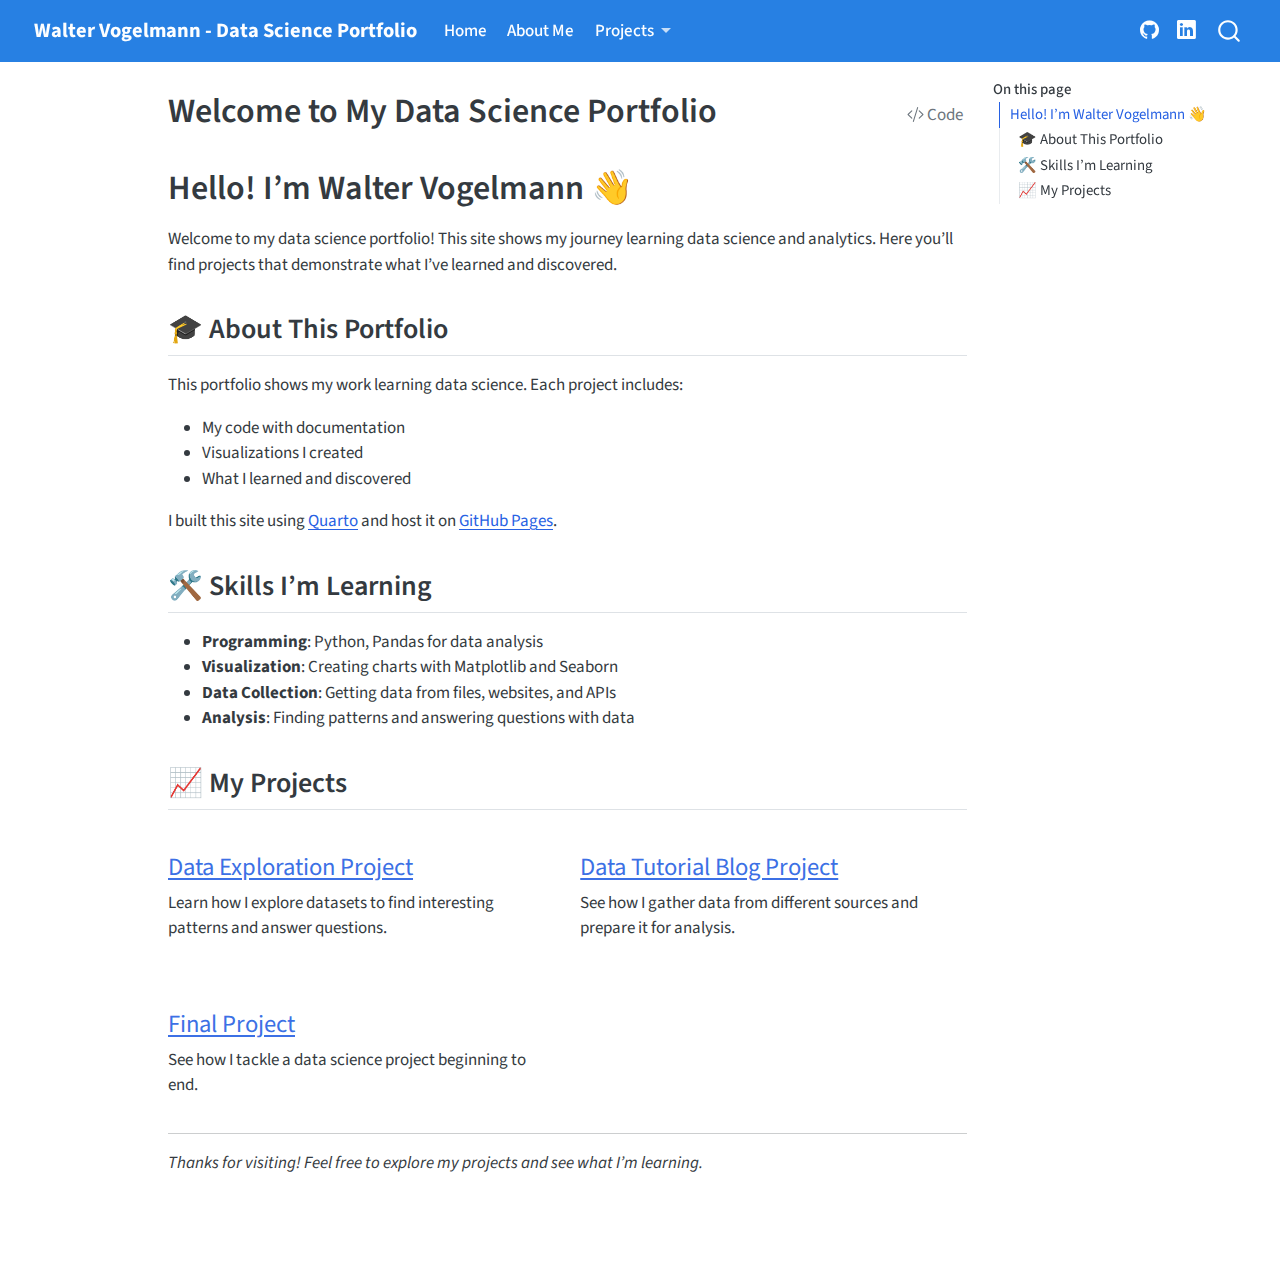
<file: index.html>
<!DOCTYPE html>
<html xmlns="http://www.w3.org/1999/xhtml" lang="en" xml:lang="en"><head>

<meta charset="utf-8">
<meta name="generator" content="quarto-1.8.24">

<meta name="viewport" content="width=device-width, initial-scale=1.0, user-scalable=yes">


<title>Welcome to My Data Science Portfolio – Walter Vogelmann - Data Science Portfolio</title>
<style>
code{white-space: pre-wrap;}
span.smallcaps{font-variant: small-caps;}
div.columns{display: flex; gap: min(4vw, 1.5em);}
div.column{flex: auto; overflow-x: auto;}
div.hanging-indent{margin-left: 1.5em; text-indent: -1.5em;}
ul.task-list{list-style: none;}
ul.task-list li input[type="checkbox"] {
  width: 0.8em;
  margin: 0 0.8em 0.2em -1em; /* quarto-specific, see https://github.com/quarto-dev/quarto-cli/issues/4556 */ 
  vertical-align: middle;
}
/* CSS for syntax highlighting */
html { -webkit-text-size-adjust: 100%; }
pre > code.sourceCode { white-space: pre; position: relative; }
pre > code.sourceCode > span { display: inline-block; line-height: 1.25; }
pre > code.sourceCode > span:empty { height: 1.2em; }
.sourceCode { overflow: visible; }
code.sourceCode > span { color: inherit; text-decoration: inherit; }
div.sourceCode { margin: 1em 0; }
pre.sourceCode { margin: 0; }
@media screen {
div.sourceCode { overflow: auto; }
}
@media print {
pre > code.sourceCode { white-space: pre-wrap; }
pre > code.sourceCode > span { text-indent: -5em; padding-left: 5em; }
}
pre.numberSource code
  { counter-reset: source-line 0; }
pre.numberSource code > span
  { position: relative; left: -4em; counter-increment: source-line; }
pre.numberSource code > span > a:first-child::before
  { content: counter(source-line);
    position: relative; left: -1em; text-align: right; vertical-align: baseline;
    border: none; display: inline-block;
    -webkit-touch-callout: none; -webkit-user-select: none;
    -khtml-user-select: none; -moz-user-select: none;
    -ms-user-select: none; user-select: none;
    padding: 0 4px; width: 4em;
  }
pre.numberSource { margin-left: 3em;  padding-left: 4px; }
div.sourceCode
  {   }
@media screen {
pre > code.sourceCode > span > a:first-child::before { text-decoration: underline; }
}
</style>


<script src="site_libs/quarto-nav/quarto-nav.js"></script>
<script src="site_libs/quarto-nav/headroom.min.js"></script>
<script src="site_libs/clipboard/clipboard.min.js"></script>
<script src="site_libs/quarto-search/autocomplete.umd.js"></script>
<script src="site_libs/quarto-search/fuse.min.js"></script>
<script src="site_libs/quarto-search/quarto-search.js"></script>
<meta name="quarto:offset" content="./">
<script src="site_libs/quarto-html/quarto.js" type="module"></script>
<script src="site_libs/quarto-html/tabsets/tabsets.js" type="module"></script>
<script src="site_libs/quarto-html/axe/axe-check.js" type="module"></script>
<script src="site_libs/quarto-html/popper.min.js"></script>
<script src="site_libs/quarto-html/tippy.umd.min.js"></script>
<script src="site_libs/quarto-html/anchor.min.js"></script>
<link href="site_libs/quarto-html/tippy.css" rel="stylesheet">
<link href="site_libs/quarto-html/quarto-syntax-highlighting-dc55a5b9e770e841cd82e46aadbfb9b0.css" rel="stylesheet" id="quarto-text-highlighting-styles">
<script src="site_libs/bootstrap/bootstrap.min.js"></script>
<link href="site_libs/bootstrap/bootstrap-icons.css" rel="stylesheet">
<link href="site_libs/bootstrap/bootstrap-f245066ca199b7326ac6b360085ddf3a.min.css" rel="stylesheet" append-hash="true" id="quarto-bootstrap" data-mode="light">
<script id="quarto-search-options" type="application/json">{
  "location": "navbar",
  "copy-button": false,
  "collapse-after": 3,
  "panel-placement": "end",
  "type": "overlay",
  "limit": 50,
  "keyboard-shortcut": [
    "f",
    "/",
    "s"
  ],
  "show-item-context": false,
  "language": {
    "search-no-results-text": "No results",
    "search-matching-documents-text": "matching documents",
    "search-copy-link-title": "Copy link to search",
    "search-hide-matches-text": "Hide additional matches",
    "search-more-match-text": "more match in this document",
    "search-more-matches-text": "more matches in this document",
    "search-clear-button-title": "Clear",
    "search-text-placeholder": "",
    "search-detached-cancel-button-title": "Cancel",
    "search-submit-button-title": "Submit",
    "search-label": "Search"
  }
}</script>


<link rel="stylesheet" href="styles.css">
</head>

<body class="nav-fixed quarto-light">

<div id="quarto-search-results"></div>
  <header id="quarto-header" class="headroom fixed-top">
    <nav class="navbar navbar-expand-lg " data-bs-theme="dark">
      <div class="navbar-container container-fluid">
      <div class="navbar-brand-container mx-auto">
    <a href="./index.html" class="navbar-brand navbar-brand-logo">
    </a>
    <a class="navbar-brand" href="./index.html">
    <span class="navbar-title">Walter Vogelmann - Data Science Portfolio</span>
    </a>
  </div>
            <div id="quarto-search" class="" title="Search"></div>
          <button class="navbar-toggler" type="button" data-bs-toggle="collapse" data-bs-target="#navbarCollapse" aria-controls="navbarCollapse" role="menu" aria-expanded="false" aria-label="Toggle navigation" onclick="if (window.quartoToggleHeadroom) { window.quartoToggleHeadroom(); }">
  <span class="navbar-toggler-icon"></span>
</button>
          <div class="collapse navbar-collapse" id="navbarCollapse">
            <ul class="navbar-nav navbar-nav-scroll me-auto">
  <li class="nav-item">
    <a class="nav-link active" href="./index.html" aria-current="page"> 
<span class="menu-text">Home</span></a>
  </li>  
  <li class="nav-item">
    <a class="nav-link" href="./about.html"> 
<span class="menu-text">About Me</span></a>
  </li>  
  <li class="nav-item dropdown ">
    <a class="nav-link dropdown-toggle" href="#" id="nav-menu-projects" role="link" data-bs-toggle="dropdown" aria-expanded="false">
 <span class="menu-text">Projects</span>
    </a>
    <ul class="dropdown-menu" aria-labelledby="nav-menu-projects">    
        <li>
    <a class="dropdown-item" href="./projects/index.html">
 <span class="dropdown-text">All Projects</span></a>
  </li>  
        <li><hr class="dropdown-divider"></li>
        <li>
    <a class="dropdown-item" href="./projects/eda.html">
 <span class="dropdown-text">Exploratory Data Analysis</span></a>
  </li>  
        <li>
    <a class="dropdown-item" href="./projects/data-tutorial-blog.html">
 <span class="dropdown-text">Data Tutorial Blog</span></a>
  </li>  
        <li>
    <a class="dropdown-item" href="./projects/final-project.html">
 <span class="dropdown-text">Final Project</span></a>
  </li>  
    </ul>
  </li>
</ul>
            <ul class="navbar-nav navbar-nav-scroll ms-auto">
  <li class="nav-item compact">
    <a class="nav-link" href="https://github.com/waltervogelmann"> <i class="bi bi-github" role="img">
</i> 
<span class="menu-text"></span></a>
  </li>  
  <li class="nav-item compact">
    <a class="nav-link" href="https://linkedin.com/in/wvogelmann"> <i class="bi bi-linkedin" role="img">
</i> 
<span class="menu-text"></span></a>
  </li>  
</ul>
          </div> <!-- /navcollapse -->
            <div class="quarto-navbar-tools">
</div>
      </div> <!-- /container-fluid -->
    </nav>
</header>
<!-- content -->
<div id="quarto-content" class="quarto-container page-columns page-rows-contents page-layout-article page-navbar">
<!-- sidebar -->
<!-- margin-sidebar -->
    <div id="quarto-margin-sidebar" class="sidebar margin-sidebar">
        <nav id="TOC" role="doc-toc" class="toc-active">
    <h2 id="toc-title">On this page</h2>
   
  <ul>
  <li><a href="#hello-im-walter-vogelmann" id="toc-hello-im-walter-vogelmann" class="nav-link active" data-scroll-target="#hello-im-walter-vogelmann">Hello! I’m Walter Vogelmann 👋</a>
  <ul class="collapse">
  <li><a href="#about-this-portfolio" id="toc-about-this-portfolio" class="nav-link" data-scroll-target="#about-this-portfolio">🎓 About This Portfolio</a></li>
  <li><a href="#skills-im-learning" id="toc-skills-im-learning" class="nav-link" data-scroll-target="#skills-im-learning">🛠️ Skills I’m Learning</a></li>
  <li><a href="#my-projects" id="toc-my-projects" class="nav-link" data-scroll-target="#my-projects">📈 My Projects</a></li>
  </ul></li>
  </ul>
</nav>
    </div>
<!-- main -->
<main class="content" id="quarto-document-content">

<header id="title-block-header" class="quarto-title-block default">
<div class="quarto-title">
<div class="quarto-title-block"><div><h1 class="title">Welcome to My Data Science Portfolio</h1><button type="button" class="btn code-tools-button" id="quarto-code-tools-source"><i class="bi"></i> Code</button></div></div>
</div>



<div class="quarto-title-meta">

    
  
    
  </div>
  


</header>


<section id="hello-im-walter-vogelmann" class="level1">
<h1>Hello! I’m Walter Vogelmann 👋</h1>
<p>Welcome to my data science portfolio! This site shows my journey learning data science and analytics. Here you’ll find projects that demonstrate what I’ve learned and discovered.</p>
<section id="about-this-portfolio" class="level2">
<h2 class="anchored" data-anchor-id="about-this-portfolio">🎓 About This Portfolio</h2>
<p>This portfolio shows my work learning data science. Each project includes:</p>
<ul>
<li>My code with documentation</li>
<li>Visualizations I created</li>
<li>What I learned and discovered</li>
</ul>
<p>I built this site using <a href="https://quarto.org/">Quarto</a> and host it on <a href="https://pages.github.com/">GitHub Pages</a>.</p>
</section>
<section id="skills-im-learning" class="level2">
<h2 class="anchored" data-anchor-id="skills-im-learning">🛠️ Skills I’m Learning</h2>
<ul>
<li><strong>Programming</strong>: Python, Pandas for data analysis</li>
<li><strong>Visualization</strong>: Creating charts with Matplotlib and Seaborn</li>
<li><strong>Data Collection</strong>: Getting data from files, websites, and APIs</li>
<li><strong>Analysis</strong>: Finding patterns and answering questions with data</li>
</ul>
</section>
<section id="my-projects" class="level2">
<h2 class="anchored" data-anchor-id="my-projects">📈 My Projects</h2>
<div class="grid">
<section id="data-exploration-project" class="level3 g-col-6">
<h3 class="anchored" data-anchor-id="data-exploration-project"><a href="./projects/eda.html">Data Exploration Project</a></h3>
<p>Learn how I explore datasets to find interesting patterns and answer questions.</p>
</section>
<section id="data-tutorial-blog-project" class="level3 g-col-6">
<h3 class="anchored" data-anchor-id="data-tutorial-blog-project"><a href="./projects/data-tutorial-blog.html">Data Tutorial Blog Project</a></h3>
<p>See how I gather data from different sources and prepare it for analysis.</p>
</section>
<section id="final-project" class="level3 g-col-6">
<h3 class="anchored" data-anchor-id="final-project"><a href="./projects/final-project.html">Final Project</a></h3>
<p>See how I tackle a data science project beginning to end.</p>
</section>
</div>
<hr>
<p><em>Thanks for visiting! Feel free to explore my projects and see what I’m learning.</em></p>


<!-- -->

</section>
</section>

</main> <!-- /main -->
<script id="quarto-html-after-body" type="application/javascript">
  window.document.addEventListener("DOMContentLoaded", function (event) {
    const icon = "";
    const anchorJS = new window.AnchorJS();
    anchorJS.options = {
      placement: 'right',
      icon: icon
    };
    anchorJS.add('.anchored');
    const isCodeAnnotation = (el) => {
      for (const clz of el.classList) {
        if (clz.startsWith('code-annotation-')) {                     
          return true;
        }
      }
      return false;
    }
    const onCopySuccess = function(e) {
      // button target
      const button = e.trigger;
      // don't keep focus
      button.blur();
      // flash "checked"
      button.classList.add('code-copy-button-checked');
      var currentTitle = button.getAttribute("title");
      button.setAttribute("title", "Copied!");
      let tooltip;
      if (window.bootstrap) {
        button.setAttribute("data-bs-toggle", "tooltip");
        button.setAttribute("data-bs-placement", "left");
        button.setAttribute("data-bs-title", "Copied!");
        tooltip = new bootstrap.Tooltip(button, 
          { trigger: "manual", 
            customClass: "code-copy-button-tooltip",
            offset: [0, -8]});
        tooltip.show();    
      }
      setTimeout(function() {
        if (tooltip) {
          tooltip.hide();
          button.removeAttribute("data-bs-title");
          button.removeAttribute("data-bs-toggle");
          button.removeAttribute("data-bs-placement");
        }
        button.setAttribute("title", currentTitle);
        button.classList.remove('code-copy-button-checked');
      }, 1000);
      // clear code selection
      e.clearSelection();
    }
    const getTextToCopy = function(trigger) {
      const outerScaffold = trigger.parentElement.cloneNode(true);
      const codeEl = outerScaffold.querySelector('code');
      for (const childEl of codeEl.children) {
        if (isCodeAnnotation(childEl)) {
          childEl.remove();
        }
      }
      return codeEl.innerText;
    }
    const clipboard = new window.ClipboardJS('.code-copy-button:not([data-in-quarto-modal])', {
      text: getTextToCopy
    });
    clipboard.on('success', onCopySuccess);
    if (window.document.getElementById('quarto-embedded-source-code-modal')) {
      const clipboardModal = new window.ClipboardJS('.code-copy-button[data-in-quarto-modal]', {
        text: getTextToCopy,
        container: window.document.getElementById('quarto-embedded-source-code-modal')
      });
      clipboardModal.on('success', onCopySuccess);
    }
    const viewSource = window.document.getElementById('quarto-view-source') ||
                       window.document.getElementById('quarto-code-tools-source');
    if (viewSource) {
      const sourceUrl = viewSource.getAttribute("data-quarto-source-url");
      viewSource.addEventListener("click", function(e) {
        if (sourceUrl) {
          // rstudio viewer pane
          if (/\bcapabilities=\b/.test(window.location)) {
            window.open(sourceUrl);
          } else {
            window.location.href = sourceUrl;
          }
        } else {
          const modal = new bootstrap.Modal(document.getElementById('quarto-embedded-source-code-modal'));
          modal.show();
        }
        return false;
      });
    }
    function toggleCodeHandler(show) {
      return function(e) {
        const detailsSrc = window.document.querySelectorAll(".cell > details > .sourceCode");
        for (let i=0; i<detailsSrc.length; i++) {
          const details = detailsSrc[i].parentElement;
          if (show) {
            details.open = true;
          } else {
            details.removeAttribute("open");
          }
        }
        const cellCodeDivs = window.document.querySelectorAll(".cell > .sourceCode");
        const fromCls = show ? "hidden" : "unhidden";
        const toCls = show ? "unhidden" : "hidden";
        for (let i=0; i<cellCodeDivs.length; i++) {
          const codeDiv = cellCodeDivs[i];
          if (codeDiv.classList.contains(fromCls)) {
            codeDiv.classList.remove(fromCls);
            codeDiv.classList.add(toCls);
          } 
        }
        return false;
      }
    }
    const hideAllCode = window.document.getElementById("quarto-hide-all-code");
    if (hideAllCode) {
      hideAllCode.addEventListener("click", toggleCodeHandler(false));
    }
    const showAllCode = window.document.getElementById("quarto-show-all-code");
    if (showAllCode) {
      showAllCode.addEventListener("click", toggleCodeHandler(true));
    }
      var localhostRegex = new RegExp(/^(?:http|https):\/\/localhost\:?[0-9]*\//);
      var mailtoRegex = new RegExp(/^mailto:/);
        var filterRegex = new RegExp('/' + window.location.host + '/');
      var isInternal = (href) => {
          return filterRegex.test(href) || localhostRegex.test(href) || mailtoRegex.test(href);
      }
      // Inspect non-navigation links and adorn them if external
     var links = window.document.querySelectorAll('a[href]:not(.nav-link):not(.navbar-brand):not(.toc-action):not(.sidebar-link):not(.sidebar-item-toggle):not(.pagination-link):not(.no-external):not([aria-hidden]):not(.dropdown-item):not(.quarto-navigation-tool):not(.about-link)');
      for (var i=0; i<links.length; i++) {
        const link = links[i];
        if (!isInternal(link.href)) {
          // undo the damage that might have been done by quarto-nav.js in the case of
          // links that we want to consider external
          if (link.dataset.originalHref !== undefined) {
            link.href = link.dataset.originalHref;
          }
        }
      }
    function tippyHover(el, contentFn, onTriggerFn, onUntriggerFn) {
      const config = {
        allowHTML: true,
        maxWidth: 500,
        delay: 100,
        arrow: false,
        appendTo: function(el) {
            return el.parentElement;
        },
        interactive: true,
        interactiveBorder: 10,
        theme: 'quarto',
        placement: 'bottom-start',
      };
      if (contentFn) {
        config.content = contentFn;
      }
      if (onTriggerFn) {
        config.onTrigger = onTriggerFn;
      }
      if (onUntriggerFn) {
        config.onUntrigger = onUntriggerFn;
      }
      window.tippy(el, config); 
    }
    const noterefs = window.document.querySelectorAll('a[role="doc-noteref"]');
    for (var i=0; i<noterefs.length; i++) {
      const ref = noterefs[i];
      tippyHover(ref, function() {
        // use id or data attribute instead here
        let href = ref.getAttribute('data-footnote-href') || ref.getAttribute('href');
        try { href = new URL(href).hash; } catch {}
        const id = href.replace(/^#\/?/, "");
        const note = window.document.getElementById(id);
        if (note) {
          return note.innerHTML;
        } else {
          return "";
        }
      });
    }
    const xrefs = window.document.querySelectorAll('a.quarto-xref');
    const processXRef = (id, note) => {
      // Strip column container classes
      const stripColumnClz = (el) => {
        el.classList.remove("page-full", "page-columns");
        if (el.children) {
          for (const child of el.children) {
            stripColumnClz(child);
          }
        }
      }
      stripColumnClz(note)
      if (id === null || id.startsWith('sec-')) {
        // Special case sections, only their first couple elements
        const container = document.createElement("div");
        if (note.children && note.children.length > 2) {
          container.appendChild(note.children[0].cloneNode(true));
          for (let i = 1; i < note.children.length; i++) {
            const child = note.children[i];
            if (child.tagName === "P" && child.innerText === "") {
              continue;
            } else {
              container.appendChild(child.cloneNode(true));
              break;
            }
          }
          if (window.Quarto?.typesetMath) {
            window.Quarto.typesetMath(container);
          }
          return container.innerHTML
        } else {
          if (window.Quarto?.typesetMath) {
            window.Quarto.typesetMath(note);
          }
          return note.innerHTML;
        }
      } else {
        // Remove any anchor links if they are present
        const anchorLink = note.querySelector('a.anchorjs-link');
        if (anchorLink) {
          anchorLink.remove();
        }
        if (window.Quarto?.typesetMath) {
          window.Quarto.typesetMath(note);
        }
        if (note.classList.contains("callout")) {
          return note.outerHTML;
        } else {
          return note.innerHTML;
        }
      }
    }
    for (var i=0; i<xrefs.length; i++) {
      const xref = xrefs[i];
      tippyHover(xref, undefined, function(instance) {
        instance.disable();
        let url = xref.getAttribute('href');
        let hash = undefined; 
        if (url.startsWith('#')) {
          hash = url;
        } else {
          try { hash = new URL(url).hash; } catch {}
        }
        if (hash) {
          const id = hash.replace(/^#\/?/, "");
          const note = window.document.getElementById(id);
          if (note !== null) {
            try {
              const html = processXRef(id, note.cloneNode(true));
              instance.setContent(html);
            } finally {
              instance.enable();
              instance.show();
            }
          } else {
            // See if we can fetch this
            fetch(url.split('#')[0])
            .then(res => res.text())
            .then(html => {
              const parser = new DOMParser();
              const htmlDoc = parser.parseFromString(html, "text/html");
              const note = htmlDoc.getElementById(id);
              if (note !== null) {
                const html = processXRef(id, note);
                instance.setContent(html);
              } 
            }).finally(() => {
              instance.enable();
              instance.show();
            });
          }
        } else {
          // See if we can fetch a full url (with no hash to target)
          // This is a special case and we should probably do some content thinning / targeting
          fetch(url)
          .then(res => res.text())
          .then(html => {
            const parser = new DOMParser();
            const htmlDoc = parser.parseFromString(html, "text/html");
            const note = htmlDoc.querySelector('main.content');
            if (note !== null) {
              // This should only happen for chapter cross references
              // (since there is no id in the URL)
              // remove the first header
              if (note.children.length > 0 && note.children[0].tagName === "HEADER") {
                note.children[0].remove();
              }
              const html = processXRef(null, note);
              instance.setContent(html);
            } 
          }).finally(() => {
            instance.enable();
            instance.show();
          });
        }
      }, function(instance) {
      });
    }
        let selectedAnnoteEl;
        const selectorForAnnotation = ( cell, annotation) => {
          let cellAttr = 'data-code-cell="' + cell + '"';
          let lineAttr = 'data-code-annotation="' +  annotation + '"';
          const selector = 'span[' + cellAttr + '][' + lineAttr + ']';
          return selector;
        }
        const selectCodeLines = (annoteEl) => {
          const doc = window.document;
          const targetCell = annoteEl.getAttribute("data-target-cell");
          const targetAnnotation = annoteEl.getAttribute("data-target-annotation");
          const annoteSpan = window.document.querySelector(selectorForAnnotation(targetCell, targetAnnotation));
          const lines = annoteSpan.getAttribute("data-code-lines").split(",");
          const lineIds = lines.map((line) => {
            return targetCell + "-" + line;
          })
          let top = null;
          let height = null;
          let parent = null;
          if (lineIds.length > 0) {
              //compute the position of the single el (top and bottom and make a div)
              const el = window.document.getElementById(lineIds[0]);
              top = el.offsetTop;
              height = el.offsetHeight;
              parent = el.parentElement.parentElement;
            if (lineIds.length > 1) {
              const lastEl = window.document.getElementById(lineIds[lineIds.length - 1]);
              const bottom = lastEl.offsetTop + lastEl.offsetHeight;
              height = bottom - top;
            }
            if (top !== null && height !== null && parent !== null) {
              // cook up a div (if necessary) and position it 
              let div = window.document.getElementById("code-annotation-line-highlight");
              if (div === null) {
                div = window.document.createElement("div");
                div.setAttribute("id", "code-annotation-line-highlight");
                div.style.position = 'absolute';
                parent.appendChild(div);
              }
              div.style.top = top - 2 + "px";
              div.style.height = height + 4 + "px";
              div.style.left = 0;
              let gutterDiv = window.document.getElementById("code-annotation-line-highlight-gutter");
              if (gutterDiv === null) {
                gutterDiv = window.document.createElement("div");
                gutterDiv.setAttribute("id", "code-annotation-line-highlight-gutter");
                gutterDiv.style.position = 'absolute';
                const codeCell = window.document.getElementById(targetCell);
                const gutter = codeCell.querySelector('.code-annotation-gutter');
                gutter.appendChild(gutterDiv);
              }
              gutterDiv.style.top = top - 2 + "px";
              gutterDiv.style.height = height + 4 + "px";
            }
            selectedAnnoteEl = annoteEl;
          }
        };
        const unselectCodeLines = () => {
          const elementsIds = ["code-annotation-line-highlight", "code-annotation-line-highlight-gutter"];
          elementsIds.forEach((elId) => {
            const div = window.document.getElementById(elId);
            if (div) {
              div.remove();
            }
          });
          selectedAnnoteEl = undefined;
        };
          // Handle positioning of the toggle
      window.addEventListener(
        "resize",
        throttle(() => {
          elRect = undefined;
          if (selectedAnnoteEl) {
            selectCodeLines(selectedAnnoteEl);
          }
        }, 10)
      );
      function throttle(fn, ms) {
      let throttle = false;
      let timer;
        return (...args) => {
          if(!throttle) { // first call gets through
              fn.apply(this, args);
              throttle = true;
          } else { // all the others get throttled
              if(timer) clearTimeout(timer); // cancel #2
              timer = setTimeout(() => {
                fn.apply(this, args);
                timer = throttle = false;
              }, ms);
          }
        };
      }
        // Attach click handler to the DT
        const annoteDls = window.document.querySelectorAll('dt[data-target-cell]');
        for (const annoteDlNode of annoteDls) {
          annoteDlNode.addEventListener('click', (event) => {
            const clickedEl = event.target;
            if (clickedEl !== selectedAnnoteEl) {
              unselectCodeLines();
              const activeEl = window.document.querySelector('dt[data-target-cell].code-annotation-active');
              if (activeEl) {
                activeEl.classList.remove('code-annotation-active');
              }
              selectCodeLines(clickedEl);
              clickedEl.classList.add('code-annotation-active');
            } else {
              // Unselect the line
              unselectCodeLines();
              clickedEl.classList.remove('code-annotation-active');
            }
          });
        }
    const findCites = (el) => {
      const parentEl = el.parentElement;
      if (parentEl) {
        const cites = parentEl.dataset.cites;
        if (cites) {
          return {
            el,
            cites: cites.split(' ')
          };
        } else {
          return findCites(el.parentElement)
        }
      } else {
        return undefined;
      }
    };
    var bibliorefs = window.document.querySelectorAll('a[role="doc-biblioref"]');
    for (var i=0; i<bibliorefs.length; i++) {
      const ref = bibliorefs[i];
      const citeInfo = findCites(ref);
      if (citeInfo) {
        tippyHover(citeInfo.el, function() {
          var popup = window.document.createElement('div');
          citeInfo.cites.forEach(function(cite) {
            var citeDiv = window.document.createElement('div');
            citeDiv.classList.add('hanging-indent');
            citeDiv.classList.add('csl-entry');
            var biblioDiv = window.document.getElementById('ref-' + cite);
            if (biblioDiv) {
              citeDiv.innerHTML = biblioDiv.innerHTML;
            }
            popup.appendChild(citeDiv);
          });
          return popup.innerHTML;
        });
      }
    }
  });
  </script><div class="modal fade" id="quarto-embedded-source-code-modal" tabindex="-1" aria-labelledby="quarto-embedded-source-code-modal-label" aria-hidden="true"><div class="modal-dialog modal-dialog-scrollable"><div class="modal-content"><div class="modal-header"><h5 class="modal-title" id="quarto-embedded-source-code-modal-label">Source Code</h5><button class="btn-close" data-bs-dismiss="modal"></button></div><div class="modal-body"><div class="">
<div class="code-copy-outer-scaffold"><div class="sourceCode" id="cb1" data-shortcodes="false"><pre class="sourceCode markdown code-with-copy"><code class="sourceCode markdown"><span id="cb1-1"><a href="#cb1-1" aria-hidden="true" tabindex="-1"></a><span class="co">---</span></span>
<span id="cb1-2"><a href="#cb1-2" aria-hidden="true" tabindex="-1"></a><span class="an">title:</span><span class="co"> "Welcome to My Data Science Portfolio"</span></span>
<span id="cb1-3"><a href="#cb1-3" aria-hidden="true" tabindex="-1"></a><span class="co">---</span></span>
<span id="cb1-4"><a href="#cb1-4" aria-hidden="true" tabindex="-1"></a></span>
<span id="cb1-5"><a href="#cb1-5" aria-hidden="true" tabindex="-1"></a><span class="fu"># Hello! I'm Walter Vogelmann 👋</span></span>
<span id="cb1-6"><a href="#cb1-6" aria-hidden="true" tabindex="-1"></a></span>
<span id="cb1-7"><a href="#cb1-7" aria-hidden="true" tabindex="-1"></a>Welcome to my data science portfolio! This site shows my journey learning data science and analytics. Here you'll find projects that demonstrate what I've learned and discovered.</span>
<span id="cb1-8"><a href="#cb1-8" aria-hidden="true" tabindex="-1"></a></span>
<span id="cb1-9"><a href="#cb1-9" aria-hidden="true" tabindex="-1"></a><span class="fu">## 🎓 About This Portfolio</span></span>
<span id="cb1-10"><a href="#cb1-10" aria-hidden="true" tabindex="-1"></a></span>
<span id="cb1-11"><a href="#cb1-11" aria-hidden="true" tabindex="-1"></a>This portfolio shows my work learning data science. Each project includes:</span>
<span id="cb1-12"><a href="#cb1-12" aria-hidden="true" tabindex="-1"></a></span>
<span id="cb1-13"><a href="#cb1-13" aria-hidden="true" tabindex="-1"></a><span class="ss">- </span>My code with documentation</span>
<span id="cb1-14"><a href="#cb1-14" aria-hidden="true" tabindex="-1"></a><span class="ss">- </span>Visualizations I created</span>
<span id="cb1-15"><a href="#cb1-15" aria-hidden="true" tabindex="-1"></a><span class="ss">- </span>What I learned and discovered</span>
<span id="cb1-16"><a href="#cb1-16" aria-hidden="true" tabindex="-1"></a></span>
<span id="cb1-17"><a href="#cb1-17" aria-hidden="true" tabindex="-1"></a>I built this site using <span class="co">[</span><span class="ot">Quarto</span><span class="co">](https://quarto.org/)</span> and host it on <span class="co">[</span><span class="ot">GitHub Pages</span><span class="co">](https://pages.github.com/)</span>.</span>
<span id="cb1-18"><a href="#cb1-18" aria-hidden="true" tabindex="-1"></a></span>
<span id="cb1-19"><a href="#cb1-19" aria-hidden="true" tabindex="-1"></a><span class="fu">## 🛠️ Skills I'm Learning</span></span>
<span id="cb1-20"><a href="#cb1-20" aria-hidden="true" tabindex="-1"></a></span>
<span id="cb1-21"><a href="#cb1-21" aria-hidden="true" tabindex="-1"></a><span class="ss">- </span>**Programming**: Python, Pandas for data analysis</span>
<span id="cb1-22"><a href="#cb1-22" aria-hidden="true" tabindex="-1"></a><span class="ss">- </span>**Visualization**: Creating charts with Matplotlib and Seaborn</span>
<span id="cb1-23"><a href="#cb1-23" aria-hidden="true" tabindex="-1"></a><span class="ss">- </span>**Data Collection**: Getting data from files, websites, and APIs</span>
<span id="cb1-24"><a href="#cb1-24" aria-hidden="true" tabindex="-1"></a><span class="ss">- </span>**Analysis**: Finding patterns and answering questions with data</span>
<span id="cb1-25"><a href="#cb1-25" aria-hidden="true" tabindex="-1"></a></span>
<span id="cb1-26"><a href="#cb1-26" aria-hidden="true" tabindex="-1"></a><span class="fu">## 📈 My Projects</span></span>
<span id="cb1-27"><a href="#cb1-27" aria-hidden="true" tabindex="-1"></a></span>
<span id="cb1-28"><a href="#cb1-28" aria-hidden="true" tabindex="-1"></a>::: {.grid}</span>
<span id="cb1-29"><a href="#cb1-29" aria-hidden="true" tabindex="-1"></a></span>
<span id="cb1-30"><a href="#cb1-30" aria-hidden="true" tabindex="-1"></a>::: {.g-col-6}</span>
<span id="cb1-31"><a href="#cb1-31" aria-hidden="true" tabindex="-1"></a><span class="fu">### [Data Exploration Project](projects/eda.qmd)</span></span>
<span id="cb1-32"><a href="#cb1-32" aria-hidden="true" tabindex="-1"></a>Learn how I explore datasets to find interesting patterns and answer questions.</span>
<span id="cb1-33"><a href="#cb1-33" aria-hidden="true" tabindex="-1"></a>:::</span>
<span id="cb1-34"><a href="#cb1-34" aria-hidden="true" tabindex="-1"></a></span>
<span id="cb1-35"><a href="#cb1-35" aria-hidden="true" tabindex="-1"></a>::: {.g-col-6}</span>
<span id="cb1-36"><a href="#cb1-36" aria-hidden="true" tabindex="-1"></a><span class="fu">### [Data Tutorial Blog Project](projects/data-tutorial-blog.qmd)</span></span>
<span id="cb1-37"><a href="#cb1-37" aria-hidden="true" tabindex="-1"></a>See how I gather data from different sources and prepare it for analysis.</span>
<span id="cb1-38"><a href="#cb1-38" aria-hidden="true" tabindex="-1"></a>:::</span>
<span id="cb1-39"><a href="#cb1-39" aria-hidden="true" tabindex="-1"></a></span>
<span id="cb1-40"><a href="#cb1-40" aria-hidden="true" tabindex="-1"></a>::: {.g-col-6}</span>
<span id="cb1-41"><a href="#cb1-41" aria-hidden="true" tabindex="-1"></a><span class="fu">### [Final Project](projects/final-project.qmd)</span></span>
<span id="cb1-42"><a href="#cb1-42" aria-hidden="true" tabindex="-1"></a>See how I tackle a data science project beginning to end.</span>
<span id="cb1-43"><a href="#cb1-43" aria-hidden="true" tabindex="-1"></a>:::</span>
<span id="cb1-44"><a href="#cb1-44" aria-hidden="true" tabindex="-1"></a></span>
<span id="cb1-45"><a href="#cb1-45" aria-hidden="true" tabindex="-1"></a>:::</span>
<span id="cb1-46"><a href="#cb1-46" aria-hidden="true" tabindex="-1"></a></span>
<span id="cb1-47"><a href="#cb1-47" aria-hidden="true" tabindex="-1"></a>---</span>
<span id="cb1-48"><a href="#cb1-48" aria-hidden="true" tabindex="-1"></a></span>
<span id="cb1-49"><a href="#cb1-49" aria-hidden="true" tabindex="-1"></a>*Thanks for visiting! Feel free to explore my projects and see what I'm learning.*</span></code></pre></div><button title="Copy to Clipboard" class="code-copy-button" data-in-quarto-modal=""><i class="bi"></i></button></div>
</div></div></div></div></div>
</div> <!-- /content -->




</body></html>
</file>
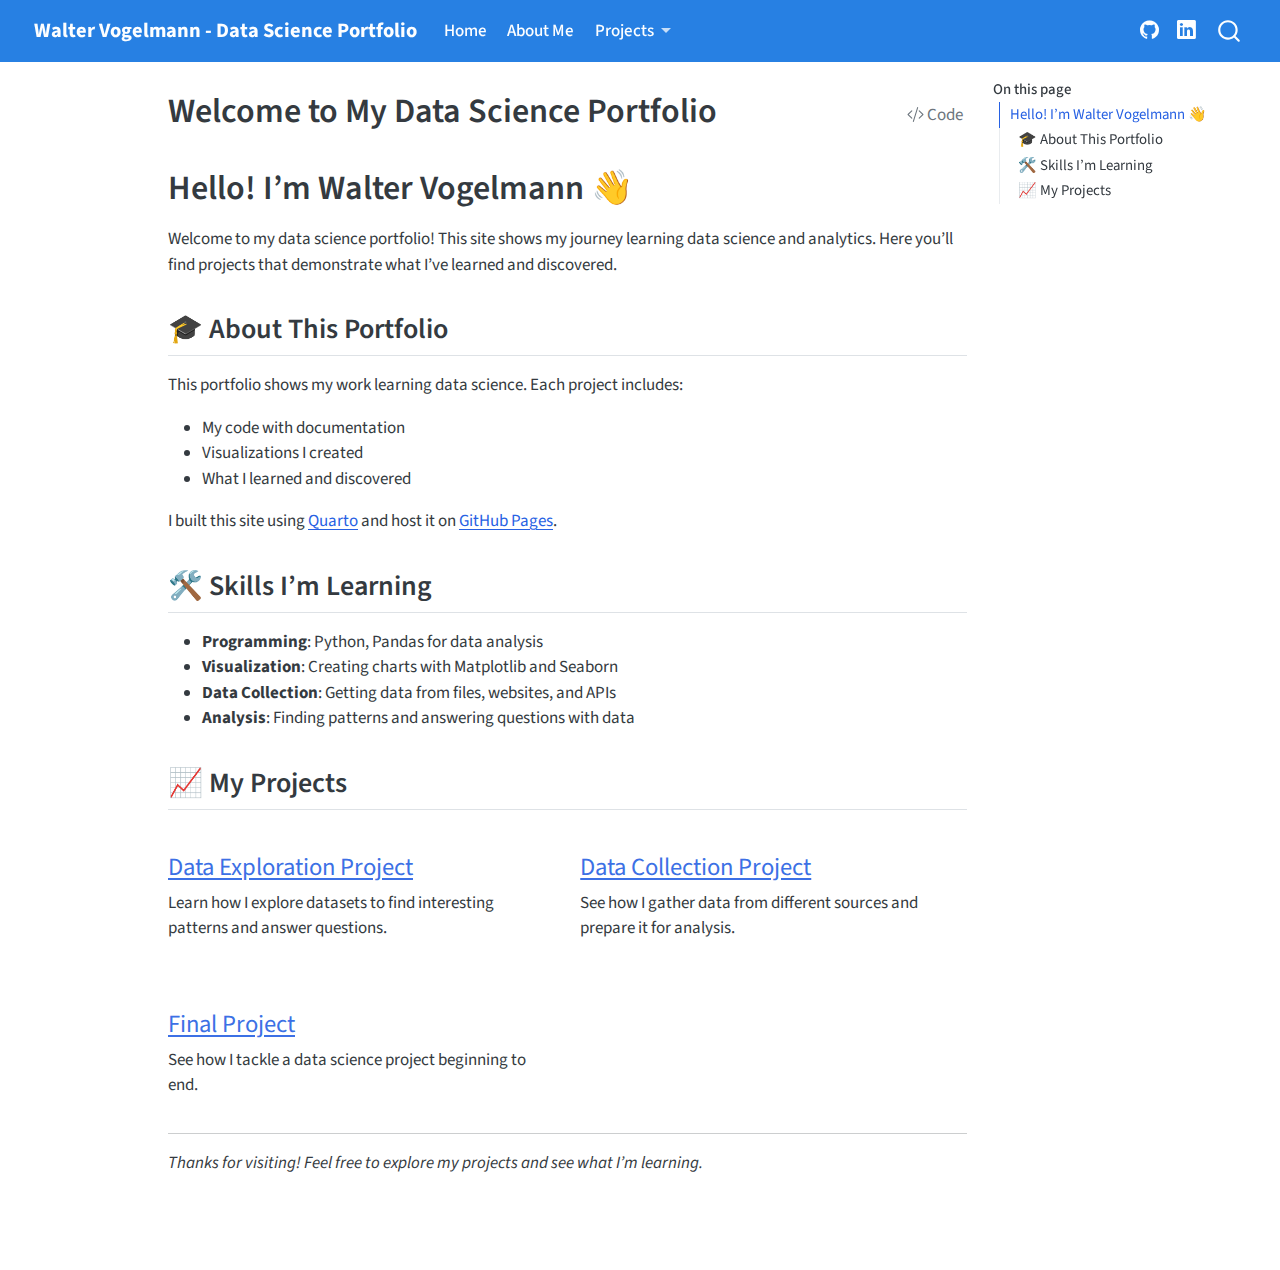
<file: docs/index.html>
<!DOCTYPE html>
<html xmlns="http://www.w3.org/1999/xhtml" lang="en" xml:lang="en"><head>

<meta charset="utf-8">
<meta name="generator" content="quarto-1.8.24">

<meta name="viewport" content="width=device-width, initial-scale=1.0, user-scalable=yes">


<title>Welcome to My Data Science Portfolio – Walter Vogelmann - Data Science Portfolio</title>
<style>
code{white-space: pre-wrap;}
span.smallcaps{font-variant: small-caps;}
div.columns{display: flex; gap: min(4vw, 1.5em);}
div.column{flex: auto; overflow-x: auto;}
div.hanging-indent{margin-left: 1.5em; text-indent: -1.5em;}
ul.task-list{list-style: none;}
ul.task-list li input[type="checkbox"] {
  width: 0.8em;
  margin: 0 0.8em 0.2em -1em; /* quarto-specific, see https://github.com/quarto-dev/quarto-cli/issues/4556 */ 
  vertical-align: middle;
}
/* CSS for syntax highlighting */
html { -webkit-text-size-adjust: 100%; }
pre > code.sourceCode { white-space: pre; position: relative; }
pre > code.sourceCode > span { display: inline-block; line-height: 1.25; }
pre > code.sourceCode > span:empty { height: 1.2em; }
.sourceCode { overflow: visible; }
code.sourceCode > span { color: inherit; text-decoration: inherit; }
div.sourceCode { margin: 1em 0; }
pre.sourceCode { margin: 0; }
@media screen {
div.sourceCode { overflow: auto; }
}
@media print {
pre > code.sourceCode { white-space: pre-wrap; }
pre > code.sourceCode > span { text-indent: -5em; padding-left: 5em; }
}
pre.numberSource code
  { counter-reset: source-line 0; }
pre.numberSource code > span
  { position: relative; left: -4em; counter-increment: source-line; }
pre.numberSource code > span > a:first-child::before
  { content: counter(source-line);
    position: relative; left: -1em; text-align: right; vertical-align: baseline;
    border: none; display: inline-block;
    -webkit-touch-callout: none; -webkit-user-select: none;
    -khtml-user-select: none; -moz-user-select: none;
    -ms-user-select: none; user-select: none;
    padding: 0 4px; width: 4em;
  }
pre.numberSource { margin-left: 3em;  padding-left: 4px; }
div.sourceCode
  {   }
@media screen {
pre > code.sourceCode > span > a:first-child::before { text-decoration: underline; }
}
</style>


<script src="site_libs/quarto-nav/quarto-nav.js"></script>
<script src="site_libs/quarto-nav/headroom.min.js"></script>
<script src="site_libs/clipboard/clipboard.min.js"></script>
<script src="site_libs/quarto-search/autocomplete.umd.js"></script>
<script src="site_libs/quarto-search/fuse.min.js"></script>
<script src="site_libs/quarto-search/quarto-search.js"></script>
<meta name="quarto:offset" content="./">
<script src="site_libs/quarto-html/quarto.js" type="module"></script>
<script src="site_libs/quarto-html/tabsets/tabsets.js" type="module"></script>
<script src="site_libs/quarto-html/axe/axe-check.js" type="module"></script>
<script src="site_libs/quarto-html/popper.min.js"></script>
<script src="site_libs/quarto-html/tippy.umd.min.js"></script>
<script src="site_libs/quarto-html/anchor.min.js"></script>
<link href="site_libs/quarto-html/tippy.css" rel="stylesheet">
<link href="site_libs/quarto-html/quarto-syntax-highlighting-dc55a5b9e770e841cd82e46aadbfb9b0.css" rel="stylesheet" id="quarto-text-highlighting-styles">
<script src="site_libs/bootstrap/bootstrap.min.js"></script>
<link href="site_libs/bootstrap/bootstrap-icons.css" rel="stylesheet">
<link href="site_libs/bootstrap/bootstrap-f245066ca199b7326ac6b360085ddf3a.min.css" rel="stylesheet" append-hash="true" id="quarto-bootstrap" data-mode="light">
<script id="quarto-search-options" type="application/json">{
  "location": "navbar",
  "copy-button": false,
  "collapse-after": 3,
  "panel-placement": "end",
  "type": "overlay",
  "limit": 50,
  "keyboard-shortcut": [
    "f",
    "/",
    "s"
  ],
  "show-item-context": false,
  "language": {
    "search-no-results-text": "No results",
    "search-matching-documents-text": "matching documents",
    "search-copy-link-title": "Copy link to search",
    "search-hide-matches-text": "Hide additional matches",
    "search-more-match-text": "more match in this document",
    "search-more-matches-text": "more matches in this document",
    "search-clear-button-title": "Clear",
    "search-text-placeholder": "",
    "search-detached-cancel-button-title": "Cancel",
    "search-submit-button-title": "Submit",
    "search-label": "Search"
  }
}</script>


<link rel="stylesheet" href="styles.css">
</head>

<body class="nav-fixed quarto-light">

<div id="quarto-search-results"></div>
  <header id="quarto-header" class="headroom fixed-top">
    <nav class="navbar navbar-expand-lg " data-bs-theme="dark">
      <div class="navbar-container container-fluid">
      <div class="navbar-brand-container mx-auto">
    <a href="./index.html" class="navbar-brand navbar-brand-logo">
    </a>
    <a class="navbar-brand" href="./index.html">
    <span class="navbar-title">Walter Vogelmann - Data Science Portfolio</span>
    </a>
  </div>
            <div id="quarto-search" class="" title="Search"></div>
          <button class="navbar-toggler" type="button" data-bs-toggle="collapse" data-bs-target="#navbarCollapse" aria-controls="navbarCollapse" role="menu" aria-expanded="false" aria-label="Toggle navigation" onclick="if (window.quartoToggleHeadroom) { window.quartoToggleHeadroom(); }">
  <span class="navbar-toggler-icon"></span>
</button>
          <div class="collapse navbar-collapse" id="navbarCollapse">
            <ul class="navbar-nav navbar-nav-scroll me-auto">
  <li class="nav-item">
    <a class="nav-link active" href="./index.html" aria-current="page"> 
<span class="menu-text">Home</span></a>
  </li>  
  <li class="nav-item">
    <a class="nav-link" href="./about.html"> 
<span class="menu-text">About Me</span></a>
  </li>  
  <li class="nav-item dropdown ">
    <a class="nav-link dropdown-toggle" href="#" id="nav-menu-projects" role="link" data-bs-toggle="dropdown" aria-expanded="false">
 <span class="menu-text">Projects</span>
    </a>
    <ul class="dropdown-menu" aria-labelledby="nav-menu-projects">    
        <li>
    <a class="dropdown-item" href="./projects/index.html">
 <span class="dropdown-text">All Projects</span></a>
  </li>  
        <li><hr class="dropdown-divider"></li>
        <li>
    <a class="dropdown-item" href="./projects/eda.html">
 <span class="dropdown-text">Exploratory Data Analysis</span></a>
  </li>  
        <li>
    <a class="dropdown-item" href="./projects/data-acquisition.html">
 <span class="dropdown-text">Data Acquisition</span></a>
  </li>  
        <li>
    <a class="dropdown-item" href="./projects/final-project.html">
 <span class="dropdown-text">Final Project</span></a>
  </li>  
    </ul>
  </li>
</ul>
            <ul class="navbar-nav navbar-nav-scroll ms-auto">
  <li class="nav-item compact">
    <a class="nav-link" href="https://github.com/waltervogelmann"> <i class="bi bi-github" role="img">
</i> 
<span class="menu-text"></span></a>
  </li>  
  <li class="nav-item compact">
    <a class="nav-link" href="https://linkedin.com/in/wvogelmann"> <i class="bi bi-linkedin" role="img">
</i> 
<span class="menu-text"></span></a>
  </li>  
</ul>
          </div> <!-- /navcollapse -->
            <div class="quarto-navbar-tools">
</div>
      </div> <!-- /container-fluid -->
    </nav>
</header>
<!-- content -->
<div id="quarto-content" class="quarto-container page-columns page-rows-contents page-layout-article page-navbar">
<!-- sidebar -->
<!-- margin-sidebar -->
    <div id="quarto-margin-sidebar" class="sidebar margin-sidebar">
        <nav id="TOC" role="doc-toc" class="toc-active">
    <h2 id="toc-title">On this page</h2>
   
  <ul>
  <li><a href="#hello-im-walter-vogelmann" id="toc-hello-im-walter-vogelmann" class="nav-link active" data-scroll-target="#hello-im-walter-vogelmann">Hello! I’m Walter Vogelmann 👋</a>
  <ul class="collapse">
  <li><a href="#about-this-portfolio" id="toc-about-this-portfolio" class="nav-link" data-scroll-target="#about-this-portfolio">🎓 About This Portfolio</a></li>
  <li><a href="#skills-im-learning" id="toc-skills-im-learning" class="nav-link" data-scroll-target="#skills-im-learning">🛠️ Skills I’m Learning</a></li>
  <li><a href="#my-projects" id="toc-my-projects" class="nav-link" data-scroll-target="#my-projects">📈 My Projects</a></li>
  </ul></li>
  </ul>
</nav>
    </div>
<!-- main -->
<main class="content" id="quarto-document-content">

<header id="title-block-header" class="quarto-title-block default">
<div class="quarto-title">
<div class="quarto-title-block"><div><h1 class="title">Welcome to My Data Science Portfolio</h1><button type="button" class="btn code-tools-button" id="quarto-code-tools-source"><i class="bi"></i> Code</button></div></div>
</div>



<div class="quarto-title-meta">

    
  
    
  </div>
  


</header>


<section id="hello-im-walter-vogelmann" class="level1">
<h1>Hello! I’m Walter Vogelmann 👋</h1>
<p>Welcome to my data science portfolio! This site shows my journey learning data science and analytics. Here you’ll find projects that demonstrate what I’ve learned and discovered.</p>
<section id="about-this-portfolio" class="level2">
<h2 class="anchored" data-anchor-id="about-this-portfolio">🎓 About This Portfolio</h2>
<p>This portfolio shows my work learning data science. Each project includes:</p>
<ul>
<li>My code with documentation</li>
<li>Visualizations I created</li>
<li>What I learned and discovered</li>
</ul>
<p>I built this site using <a href="https://quarto.org/">Quarto</a> and host it on <a href="https://pages.github.com/">GitHub Pages</a>.</p>
</section>
<section id="skills-im-learning" class="level2">
<h2 class="anchored" data-anchor-id="skills-im-learning">🛠️ Skills I’m Learning</h2>
<ul>
<li><strong>Programming</strong>: Python, Pandas for data analysis</li>
<li><strong>Visualization</strong>: Creating charts with Matplotlib and Seaborn</li>
<li><strong>Data Collection</strong>: Getting data from files, websites, and APIs</li>
<li><strong>Analysis</strong>: Finding patterns and answering questions with data</li>
</ul>
</section>
<section id="my-projects" class="level2">
<h2 class="anchored" data-anchor-id="my-projects">📈 My Projects</h2>
<div class="grid">
<section id="data-exploration-project" class="level3 g-col-6">
<h3 class="anchored" data-anchor-id="data-exploration-project"><a href="./projects/eda.html">Data Exploration Project</a></h3>
<p>Learn how I explore datasets to find interesting patterns and answer questions.</p>
</section>
<section id="data-collection-project" class="level3 g-col-6">
<h3 class="anchored" data-anchor-id="data-collection-project"><a href="./projects/data-acquisition.html">Data Collection Project</a></h3>
<p>See how I gather data from different sources and prepare it for analysis.</p>
</section>
<section id="final-project" class="level3 g-col-6">
<h3 class="anchored" data-anchor-id="final-project"><a href="./projects/final-project.html">Final Project</a></h3>
<p>See how I tackle a data science project beginning to end.</p>
</section>
</div>
<hr>
<p><em>Thanks for visiting! Feel free to explore my projects and see what I’m learning.</em></p>


<!-- -->

</section>
</section>

</main> <!-- /main -->
<script id="quarto-html-after-body" type="application/javascript">
  window.document.addEventListener("DOMContentLoaded", function (event) {
    const icon = "";
    const anchorJS = new window.AnchorJS();
    anchorJS.options = {
      placement: 'right',
      icon: icon
    };
    anchorJS.add('.anchored');
    const isCodeAnnotation = (el) => {
      for (const clz of el.classList) {
        if (clz.startsWith('code-annotation-')) {                     
          return true;
        }
      }
      return false;
    }
    const onCopySuccess = function(e) {
      // button target
      const button = e.trigger;
      // don't keep focus
      button.blur();
      // flash "checked"
      button.classList.add('code-copy-button-checked');
      var currentTitle = button.getAttribute("title");
      button.setAttribute("title", "Copied!");
      let tooltip;
      if (window.bootstrap) {
        button.setAttribute("data-bs-toggle", "tooltip");
        button.setAttribute("data-bs-placement", "left");
        button.setAttribute("data-bs-title", "Copied!");
        tooltip = new bootstrap.Tooltip(button, 
          { trigger: "manual", 
            customClass: "code-copy-button-tooltip",
            offset: [0, -8]});
        tooltip.show();    
      }
      setTimeout(function() {
        if (tooltip) {
          tooltip.hide();
          button.removeAttribute("data-bs-title");
          button.removeAttribute("data-bs-toggle");
          button.removeAttribute("data-bs-placement");
        }
        button.setAttribute("title", currentTitle);
        button.classList.remove('code-copy-button-checked');
      }, 1000);
      // clear code selection
      e.clearSelection();
    }
    const getTextToCopy = function(trigger) {
      const outerScaffold = trigger.parentElement.cloneNode(true);
      const codeEl = outerScaffold.querySelector('code');
      for (const childEl of codeEl.children) {
        if (isCodeAnnotation(childEl)) {
          childEl.remove();
        }
      }
      return codeEl.innerText;
    }
    const clipboard = new window.ClipboardJS('.code-copy-button:not([data-in-quarto-modal])', {
      text: getTextToCopy
    });
    clipboard.on('success', onCopySuccess);
    if (window.document.getElementById('quarto-embedded-source-code-modal')) {
      const clipboardModal = new window.ClipboardJS('.code-copy-button[data-in-quarto-modal]', {
        text: getTextToCopy,
        container: window.document.getElementById('quarto-embedded-source-code-modal')
      });
      clipboardModal.on('success', onCopySuccess);
    }
    const viewSource = window.document.getElementById('quarto-view-source') ||
                       window.document.getElementById('quarto-code-tools-source');
    if (viewSource) {
      const sourceUrl = viewSource.getAttribute("data-quarto-source-url");
      viewSource.addEventListener("click", function(e) {
        if (sourceUrl) {
          // rstudio viewer pane
          if (/\bcapabilities=\b/.test(window.location)) {
            window.open(sourceUrl);
          } else {
            window.location.href = sourceUrl;
          }
        } else {
          const modal = new bootstrap.Modal(document.getElementById('quarto-embedded-source-code-modal'));
          modal.show();
        }
        return false;
      });
    }
    function toggleCodeHandler(show) {
      return function(e) {
        const detailsSrc = window.document.querySelectorAll(".cell > details > .sourceCode");
        for (let i=0; i<detailsSrc.length; i++) {
          const details = detailsSrc[i].parentElement;
          if (show) {
            details.open = true;
          } else {
            details.removeAttribute("open");
          }
        }
        const cellCodeDivs = window.document.querySelectorAll(".cell > .sourceCode");
        const fromCls = show ? "hidden" : "unhidden";
        const toCls = show ? "unhidden" : "hidden";
        for (let i=0; i<cellCodeDivs.length; i++) {
          const codeDiv = cellCodeDivs[i];
          if (codeDiv.classList.contains(fromCls)) {
            codeDiv.classList.remove(fromCls);
            codeDiv.classList.add(toCls);
          } 
        }
        return false;
      }
    }
    const hideAllCode = window.document.getElementById("quarto-hide-all-code");
    if (hideAllCode) {
      hideAllCode.addEventListener("click", toggleCodeHandler(false));
    }
    const showAllCode = window.document.getElementById("quarto-show-all-code");
    if (showAllCode) {
      showAllCode.addEventListener("click", toggleCodeHandler(true));
    }
      var localhostRegex = new RegExp(/^(?:http|https):\/\/localhost\:?[0-9]*\//);
      var mailtoRegex = new RegExp(/^mailto:/);
        var filterRegex = new RegExp('/' + window.location.host + '/');
      var isInternal = (href) => {
          return filterRegex.test(href) || localhostRegex.test(href) || mailtoRegex.test(href);
      }
      // Inspect non-navigation links and adorn them if external
     var links = window.document.querySelectorAll('a[href]:not(.nav-link):not(.navbar-brand):not(.toc-action):not(.sidebar-link):not(.sidebar-item-toggle):not(.pagination-link):not(.no-external):not([aria-hidden]):not(.dropdown-item):not(.quarto-navigation-tool):not(.about-link)');
      for (var i=0; i<links.length; i++) {
        const link = links[i];
        if (!isInternal(link.href)) {
          // undo the damage that might have been done by quarto-nav.js in the case of
          // links that we want to consider external
          if (link.dataset.originalHref !== undefined) {
            link.href = link.dataset.originalHref;
          }
        }
      }
    function tippyHover(el, contentFn, onTriggerFn, onUntriggerFn) {
      const config = {
        allowHTML: true,
        maxWidth: 500,
        delay: 100,
        arrow: false,
        appendTo: function(el) {
            return el.parentElement;
        },
        interactive: true,
        interactiveBorder: 10,
        theme: 'quarto',
        placement: 'bottom-start',
      };
      if (contentFn) {
        config.content = contentFn;
      }
      if (onTriggerFn) {
        config.onTrigger = onTriggerFn;
      }
      if (onUntriggerFn) {
        config.onUntrigger = onUntriggerFn;
      }
      window.tippy(el, config); 
    }
    const noterefs = window.document.querySelectorAll('a[role="doc-noteref"]');
    for (var i=0; i<noterefs.length; i++) {
      const ref = noterefs[i];
      tippyHover(ref, function() {
        // use id or data attribute instead here
        let href = ref.getAttribute('data-footnote-href') || ref.getAttribute('href');
        try { href = new URL(href).hash; } catch {}
        const id = href.replace(/^#\/?/, "");
        const note = window.document.getElementById(id);
        if (note) {
          return note.innerHTML;
        } else {
          return "";
        }
      });
    }
    const xrefs = window.document.querySelectorAll('a.quarto-xref');
    const processXRef = (id, note) => {
      // Strip column container classes
      const stripColumnClz = (el) => {
        el.classList.remove("page-full", "page-columns");
        if (el.children) {
          for (const child of el.children) {
            stripColumnClz(child);
          }
        }
      }
      stripColumnClz(note)
      if (id === null || id.startsWith('sec-')) {
        // Special case sections, only their first couple elements
        const container = document.createElement("div");
        if (note.children && note.children.length > 2) {
          container.appendChild(note.children[0].cloneNode(true));
          for (let i = 1; i < note.children.length; i++) {
            const child = note.children[i];
            if (child.tagName === "P" && child.innerText === "") {
              continue;
            } else {
              container.appendChild(child.cloneNode(true));
              break;
            }
          }
          if (window.Quarto?.typesetMath) {
            window.Quarto.typesetMath(container);
          }
          return container.innerHTML
        } else {
          if (window.Quarto?.typesetMath) {
            window.Quarto.typesetMath(note);
          }
          return note.innerHTML;
        }
      } else {
        // Remove any anchor links if they are present
        const anchorLink = note.querySelector('a.anchorjs-link');
        if (anchorLink) {
          anchorLink.remove();
        }
        if (window.Quarto?.typesetMath) {
          window.Quarto.typesetMath(note);
        }
        if (note.classList.contains("callout")) {
          return note.outerHTML;
        } else {
          return note.innerHTML;
        }
      }
    }
    for (var i=0; i<xrefs.length; i++) {
      const xref = xrefs[i];
      tippyHover(xref, undefined, function(instance) {
        instance.disable();
        let url = xref.getAttribute('href');
        let hash = undefined; 
        if (url.startsWith('#')) {
          hash = url;
        } else {
          try { hash = new URL(url).hash; } catch {}
        }
        if (hash) {
          const id = hash.replace(/^#\/?/, "");
          const note = window.document.getElementById(id);
          if (note !== null) {
            try {
              const html = processXRef(id, note.cloneNode(true));
              instance.setContent(html);
            } finally {
              instance.enable();
              instance.show();
            }
          } else {
            // See if we can fetch this
            fetch(url.split('#')[0])
            .then(res => res.text())
            .then(html => {
              const parser = new DOMParser();
              const htmlDoc = parser.parseFromString(html, "text/html");
              const note = htmlDoc.getElementById(id);
              if (note !== null) {
                const html = processXRef(id, note);
                instance.setContent(html);
              } 
            }).finally(() => {
              instance.enable();
              instance.show();
            });
          }
        } else {
          // See if we can fetch a full url (with no hash to target)
          // This is a special case and we should probably do some content thinning / targeting
          fetch(url)
          .then(res => res.text())
          .then(html => {
            const parser = new DOMParser();
            const htmlDoc = parser.parseFromString(html, "text/html");
            const note = htmlDoc.querySelector('main.content');
            if (note !== null) {
              // This should only happen for chapter cross references
              // (since there is no id in the URL)
              // remove the first header
              if (note.children.length > 0 && note.children[0].tagName === "HEADER") {
                note.children[0].remove();
              }
              const html = processXRef(null, note);
              instance.setContent(html);
            } 
          }).finally(() => {
            instance.enable();
            instance.show();
          });
        }
      }, function(instance) {
      });
    }
        let selectedAnnoteEl;
        const selectorForAnnotation = ( cell, annotation) => {
          let cellAttr = 'data-code-cell="' + cell + '"';
          let lineAttr = 'data-code-annotation="' +  annotation + '"';
          const selector = 'span[' + cellAttr + '][' + lineAttr + ']';
          return selector;
        }
        const selectCodeLines = (annoteEl) => {
          const doc = window.document;
          const targetCell = annoteEl.getAttribute("data-target-cell");
          const targetAnnotation = annoteEl.getAttribute("data-target-annotation");
          const annoteSpan = window.document.querySelector(selectorForAnnotation(targetCell, targetAnnotation));
          const lines = annoteSpan.getAttribute("data-code-lines").split(",");
          const lineIds = lines.map((line) => {
            return targetCell + "-" + line;
          })
          let top = null;
          let height = null;
          let parent = null;
          if (lineIds.length > 0) {
              //compute the position of the single el (top and bottom and make a div)
              const el = window.document.getElementById(lineIds[0]);
              top = el.offsetTop;
              height = el.offsetHeight;
              parent = el.parentElement.parentElement;
            if (lineIds.length > 1) {
              const lastEl = window.document.getElementById(lineIds[lineIds.length - 1]);
              const bottom = lastEl.offsetTop + lastEl.offsetHeight;
              height = bottom - top;
            }
            if (top !== null && height !== null && parent !== null) {
              // cook up a div (if necessary) and position it 
              let div = window.document.getElementById("code-annotation-line-highlight");
              if (div === null) {
                div = window.document.createElement("div");
                div.setAttribute("id", "code-annotation-line-highlight");
                div.style.position = 'absolute';
                parent.appendChild(div);
              }
              div.style.top = top - 2 + "px";
              div.style.height = height + 4 + "px";
              div.style.left = 0;
              let gutterDiv = window.document.getElementById("code-annotation-line-highlight-gutter");
              if (gutterDiv === null) {
                gutterDiv = window.document.createElement("div");
                gutterDiv.setAttribute("id", "code-annotation-line-highlight-gutter");
                gutterDiv.style.position = 'absolute';
                const codeCell = window.document.getElementById(targetCell);
                const gutter = codeCell.querySelector('.code-annotation-gutter');
                gutter.appendChild(gutterDiv);
              }
              gutterDiv.style.top = top - 2 + "px";
              gutterDiv.style.height = height + 4 + "px";
            }
            selectedAnnoteEl = annoteEl;
          }
        };
        const unselectCodeLines = () => {
          const elementsIds = ["code-annotation-line-highlight", "code-annotation-line-highlight-gutter"];
          elementsIds.forEach((elId) => {
            const div = window.document.getElementById(elId);
            if (div) {
              div.remove();
            }
          });
          selectedAnnoteEl = undefined;
        };
          // Handle positioning of the toggle
      window.addEventListener(
        "resize",
        throttle(() => {
          elRect = undefined;
          if (selectedAnnoteEl) {
            selectCodeLines(selectedAnnoteEl);
          }
        }, 10)
      );
      function throttle(fn, ms) {
      let throttle = false;
      let timer;
        return (...args) => {
          if(!throttle) { // first call gets through
              fn.apply(this, args);
              throttle = true;
          } else { // all the others get throttled
              if(timer) clearTimeout(timer); // cancel #2
              timer = setTimeout(() => {
                fn.apply(this, args);
                timer = throttle = false;
              }, ms);
          }
        };
      }
        // Attach click handler to the DT
        const annoteDls = window.document.querySelectorAll('dt[data-target-cell]');
        for (const annoteDlNode of annoteDls) {
          annoteDlNode.addEventListener('click', (event) => {
            const clickedEl = event.target;
            if (clickedEl !== selectedAnnoteEl) {
              unselectCodeLines();
              const activeEl = window.document.querySelector('dt[data-target-cell].code-annotation-active');
              if (activeEl) {
                activeEl.classList.remove('code-annotation-active');
              }
              selectCodeLines(clickedEl);
              clickedEl.classList.add('code-annotation-active');
            } else {
              // Unselect the line
              unselectCodeLines();
              clickedEl.classList.remove('code-annotation-active');
            }
          });
        }
    const findCites = (el) => {
      const parentEl = el.parentElement;
      if (parentEl) {
        const cites = parentEl.dataset.cites;
        if (cites) {
          return {
            el,
            cites: cites.split(' ')
          };
        } else {
          return findCites(el.parentElement)
        }
      } else {
        return undefined;
      }
    };
    var bibliorefs = window.document.querySelectorAll('a[role="doc-biblioref"]');
    for (var i=0; i<bibliorefs.length; i++) {
      const ref = bibliorefs[i];
      const citeInfo = findCites(ref);
      if (citeInfo) {
        tippyHover(citeInfo.el, function() {
          var popup = window.document.createElement('div');
          citeInfo.cites.forEach(function(cite) {
            var citeDiv = window.document.createElement('div');
            citeDiv.classList.add('hanging-indent');
            citeDiv.classList.add('csl-entry');
            var biblioDiv = window.document.getElementById('ref-' + cite);
            if (biblioDiv) {
              citeDiv.innerHTML = biblioDiv.innerHTML;
            }
            popup.appendChild(citeDiv);
          });
          return popup.innerHTML;
        });
      }
    }
  });
  </script><div class="modal fade" id="quarto-embedded-source-code-modal" tabindex="-1" aria-labelledby="quarto-embedded-source-code-modal-label" aria-hidden="true"><div class="modal-dialog modal-dialog-scrollable"><div class="modal-content"><div class="modal-header"><h5 class="modal-title" id="quarto-embedded-source-code-modal-label">Source Code</h5><button class="btn-close" data-bs-dismiss="modal"></button></div><div class="modal-body"><div class="">
<div class="code-copy-outer-scaffold"><div class="sourceCode" id="cb1" data-shortcodes="false"><pre class="sourceCode markdown code-with-copy"><code class="sourceCode markdown"><span id="cb1-1"><a href="#cb1-1" aria-hidden="true" tabindex="-1"></a><span class="co">---</span></span>
<span id="cb1-2"><a href="#cb1-2" aria-hidden="true" tabindex="-1"></a><span class="an">title:</span><span class="co"> "Welcome to My Data Science Portfolio"</span></span>
<span id="cb1-3"><a href="#cb1-3" aria-hidden="true" tabindex="-1"></a><span class="co">---</span></span>
<span id="cb1-4"><a href="#cb1-4" aria-hidden="true" tabindex="-1"></a></span>
<span id="cb1-5"><a href="#cb1-5" aria-hidden="true" tabindex="-1"></a><span class="fu"># Hello! I'm Walter Vogelmann 👋</span></span>
<span id="cb1-6"><a href="#cb1-6" aria-hidden="true" tabindex="-1"></a></span>
<span id="cb1-7"><a href="#cb1-7" aria-hidden="true" tabindex="-1"></a>Welcome to my data science portfolio! This site shows my journey learning data science and analytics. Here you'll find projects that demonstrate what I've learned and discovered.</span>
<span id="cb1-8"><a href="#cb1-8" aria-hidden="true" tabindex="-1"></a></span>
<span id="cb1-9"><a href="#cb1-9" aria-hidden="true" tabindex="-1"></a><span class="fu">## 🎓 About This Portfolio</span></span>
<span id="cb1-10"><a href="#cb1-10" aria-hidden="true" tabindex="-1"></a></span>
<span id="cb1-11"><a href="#cb1-11" aria-hidden="true" tabindex="-1"></a>This portfolio shows my work learning data science. Each project includes:</span>
<span id="cb1-12"><a href="#cb1-12" aria-hidden="true" tabindex="-1"></a></span>
<span id="cb1-13"><a href="#cb1-13" aria-hidden="true" tabindex="-1"></a><span class="ss">- </span>My code with documentation</span>
<span id="cb1-14"><a href="#cb1-14" aria-hidden="true" tabindex="-1"></a><span class="ss">- </span>Visualizations I created</span>
<span id="cb1-15"><a href="#cb1-15" aria-hidden="true" tabindex="-1"></a><span class="ss">- </span>What I learned and discovered</span>
<span id="cb1-16"><a href="#cb1-16" aria-hidden="true" tabindex="-1"></a></span>
<span id="cb1-17"><a href="#cb1-17" aria-hidden="true" tabindex="-1"></a>I built this site using <span class="co">[</span><span class="ot">Quarto</span><span class="co">](https://quarto.org/)</span> and host it on <span class="co">[</span><span class="ot">GitHub Pages</span><span class="co">](https://pages.github.com/)</span>.</span>
<span id="cb1-18"><a href="#cb1-18" aria-hidden="true" tabindex="-1"></a></span>
<span id="cb1-19"><a href="#cb1-19" aria-hidden="true" tabindex="-1"></a><span class="fu">## 🛠️ Skills I'm Learning</span></span>
<span id="cb1-20"><a href="#cb1-20" aria-hidden="true" tabindex="-1"></a></span>
<span id="cb1-21"><a href="#cb1-21" aria-hidden="true" tabindex="-1"></a><span class="ss">- </span>**Programming**: Python, Pandas for data analysis</span>
<span id="cb1-22"><a href="#cb1-22" aria-hidden="true" tabindex="-1"></a><span class="ss">- </span>**Visualization**: Creating charts with Matplotlib and Seaborn</span>
<span id="cb1-23"><a href="#cb1-23" aria-hidden="true" tabindex="-1"></a><span class="ss">- </span>**Data Collection**: Getting data from files, websites, and APIs</span>
<span id="cb1-24"><a href="#cb1-24" aria-hidden="true" tabindex="-1"></a><span class="ss">- </span>**Analysis**: Finding patterns and answering questions with data</span>
<span id="cb1-25"><a href="#cb1-25" aria-hidden="true" tabindex="-1"></a></span>
<span id="cb1-26"><a href="#cb1-26" aria-hidden="true" tabindex="-1"></a><span class="fu">## 📈 My Projects</span></span>
<span id="cb1-27"><a href="#cb1-27" aria-hidden="true" tabindex="-1"></a></span>
<span id="cb1-28"><a href="#cb1-28" aria-hidden="true" tabindex="-1"></a>::: {.grid}</span>
<span id="cb1-29"><a href="#cb1-29" aria-hidden="true" tabindex="-1"></a></span>
<span id="cb1-30"><a href="#cb1-30" aria-hidden="true" tabindex="-1"></a>::: {.g-col-6}</span>
<span id="cb1-31"><a href="#cb1-31" aria-hidden="true" tabindex="-1"></a><span class="fu">### [Data Exploration Project](projects/eda.qmd)</span></span>
<span id="cb1-32"><a href="#cb1-32" aria-hidden="true" tabindex="-1"></a>Learn how I explore datasets to find interesting patterns and answer questions.</span>
<span id="cb1-33"><a href="#cb1-33" aria-hidden="true" tabindex="-1"></a>:::</span>
<span id="cb1-34"><a href="#cb1-34" aria-hidden="true" tabindex="-1"></a></span>
<span id="cb1-35"><a href="#cb1-35" aria-hidden="true" tabindex="-1"></a>::: {.g-col-6}</span>
<span id="cb1-36"><a href="#cb1-36" aria-hidden="true" tabindex="-1"></a><span class="fu">### [Data Collection Project](projects/data-acquisition.qmd)</span></span>
<span id="cb1-37"><a href="#cb1-37" aria-hidden="true" tabindex="-1"></a>See how I gather data from different sources and prepare it for analysis.</span>
<span id="cb1-38"><a href="#cb1-38" aria-hidden="true" tabindex="-1"></a>:::</span>
<span id="cb1-39"><a href="#cb1-39" aria-hidden="true" tabindex="-1"></a></span>
<span id="cb1-40"><a href="#cb1-40" aria-hidden="true" tabindex="-1"></a>::: {.g-col-6}</span>
<span id="cb1-41"><a href="#cb1-41" aria-hidden="true" tabindex="-1"></a><span class="fu">### [Final Project](projects/final-project.qmd)</span></span>
<span id="cb1-42"><a href="#cb1-42" aria-hidden="true" tabindex="-1"></a>See how I tackle a data science project beginning to end.</span>
<span id="cb1-43"><a href="#cb1-43" aria-hidden="true" tabindex="-1"></a>:::</span>
<span id="cb1-44"><a href="#cb1-44" aria-hidden="true" tabindex="-1"></a></span>
<span id="cb1-45"><a href="#cb1-45" aria-hidden="true" tabindex="-1"></a>:::</span>
<span id="cb1-46"><a href="#cb1-46" aria-hidden="true" tabindex="-1"></a></span>
<span id="cb1-47"><a href="#cb1-47" aria-hidden="true" tabindex="-1"></a>---</span>
<span id="cb1-48"><a href="#cb1-48" aria-hidden="true" tabindex="-1"></a></span>
<span id="cb1-49"><a href="#cb1-49" aria-hidden="true" tabindex="-1"></a>*Thanks for visiting! Feel free to explore my projects and see what I'm learning.*</span></code></pre></div><button title="Copy to Clipboard" class="code-copy-button" data-in-quarto-modal=""><i class="bi"></i></button></div>
</div></div></div></div></div>
</div> <!-- /content -->




</body></html>
</file>
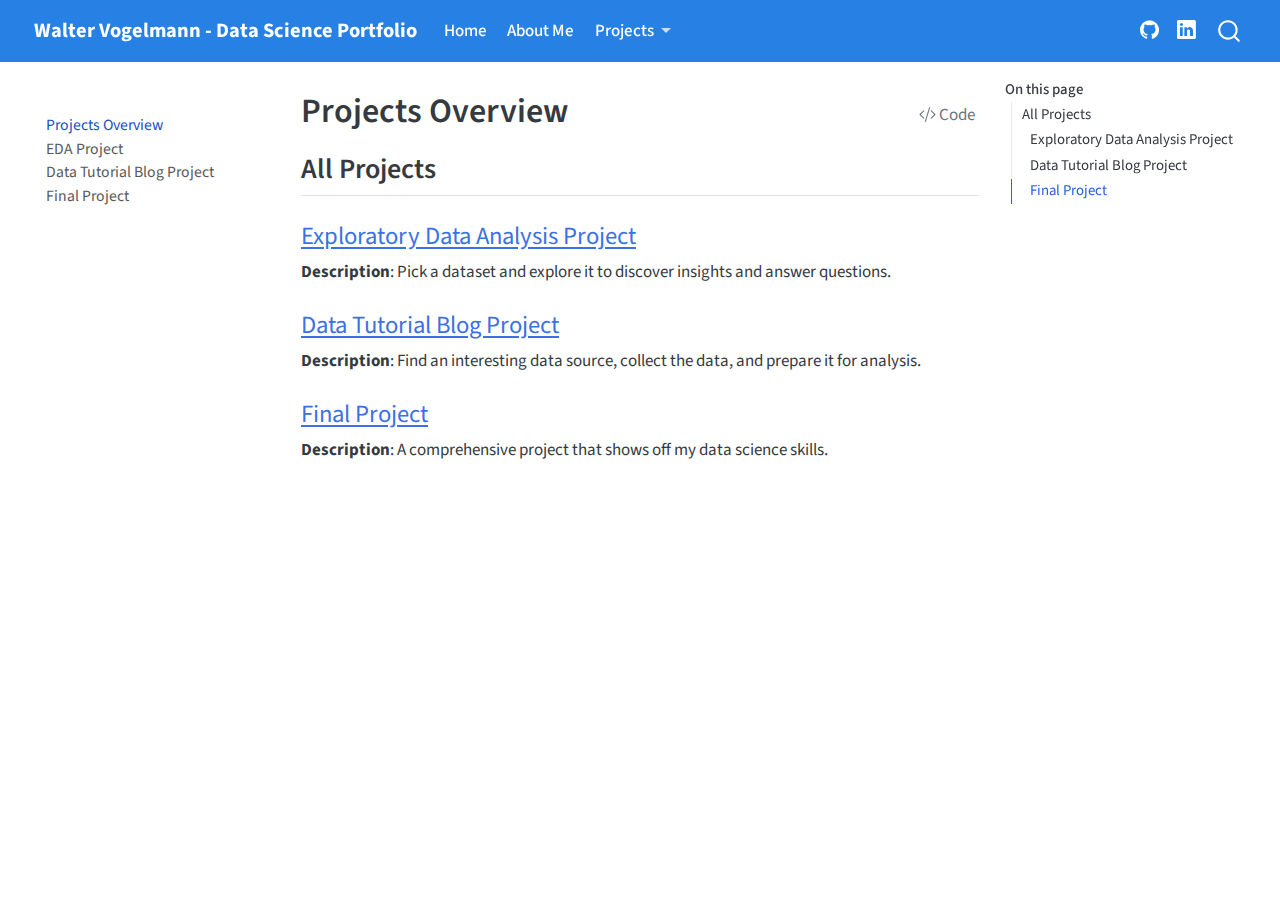
<file: projects/index.html>
<!DOCTYPE html>
<html xmlns="http://www.w3.org/1999/xhtml" lang="en" xml:lang="en"><head>

<meta charset="utf-8">
<meta name="generator" content="quarto-1.8.24">

<meta name="viewport" content="width=device-width, initial-scale=1.0, user-scalable=yes">


<title>Projects Overview – Walter Vogelmann - Data Science Portfolio</title>
<style>
code{white-space: pre-wrap;}
span.smallcaps{font-variant: small-caps;}
div.columns{display: flex; gap: min(4vw, 1.5em);}
div.column{flex: auto; overflow-x: auto;}
div.hanging-indent{margin-left: 1.5em; text-indent: -1.5em;}
ul.task-list{list-style: none;}
ul.task-list li input[type="checkbox"] {
  width: 0.8em;
  margin: 0 0.8em 0.2em -1em; /* quarto-specific, see https://github.com/quarto-dev/quarto-cli/issues/4556 */ 
  vertical-align: middle;
}
/* CSS for syntax highlighting */
html { -webkit-text-size-adjust: 100%; }
pre > code.sourceCode { white-space: pre; position: relative; }
pre > code.sourceCode > span { display: inline-block; line-height: 1.25; }
pre > code.sourceCode > span:empty { height: 1.2em; }
.sourceCode { overflow: visible; }
code.sourceCode > span { color: inherit; text-decoration: inherit; }
div.sourceCode { margin: 1em 0; }
pre.sourceCode { margin: 0; }
@media screen {
div.sourceCode { overflow: auto; }
}
@media print {
pre > code.sourceCode { white-space: pre-wrap; }
pre > code.sourceCode > span { text-indent: -5em; padding-left: 5em; }
}
pre.numberSource code
  { counter-reset: source-line 0; }
pre.numberSource code > span
  { position: relative; left: -4em; counter-increment: source-line; }
pre.numberSource code > span > a:first-child::before
  { content: counter(source-line);
    position: relative; left: -1em; text-align: right; vertical-align: baseline;
    border: none; display: inline-block;
    -webkit-touch-callout: none; -webkit-user-select: none;
    -khtml-user-select: none; -moz-user-select: none;
    -ms-user-select: none; user-select: none;
    padding: 0 4px; width: 4em;
  }
pre.numberSource { margin-left: 3em;  padding-left: 4px; }
div.sourceCode
  {   }
@media screen {
pre > code.sourceCode > span > a:first-child::before { text-decoration: underline; }
}
</style>


<script src="../site_libs/quarto-nav/quarto-nav.js"></script>
<script src="../site_libs/quarto-nav/headroom.min.js"></script>
<script src="../site_libs/clipboard/clipboard.min.js"></script>
<script src="../site_libs/quarto-search/autocomplete.umd.js"></script>
<script src="../site_libs/quarto-search/fuse.min.js"></script>
<script src="../site_libs/quarto-search/quarto-search.js"></script>
<meta name="quarto:offset" content="../">
<script src="../site_libs/quarto-html/quarto.js" type="module"></script>
<script src="../site_libs/quarto-html/tabsets/tabsets.js" type="module"></script>
<script src="../site_libs/quarto-html/axe/axe-check.js" type="module"></script>
<script src="../site_libs/quarto-html/popper.min.js"></script>
<script src="../site_libs/quarto-html/tippy.umd.min.js"></script>
<script src="../site_libs/quarto-html/anchor.min.js"></script>
<link href="../site_libs/quarto-html/tippy.css" rel="stylesheet">
<link href="../site_libs/quarto-html/quarto-syntax-highlighting-dc55a5b9e770e841cd82e46aadbfb9b0.css" rel="stylesheet" id="quarto-text-highlighting-styles">
<script src="../site_libs/bootstrap/bootstrap.min.js"></script>
<link href="../site_libs/bootstrap/bootstrap-icons.css" rel="stylesheet">
<link href="../site_libs/bootstrap/bootstrap-f245066ca199b7326ac6b360085ddf3a.min.css" rel="stylesheet" append-hash="true" id="quarto-bootstrap" data-mode="light">
<script id="quarto-search-options" type="application/json">{
  "location": "navbar",
  "copy-button": false,
  "collapse-after": 3,
  "panel-placement": "end",
  "type": "overlay",
  "limit": 50,
  "keyboard-shortcut": [
    "f",
    "/",
    "s"
  ],
  "show-item-context": false,
  "language": {
    "search-no-results-text": "No results",
    "search-matching-documents-text": "matching documents",
    "search-copy-link-title": "Copy link to search",
    "search-hide-matches-text": "Hide additional matches",
    "search-more-match-text": "more match in this document",
    "search-more-matches-text": "more matches in this document",
    "search-clear-button-title": "Clear",
    "search-text-placeholder": "",
    "search-detached-cancel-button-title": "Cancel",
    "search-submit-button-title": "Submit",
    "search-label": "Search"
  }
}</script>


<link rel="stylesheet" href="../styles.css">
</head>

<body class="nav-sidebar floating nav-fixed quarto-light">

<div id="quarto-search-results"></div>
  <header id="quarto-header" class="headroom fixed-top">
    <nav class="navbar navbar-expand-lg " data-bs-theme="dark">
      <div class="navbar-container container-fluid">
      <div class="navbar-brand-container mx-auto">
    <a href="../index.html" class="navbar-brand navbar-brand-logo">
    </a>
    <a class="navbar-brand" href="../index.html">
    <span class="navbar-title">Walter Vogelmann - Data Science Portfolio</span>
    </a>
  </div>
            <div id="quarto-search" class="" title="Search"></div>
          <button class="navbar-toggler" type="button" data-bs-toggle="collapse" data-bs-target="#navbarCollapse" aria-controls="navbarCollapse" role="menu" aria-expanded="false" aria-label="Toggle navigation" onclick="if (window.quartoToggleHeadroom) { window.quartoToggleHeadroom(); }">
  <span class="navbar-toggler-icon"></span>
</button>
          <div class="collapse navbar-collapse" id="navbarCollapse">
            <ul class="navbar-nav navbar-nav-scroll me-auto">
  <li class="nav-item">
    <a class="nav-link active" href="../index.html" aria-current="page"> 
<span class="menu-text">Home</span></a>
  </li>  
  <li class="nav-item">
    <a class="nav-link" href="../about.html"> 
<span class="menu-text">About Me</span></a>
  </li>  
  <li class="nav-item dropdown ">
    <a class="nav-link dropdown-toggle" href="#" id="nav-menu-projects" role="link" data-bs-toggle="dropdown" aria-expanded="false">
 <span class="menu-text">Projects</span>
    </a>
    <ul class="dropdown-menu" aria-labelledby="nav-menu-projects">    
        <li>
    <a class="dropdown-item" href="../projects/index.html">
 <span class="dropdown-text">All Projects</span></a>
  </li>  
        <li><hr class="dropdown-divider"></li>
        <li>
    <a class="dropdown-item" href="../projects/eda.html">
 <span class="dropdown-text">Exploratory Data Analysis</span></a>
  </li>  
        <li>
    <a class="dropdown-item" href="../projects/data-tutorial-blog.html">
 <span class="dropdown-text">Data Tutorial Blog</span></a>
  </li>  
        <li>
    <a class="dropdown-item" href="../projects/final-project.html">
 <span class="dropdown-text">Final Project</span></a>
  </li>  
    </ul>
  </li>
</ul>
            <ul class="navbar-nav navbar-nav-scroll ms-auto">
  <li class="nav-item compact">
    <a class="nav-link" href="https://github.com/waltervogelmann"> <i class="bi bi-github" role="img">
</i> 
<span class="menu-text"></span></a>
  </li>  
  <li class="nav-item compact">
    <a class="nav-link" href="https://linkedin.com/in/wvogelmann"> <i class="bi bi-linkedin" role="img">
</i> 
<span class="menu-text"></span></a>
  </li>  
</ul>
          </div> <!-- /navcollapse -->
            <div class="quarto-navbar-tools">
</div>
      </div> <!-- /container-fluid -->
    </nav>
  <nav class="quarto-secondary-nav">
    <div class="container-fluid d-flex">
      <button type="button" class="quarto-btn-toggle btn" data-bs-toggle="collapse" role="button" data-bs-target=".quarto-sidebar-collapse-item" aria-controls="quarto-sidebar" aria-expanded="false" aria-label="Toggle sidebar navigation" onclick="if (window.quartoToggleHeadroom) { window.quartoToggleHeadroom(); }">
        <i class="bi bi-layout-text-sidebar-reverse"></i>
      </button>
        <nav class="quarto-page-breadcrumbs" aria-label="breadcrumb"><ol class="breadcrumb"><li class="breadcrumb-item"><a href="../projects/index.html">Projects Overview</a></li></ol></nav>
        <a class="flex-grow-1" role="navigation" data-bs-toggle="collapse" data-bs-target=".quarto-sidebar-collapse-item" aria-controls="quarto-sidebar" aria-expanded="false" aria-label="Toggle sidebar navigation" onclick="if (window.quartoToggleHeadroom) { window.quartoToggleHeadroom(); }">      
        </a>
    </div>
  </nav>
</header>
<!-- content -->
<div id="quarto-content" class="quarto-container page-columns page-rows-contents page-layout-article page-navbar">
<!-- sidebar -->
  <nav id="quarto-sidebar" class="sidebar collapse collapse-horizontal quarto-sidebar-collapse-item sidebar-navigation floating overflow-auto">
    <div class="pt-lg-2 mt-2 text-left sidebar-header sidebar-header-stacked">
      <a href="../index.html" class="sidebar-logo-link">
      </a>
      </div>
    <div class="sidebar-menu-container"> 
    <ul class="list-unstyled mt-1">
        <li class="sidebar-item">
  <div class="sidebar-item-container"> 
  <a href="../projects/index.html" class="sidebar-item-text sidebar-link active">
 <span class="menu-text">Projects Overview</span></a>
  </div>
</li>
        <li class="sidebar-item">
  <div class="sidebar-item-container"> 
  <a href="../projects/eda.html" class="sidebar-item-text sidebar-link">
 <span class="menu-text">EDA Project</span></a>
  </div>
</li>
        <li class="sidebar-item">
  <div class="sidebar-item-container"> 
  <a href="../projects/data-tutorial-blog.html" class="sidebar-item-text sidebar-link">
 <span class="menu-text">Data Tutorial Blog Project</span></a>
  </div>
</li>
        <li class="sidebar-item">
  <div class="sidebar-item-container"> 
  <a href="../projects/final-project.html" class="sidebar-item-text sidebar-link">
 <span class="menu-text">Final Project</span></a>
  </div>
</li>
    </ul>
    </div>
</nav>
<div id="quarto-sidebar-glass" class="quarto-sidebar-collapse-item" data-bs-toggle="collapse" data-bs-target=".quarto-sidebar-collapse-item"></div>
<!-- margin-sidebar -->
    <div id="quarto-margin-sidebar" class="sidebar margin-sidebar">
        <nav id="TOC" role="doc-toc" class="toc-active">
    <h2 id="toc-title">On this page</h2>
   
  <ul>
  <li><a href="#all-projects" id="toc-all-projects" class="nav-link active" data-scroll-target="#all-projects">All Projects</a>
  <ul class="collapse">
  <li><a href="#exploratory-data-analysis-project" id="toc-exploratory-data-analysis-project" class="nav-link" data-scroll-target="#exploratory-data-analysis-project">Exploratory Data Analysis Project</a></li>
  <li><a href="#data-tutorial-blog-project" id="toc-data-tutorial-blog-project" class="nav-link" data-scroll-target="#data-tutorial-blog-project">Data Tutorial Blog Project</a></li>
  <li><a href="#final-project" id="toc-final-project" class="nav-link" data-scroll-target="#final-project">Final Project</a></li>
  </ul></li>
  </ul>
</nav>
    </div>
<!-- main -->
<main class="content" id="quarto-document-content">

<header id="title-block-header" class="quarto-title-block default">
<div class="quarto-title">
<div class="quarto-title-block"><div><h1 class="title">Projects Overview</h1><button type="button" class="btn code-tools-button" id="quarto-code-tools-source"><i class="bi"></i> Code</button></div></div>
</div>



<div class="quarto-title-meta">

    
  
    
  </div>
  


</header>


<section id="all-projects" class="level2">
<h2 class="anchored" data-anchor-id="all-projects">All Projects</h2>
<section id="exploratory-data-analysis-project" class="level3">
<h3 class="anchored" data-anchor-id="exploratory-data-analysis-project"><a href="../projects/eda.html">Exploratory Data Analysis Project</a></h3>
<p><strong>Description</strong>: Pick a dataset and explore it to discover insights and answer questions.</p>
</section>
<section id="data-tutorial-blog-project" class="level3">
<h3 class="anchored" data-anchor-id="data-tutorial-blog-project"><a href="../projects/data-tutorial-blog.html">Data Tutorial Blog Project</a></h3>
<p><strong>Description</strong>: Find an interesting data source, collect the data, and prepare it for analysis.</p>
</section>
<section id="final-project" class="level3">
<h3 class="anchored" data-anchor-id="final-project"><a href="../projects/final-project.html">Final Project</a></h3>
<p><strong>Description</strong>: A comprehensive project that shows off my data science skills.</p>


<!-- -->

</section>
</section>

</main> <!-- /main -->
<script id="quarto-html-after-body" type="application/javascript">
  window.document.addEventListener("DOMContentLoaded", function (event) {
    const icon = "";
    const anchorJS = new window.AnchorJS();
    anchorJS.options = {
      placement: 'right',
      icon: icon
    };
    anchorJS.add('.anchored');
    const isCodeAnnotation = (el) => {
      for (const clz of el.classList) {
        if (clz.startsWith('code-annotation-')) {                     
          return true;
        }
      }
      return false;
    }
    const onCopySuccess = function(e) {
      // button target
      const button = e.trigger;
      // don't keep focus
      button.blur();
      // flash "checked"
      button.classList.add('code-copy-button-checked');
      var currentTitle = button.getAttribute("title");
      button.setAttribute("title", "Copied!");
      let tooltip;
      if (window.bootstrap) {
        button.setAttribute("data-bs-toggle", "tooltip");
        button.setAttribute("data-bs-placement", "left");
        button.setAttribute("data-bs-title", "Copied!");
        tooltip = new bootstrap.Tooltip(button, 
          { trigger: "manual", 
            customClass: "code-copy-button-tooltip",
            offset: [0, -8]});
        tooltip.show();    
      }
      setTimeout(function() {
        if (tooltip) {
          tooltip.hide();
          button.removeAttribute("data-bs-title");
          button.removeAttribute("data-bs-toggle");
          button.removeAttribute("data-bs-placement");
        }
        button.setAttribute("title", currentTitle);
        button.classList.remove('code-copy-button-checked');
      }, 1000);
      // clear code selection
      e.clearSelection();
    }
    const getTextToCopy = function(trigger) {
      const outerScaffold = trigger.parentElement.cloneNode(true);
      const codeEl = outerScaffold.querySelector('code');
      for (const childEl of codeEl.children) {
        if (isCodeAnnotation(childEl)) {
          childEl.remove();
        }
      }
      return codeEl.innerText;
    }
    const clipboard = new window.ClipboardJS('.code-copy-button:not([data-in-quarto-modal])', {
      text: getTextToCopy
    });
    clipboard.on('success', onCopySuccess);
    if (window.document.getElementById('quarto-embedded-source-code-modal')) {
      const clipboardModal = new window.ClipboardJS('.code-copy-button[data-in-quarto-modal]', {
        text: getTextToCopy,
        container: window.document.getElementById('quarto-embedded-source-code-modal')
      });
      clipboardModal.on('success', onCopySuccess);
    }
    const viewSource = window.document.getElementById('quarto-view-source') ||
                       window.document.getElementById('quarto-code-tools-source');
    if (viewSource) {
      const sourceUrl = viewSource.getAttribute("data-quarto-source-url");
      viewSource.addEventListener("click", function(e) {
        if (sourceUrl) {
          // rstudio viewer pane
          if (/\bcapabilities=\b/.test(window.location)) {
            window.open(sourceUrl);
          } else {
            window.location.href = sourceUrl;
          }
        } else {
          const modal = new bootstrap.Modal(document.getElementById('quarto-embedded-source-code-modal'));
          modal.show();
        }
        return false;
      });
    }
    function toggleCodeHandler(show) {
      return function(e) {
        const detailsSrc = window.document.querySelectorAll(".cell > details > .sourceCode");
        for (let i=0; i<detailsSrc.length; i++) {
          const details = detailsSrc[i].parentElement;
          if (show) {
            details.open = true;
          } else {
            details.removeAttribute("open");
          }
        }
        const cellCodeDivs = window.document.querySelectorAll(".cell > .sourceCode");
        const fromCls = show ? "hidden" : "unhidden";
        const toCls = show ? "unhidden" : "hidden";
        for (let i=0; i<cellCodeDivs.length; i++) {
          const codeDiv = cellCodeDivs[i];
          if (codeDiv.classList.contains(fromCls)) {
            codeDiv.classList.remove(fromCls);
            codeDiv.classList.add(toCls);
          } 
        }
        return false;
      }
    }
    const hideAllCode = window.document.getElementById("quarto-hide-all-code");
    if (hideAllCode) {
      hideAllCode.addEventListener("click", toggleCodeHandler(false));
    }
    const showAllCode = window.document.getElementById("quarto-show-all-code");
    if (showAllCode) {
      showAllCode.addEventListener("click", toggleCodeHandler(true));
    }
      var localhostRegex = new RegExp(/^(?:http|https):\/\/localhost\:?[0-9]*\//);
      var mailtoRegex = new RegExp(/^mailto:/);
        var filterRegex = new RegExp('/' + window.location.host + '/');
      var isInternal = (href) => {
          return filterRegex.test(href) || localhostRegex.test(href) || mailtoRegex.test(href);
      }
      // Inspect non-navigation links and adorn them if external
     var links = window.document.querySelectorAll('a[href]:not(.nav-link):not(.navbar-brand):not(.toc-action):not(.sidebar-link):not(.sidebar-item-toggle):not(.pagination-link):not(.no-external):not([aria-hidden]):not(.dropdown-item):not(.quarto-navigation-tool):not(.about-link)');
      for (var i=0; i<links.length; i++) {
        const link = links[i];
        if (!isInternal(link.href)) {
          // undo the damage that might have been done by quarto-nav.js in the case of
          // links that we want to consider external
          if (link.dataset.originalHref !== undefined) {
            link.href = link.dataset.originalHref;
          }
        }
      }
    function tippyHover(el, contentFn, onTriggerFn, onUntriggerFn) {
      const config = {
        allowHTML: true,
        maxWidth: 500,
        delay: 100,
        arrow: false,
        appendTo: function(el) {
            return el.parentElement;
        },
        interactive: true,
        interactiveBorder: 10,
        theme: 'quarto',
        placement: 'bottom-start',
      };
      if (contentFn) {
        config.content = contentFn;
      }
      if (onTriggerFn) {
        config.onTrigger = onTriggerFn;
      }
      if (onUntriggerFn) {
        config.onUntrigger = onUntriggerFn;
      }
      window.tippy(el, config); 
    }
    const noterefs = window.document.querySelectorAll('a[role="doc-noteref"]');
    for (var i=0; i<noterefs.length; i++) {
      const ref = noterefs[i];
      tippyHover(ref, function() {
        // use id or data attribute instead here
        let href = ref.getAttribute('data-footnote-href') || ref.getAttribute('href');
        try { href = new URL(href).hash; } catch {}
        const id = href.replace(/^#\/?/, "");
        const note = window.document.getElementById(id);
        if (note) {
          return note.innerHTML;
        } else {
          return "";
        }
      });
    }
    const xrefs = window.document.querySelectorAll('a.quarto-xref');
    const processXRef = (id, note) => {
      // Strip column container classes
      const stripColumnClz = (el) => {
        el.classList.remove("page-full", "page-columns");
        if (el.children) {
          for (const child of el.children) {
            stripColumnClz(child);
          }
        }
      }
      stripColumnClz(note)
      if (id === null || id.startsWith('sec-')) {
        // Special case sections, only their first couple elements
        const container = document.createElement("div");
        if (note.children && note.children.length > 2) {
          container.appendChild(note.children[0].cloneNode(true));
          for (let i = 1; i < note.children.length; i++) {
            const child = note.children[i];
            if (child.tagName === "P" && child.innerText === "") {
              continue;
            } else {
              container.appendChild(child.cloneNode(true));
              break;
            }
          }
          if (window.Quarto?.typesetMath) {
            window.Quarto.typesetMath(container);
          }
          return container.innerHTML
        } else {
          if (window.Quarto?.typesetMath) {
            window.Quarto.typesetMath(note);
          }
          return note.innerHTML;
        }
      } else {
        // Remove any anchor links if they are present
        const anchorLink = note.querySelector('a.anchorjs-link');
        if (anchorLink) {
          anchorLink.remove();
        }
        if (window.Quarto?.typesetMath) {
          window.Quarto.typesetMath(note);
        }
        if (note.classList.contains("callout")) {
          return note.outerHTML;
        } else {
          return note.innerHTML;
        }
      }
    }
    for (var i=0; i<xrefs.length; i++) {
      const xref = xrefs[i];
      tippyHover(xref, undefined, function(instance) {
        instance.disable();
        let url = xref.getAttribute('href');
        let hash = undefined; 
        if (url.startsWith('#')) {
          hash = url;
        } else {
          try { hash = new URL(url).hash; } catch {}
        }
        if (hash) {
          const id = hash.replace(/^#\/?/, "");
          const note = window.document.getElementById(id);
          if (note !== null) {
            try {
              const html = processXRef(id, note.cloneNode(true));
              instance.setContent(html);
            } finally {
              instance.enable();
              instance.show();
            }
          } else {
            // See if we can fetch this
            fetch(url.split('#')[0])
            .then(res => res.text())
            .then(html => {
              const parser = new DOMParser();
              const htmlDoc = parser.parseFromString(html, "text/html");
              const note = htmlDoc.getElementById(id);
              if (note !== null) {
                const html = processXRef(id, note);
                instance.setContent(html);
              } 
            }).finally(() => {
              instance.enable();
              instance.show();
            });
          }
        } else {
          // See if we can fetch a full url (with no hash to target)
          // This is a special case and we should probably do some content thinning / targeting
          fetch(url)
          .then(res => res.text())
          .then(html => {
            const parser = new DOMParser();
            const htmlDoc = parser.parseFromString(html, "text/html");
            const note = htmlDoc.querySelector('main.content');
            if (note !== null) {
              // This should only happen for chapter cross references
              // (since there is no id in the URL)
              // remove the first header
              if (note.children.length > 0 && note.children[0].tagName === "HEADER") {
                note.children[0].remove();
              }
              const html = processXRef(null, note);
              instance.setContent(html);
            } 
          }).finally(() => {
            instance.enable();
            instance.show();
          });
        }
      }, function(instance) {
      });
    }
        let selectedAnnoteEl;
        const selectorForAnnotation = ( cell, annotation) => {
          let cellAttr = 'data-code-cell="' + cell + '"';
          let lineAttr = 'data-code-annotation="' +  annotation + '"';
          const selector = 'span[' + cellAttr + '][' + lineAttr + ']';
          return selector;
        }
        const selectCodeLines = (annoteEl) => {
          const doc = window.document;
          const targetCell = annoteEl.getAttribute("data-target-cell");
          const targetAnnotation = annoteEl.getAttribute("data-target-annotation");
          const annoteSpan = window.document.querySelector(selectorForAnnotation(targetCell, targetAnnotation));
          const lines = annoteSpan.getAttribute("data-code-lines").split(",");
          const lineIds = lines.map((line) => {
            return targetCell + "-" + line;
          })
          let top = null;
          let height = null;
          let parent = null;
          if (lineIds.length > 0) {
              //compute the position of the single el (top and bottom and make a div)
              const el = window.document.getElementById(lineIds[0]);
              top = el.offsetTop;
              height = el.offsetHeight;
              parent = el.parentElement.parentElement;
            if (lineIds.length > 1) {
              const lastEl = window.document.getElementById(lineIds[lineIds.length - 1]);
              const bottom = lastEl.offsetTop + lastEl.offsetHeight;
              height = bottom - top;
            }
            if (top !== null && height !== null && parent !== null) {
              // cook up a div (if necessary) and position it 
              let div = window.document.getElementById("code-annotation-line-highlight");
              if (div === null) {
                div = window.document.createElement("div");
                div.setAttribute("id", "code-annotation-line-highlight");
                div.style.position = 'absolute';
                parent.appendChild(div);
              }
              div.style.top = top - 2 + "px";
              div.style.height = height + 4 + "px";
              div.style.left = 0;
              let gutterDiv = window.document.getElementById("code-annotation-line-highlight-gutter");
              if (gutterDiv === null) {
                gutterDiv = window.document.createElement("div");
                gutterDiv.setAttribute("id", "code-annotation-line-highlight-gutter");
                gutterDiv.style.position = 'absolute';
                const codeCell = window.document.getElementById(targetCell);
                const gutter = codeCell.querySelector('.code-annotation-gutter');
                gutter.appendChild(gutterDiv);
              }
              gutterDiv.style.top = top - 2 + "px";
              gutterDiv.style.height = height + 4 + "px";
            }
            selectedAnnoteEl = annoteEl;
          }
        };
        const unselectCodeLines = () => {
          const elementsIds = ["code-annotation-line-highlight", "code-annotation-line-highlight-gutter"];
          elementsIds.forEach((elId) => {
            const div = window.document.getElementById(elId);
            if (div) {
              div.remove();
            }
          });
          selectedAnnoteEl = undefined;
        };
          // Handle positioning of the toggle
      window.addEventListener(
        "resize",
        throttle(() => {
          elRect = undefined;
          if (selectedAnnoteEl) {
            selectCodeLines(selectedAnnoteEl);
          }
        }, 10)
      );
      function throttle(fn, ms) {
      let throttle = false;
      let timer;
        return (...args) => {
          if(!throttle) { // first call gets through
              fn.apply(this, args);
              throttle = true;
          } else { // all the others get throttled
              if(timer) clearTimeout(timer); // cancel #2
              timer = setTimeout(() => {
                fn.apply(this, args);
                timer = throttle = false;
              }, ms);
          }
        };
      }
        // Attach click handler to the DT
        const annoteDls = window.document.querySelectorAll('dt[data-target-cell]');
        for (const annoteDlNode of annoteDls) {
          annoteDlNode.addEventListener('click', (event) => {
            const clickedEl = event.target;
            if (clickedEl !== selectedAnnoteEl) {
              unselectCodeLines();
              const activeEl = window.document.querySelector('dt[data-target-cell].code-annotation-active');
              if (activeEl) {
                activeEl.classList.remove('code-annotation-active');
              }
              selectCodeLines(clickedEl);
              clickedEl.classList.add('code-annotation-active');
            } else {
              // Unselect the line
              unselectCodeLines();
              clickedEl.classList.remove('code-annotation-active');
            }
          });
        }
    const findCites = (el) => {
      const parentEl = el.parentElement;
      if (parentEl) {
        const cites = parentEl.dataset.cites;
        if (cites) {
          return {
            el,
            cites: cites.split(' ')
          };
        } else {
          return findCites(el.parentElement)
        }
      } else {
        return undefined;
      }
    };
    var bibliorefs = window.document.querySelectorAll('a[role="doc-biblioref"]');
    for (var i=0; i<bibliorefs.length; i++) {
      const ref = bibliorefs[i];
      const citeInfo = findCites(ref);
      if (citeInfo) {
        tippyHover(citeInfo.el, function() {
          var popup = window.document.createElement('div');
          citeInfo.cites.forEach(function(cite) {
            var citeDiv = window.document.createElement('div');
            citeDiv.classList.add('hanging-indent');
            citeDiv.classList.add('csl-entry');
            var biblioDiv = window.document.getElementById('ref-' + cite);
            if (biblioDiv) {
              citeDiv.innerHTML = biblioDiv.innerHTML;
            }
            popup.appendChild(citeDiv);
          });
          return popup.innerHTML;
        });
      }
    }
  });
  </script><div class="modal fade" id="quarto-embedded-source-code-modal" tabindex="-1" aria-labelledby="quarto-embedded-source-code-modal-label" aria-hidden="true"><div class="modal-dialog modal-dialog-scrollable"><div class="modal-content"><div class="modal-header"><h5 class="modal-title" id="quarto-embedded-source-code-modal-label">Source Code</h5><button class="btn-close" data-bs-dismiss="modal"></button></div><div class="modal-body"><div class="">
<div class="code-copy-outer-scaffold"><div class="sourceCode" id="cb1" data-shortcodes="false"><pre class="sourceCode markdown code-with-copy"><code class="sourceCode markdown"><span id="cb1-1"><a href="#cb1-1" aria-hidden="true" tabindex="-1"></a><span class="co">---</span></span>
<span id="cb1-2"><a href="#cb1-2" aria-hidden="true" tabindex="-1"></a><span class="an">title:</span><span class="co"> "Projects Overview"</span></span>
<span id="cb1-3"><a href="#cb1-3" aria-hidden="true" tabindex="-1"></a><span class="co">---</span></span>
<span id="cb1-4"><a href="#cb1-4" aria-hidden="true" tabindex="-1"></a></span>
<span id="cb1-5"><a href="#cb1-5" aria-hidden="true" tabindex="-1"></a><span class="fu">## All Projects</span></span>
<span id="cb1-6"><a href="#cb1-6" aria-hidden="true" tabindex="-1"></a></span>
<span id="cb1-7"><a href="#cb1-7" aria-hidden="true" tabindex="-1"></a><span class="fu">### [Exploratory Data Analysis Project](eda.qmd)</span></span>
<span id="cb1-8"><a href="#cb1-8" aria-hidden="true" tabindex="-1"></a>**Description**: Pick a dataset and explore it to discover insights and answer questions.</span>
<span id="cb1-9"><a href="#cb1-9" aria-hidden="true" tabindex="-1"></a></span>
<span id="cb1-10"><a href="#cb1-10" aria-hidden="true" tabindex="-1"></a><span class="fu">### [Data Tutorial Blog Project](data-tutorial-blog.qmd)</span></span>
<span id="cb1-11"><a href="#cb1-11" aria-hidden="true" tabindex="-1"></a>**Description**: Find an interesting data source, collect the data, and prepare it for analysis.</span>
<span id="cb1-12"><a href="#cb1-12" aria-hidden="true" tabindex="-1"></a></span>
<span id="cb1-13"><a href="#cb1-13" aria-hidden="true" tabindex="-1"></a><span class="fu">### [Final Project](final-project.qmd)</span></span>
<span id="cb1-14"><a href="#cb1-14" aria-hidden="true" tabindex="-1"></a>**Description**: A comprehensive project that shows off my data science skills.</span></code></pre></div><button title="Copy to Clipboard" class="code-copy-button" data-in-quarto-modal=""><i class="bi"></i></button></div>
</div></div></div></div></div>
</div> <!-- /content -->




</body></html>
</file>
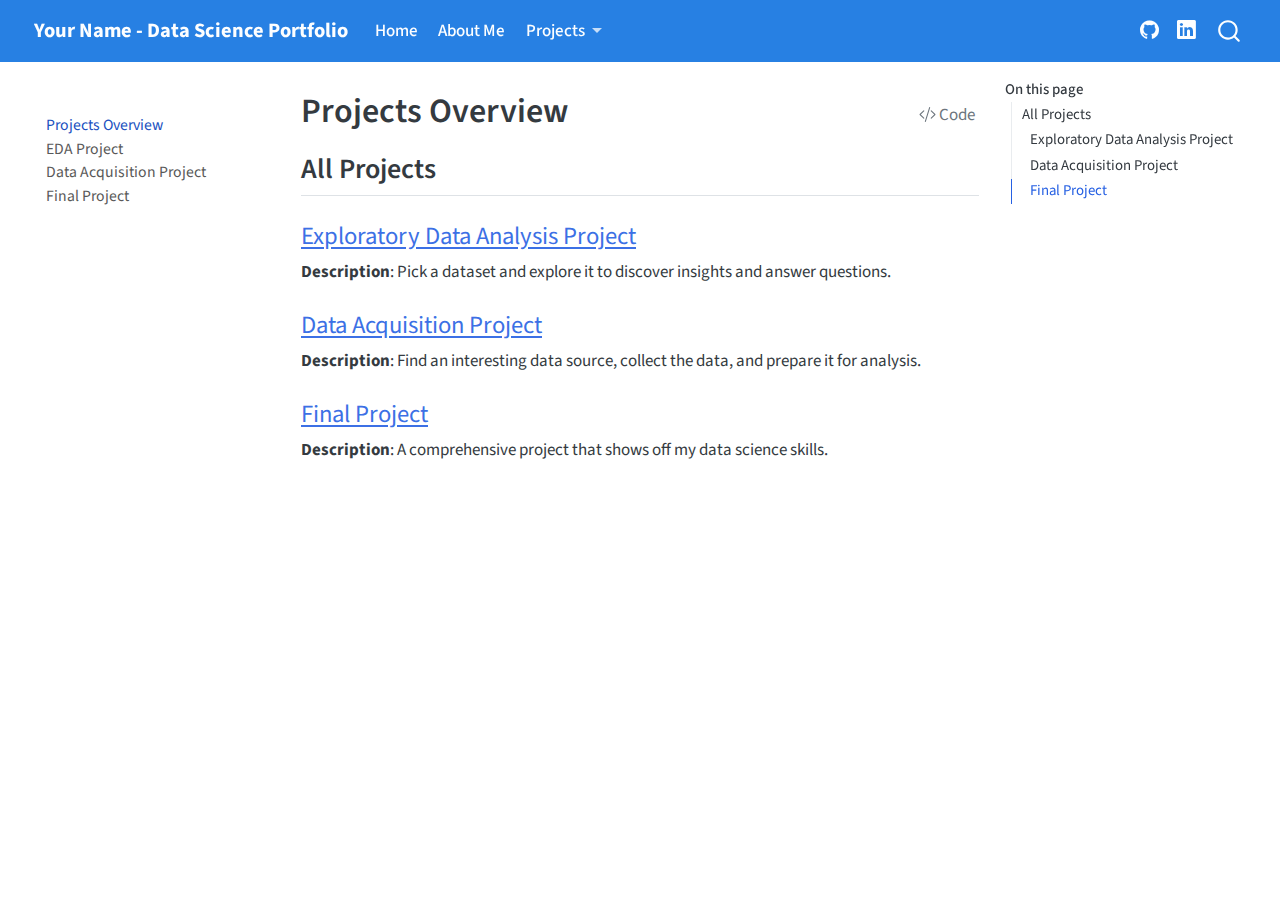
<file: docs/projects/index.html>
<!DOCTYPE html>
<html xmlns="http://www.w3.org/1999/xhtml" lang="en" xml:lang="en"><head>

<meta charset="utf-8">
<meta name="generator" content="quarto-1.8.24">

<meta name="viewport" content="width=device-width, initial-scale=1.0, user-scalable=yes">


<title>Projects Overview – Your Name - Data Science Portfolio</title>
<style>
code{white-space: pre-wrap;}
span.smallcaps{font-variant: small-caps;}
div.columns{display: flex; gap: min(4vw, 1.5em);}
div.column{flex: auto; overflow-x: auto;}
div.hanging-indent{margin-left: 1.5em; text-indent: -1.5em;}
ul.task-list{list-style: none;}
ul.task-list li input[type="checkbox"] {
  width: 0.8em;
  margin: 0 0.8em 0.2em -1em; /* quarto-specific, see https://github.com/quarto-dev/quarto-cli/issues/4556 */ 
  vertical-align: middle;
}
/* CSS for syntax highlighting */
html { -webkit-text-size-adjust: 100%; }
pre > code.sourceCode { white-space: pre; position: relative; }
pre > code.sourceCode > span { display: inline-block; line-height: 1.25; }
pre > code.sourceCode > span:empty { height: 1.2em; }
.sourceCode { overflow: visible; }
code.sourceCode > span { color: inherit; text-decoration: inherit; }
div.sourceCode { margin: 1em 0; }
pre.sourceCode { margin: 0; }
@media screen {
div.sourceCode { overflow: auto; }
}
@media print {
pre > code.sourceCode { white-space: pre-wrap; }
pre > code.sourceCode > span { text-indent: -5em; padding-left: 5em; }
}
pre.numberSource code
  { counter-reset: source-line 0; }
pre.numberSource code > span
  { position: relative; left: -4em; counter-increment: source-line; }
pre.numberSource code > span > a:first-child::before
  { content: counter(source-line);
    position: relative; left: -1em; text-align: right; vertical-align: baseline;
    border: none; display: inline-block;
    -webkit-touch-callout: none; -webkit-user-select: none;
    -khtml-user-select: none; -moz-user-select: none;
    -ms-user-select: none; user-select: none;
    padding: 0 4px; width: 4em;
  }
pre.numberSource { margin-left: 3em;  padding-left: 4px; }
div.sourceCode
  {   }
@media screen {
pre > code.sourceCode > span > a:first-child::before { text-decoration: underline; }
}
</style>


<script src="../site_libs/quarto-nav/quarto-nav.js"></script>
<script src="../site_libs/quarto-nav/headroom.min.js"></script>
<script src="../site_libs/clipboard/clipboard.min.js"></script>
<script src="../site_libs/quarto-search/autocomplete.umd.js"></script>
<script src="../site_libs/quarto-search/fuse.min.js"></script>
<script src="../site_libs/quarto-search/quarto-search.js"></script>
<meta name="quarto:offset" content="../">
<script src="../site_libs/quarto-html/quarto.js" type="module"></script>
<script src="../site_libs/quarto-html/tabsets/tabsets.js" type="module"></script>
<script src="../site_libs/quarto-html/axe/axe-check.js" type="module"></script>
<script src="../site_libs/quarto-html/popper.min.js"></script>
<script src="../site_libs/quarto-html/tippy.umd.min.js"></script>
<script src="../site_libs/quarto-html/anchor.min.js"></script>
<link href="../site_libs/quarto-html/tippy.css" rel="stylesheet">
<link href="../site_libs/quarto-html/quarto-syntax-highlighting-dc55a5b9e770e841cd82e46aadbfb9b0.css" rel="stylesheet" id="quarto-text-highlighting-styles">
<script src="../site_libs/bootstrap/bootstrap.min.js"></script>
<link href="../site_libs/bootstrap/bootstrap-icons.css" rel="stylesheet">
<link href="../site_libs/bootstrap/bootstrap-f245066ca199b7326ac6b360085ddf3a.min.css" rel="stylesheet" append-hash="true" id="quarto-bootstrap" data-mode="light">
<script id="quarto-search-options" type="application/json">{
  "location": "navbar",
  "copy-button": false,
  "collapse-after": 3,
  "panel-placement": "end",
  "type": "overlay",
  "limit": 50,
  "keyboard-shortcut": [
    "f",
    "/",
    "s"
  ],
  "show-item-context": false,
  "language": {
    "search-no-results-text": "No results",
    "search-matching-documents-text": "matching documents",
    "search-copy-link-title": "Copy link to search",
    "search-hide-matches-text": "Hide additional matches",
    "search-more-match-text": "more match in this document",
    "search-more-matches-text": "more matches in this document",
    "search-clear-button-title": "Clear",
    "search-text-placeholder": "",
    "search-detached-cancel-button-title": "Cancel",
    "search-submit-button-title": "Submit",
    "search-label": "Search"
  }
}</script>


<link rel="stylesheet" href="../styles.css">
</head>

<body class="nav-sidebar floating nav-fixed quarto-light">

<div id="quarto-search-results"></div>
  <header id="quarto-header" class="headroom fixed-top">
    <nav class="navbar navbar-expand-lg " data-bs-theme="dark">
      <div class="navbar-container container-fluid">
      <div class="navbar-brand-container mx-auto">
    <a href="../index.html" class="navbar-brand navbar-brand-logo">
    </a>
    <a class="navbar-brand" href="../index.html">
    <span class="navbar-title">Your Name - Data Science Portfolio</span>
    </a>
  </div>
            <div id="quarto-search" class="" title="Search"></div>
          <button class="navbar-toggler" type="button" data-bs-toggle="collapse" data-bs-target="#navbarCollapse" aria-controls="navbarCollapse" role="menu" aria-expanded="false" aria-label="Toggle navigation" onclick="if (window.quartoToggleHeadroom) { window.quartoToggleHeadroom(); }">
  <span class="navbar-toggler-icon"></span>
</button>
          <div class="collapse navbar-collapse" id="navbarCollapse">
            <ul class="navbar-nav navbar-nav-scroll me-auto">
  <li class="nav-item">
    <a class="nav-link active" href="../index.html" aria-current="page"> 
<span class="menu-text">Home</span></a>
  </li>  
  <li class="nav-item">
    <a class="nav-link" href="../about.html"> 
<span class="menu-text">About Me</span></a>
  </li>  
  <li class="nav-item dropdown ">
    <a class="nav-link dropdown-toggle" href="#" id="nav-menu-projects" role="link" data-bs-toggle="dropdown" aria-expanded="false">
 <span class="menu-text">Projects</span>
    </a>
    <ul class="dropdown-menu" aria-labelledby="nav-menu-projects">    
        <li>
    <a class="dropdown-item" href="../projects/index.html">
 <span class="dropdown-text">All Projects</span></a>
  </li>  
        <li><hr class="dropdown-divider"></li>
        <li>
    <a class="dropdown-item" href="../projects/eda.html">
 <span class="dropdown-text">Exploratory Data Analysis</span></a>
  </li>  
        <li>
    <a class="dropdown-item" href="../projects/data-acquisition.html">
 <span class="dropdown-text">Data Acquisition</span></a>
  </li>  
        <li>
    <a class="dropdown-item" href="../projects/final-project.html">
 <span class="dropdown-text">Final Project</span></a>
  </li>  
    </ul>
  </li>
</ul>
            <ul class="navbar-nav navbar-nav-scroll ms-auto">
  <li class="nav-item compact">
    <a class="nav-link" href="https://github.com/your-username"> <i class="bi bi-github" role="img">
</i> 
<span class="menu-text"></span></a>
  </li>  
  <li class="nav-item compact">
    <a class="nav-link" href="https://linkedin.com/in/your-profile"> <i class="bi bi-linkedin" role="img">
</i> 
<span class="menu-text"></span></a>
  </li>  
</ul>
          </div> <!-- /navcollapse -->
            <div class="quarto-navbar-tools">
</div>
      </div> <!-- /container-fluid -->
    </nav>
  <nav class="quarto-secondary-nav">
    <div class="container-fluid d-flex">
      <button type="button" class="quarto-btn-toggle btn" data-bs-toggle="collapse" role="button" data-bs-target=".quarto-sidebar-collapse-item" aria-controls="quarto-sidebar" aria-expanded="false" aria-label="Toggle sidebar navigation" onclick="if (window.quartoToggleHeadroom) { window.quartoToggleHeadroom(); }">
        <i class="bi bi-layout-text-sidebar-reverse"></i>
      </button>
        <nav class="quarto-page-breadcrumbs" aria-label="breadcrumb"><ol class="breadcrumb"><li class="breadcrumb-item"><a href="../projects/index.html">Projects Overview</a></li></ol></nav>
        <a class="flex-grow-1" role="navigation" data-bs-toggle="collapse" data-bs-target=".quarto-sidebar-collapse-item" aria-controls="quarto-sidebar" aria-expanded="false" aria-label="Toggle sidebar navigation" onclick="if (window.quartoToggleHeadroom) { window.quartoToggleHeadroom(); }">      
        </a>
    </div>
  </nav>
</header>
<!-- content -->
<div id="quarto-content" class="quarto-container page-columns page-rows-contents page-layout-article page-navbar">
<!-- sidebar -->
  <nav id="quarto-sidebar" class="sidebar collapse collapse-horizontal quarto-sidebar-collapse-item sidebar-navigation floating overflow-auto">
    <div class="pt-lg-2 mt-2 text-left sidebar-header sidebar-header-stacked">
      <a href="../index.html" class="sidebar-logo-link">
      </a>
      </div>
    <div class="sidebar-menu-container"> 
    <ul class="list-unstyled mt-1">
        <li class="sidebar-item">
  <div class="sidebar-item-container"> 
  <a href="../projects/index.html" class="sidebar-item-text sidebar-link active">
 <span class="menu-text">Projects Overview</span></a>
  </div>
</li>
        <li class="sidebar-item">
  <div class="sidebar-item-container"> 
  <a href="../projects/eda.html" class="sidebar-item-text sidebar-link">
 <span class="menu-text">EDA Project</span></a>
  </div>
</li>
        <li class="sidebar-item">
  <div class="sidebar-item-container"> 
  <a href="../projects/data-acquisition.html" class="sidebar-item-text sidebar-link">
 <span class="menu-text">Data Acquisition Project</span></a>
  </div>
</li>
        <li class="sidebar-item">
  <div class="sidebar-item-container"> 
  <a href="../projects/final-project.html" class="sidebar-item-text sidebar-link">
 <span class="menu-text">Final Project</span></a>
  </div>
</li>
    </ul>
    </div>
</nav>
<div id="quarto-sidebar-glass" class="quarto-sidebar-collapse-item" data-bs-toggle="collapse" data-bs-target=".quarto-sidebar-collapse-item"></div>
<!-- margin-sidebar -->
    <div id="quarto-margin-sidebar" class="sidebar margin-sidebar">
        <nav id="TOC" role="doc-toc" class="toc-active">
    <h2 id="toc-title">On this page</h2>
   
  <ul>
  <li><a href="#all-projects" id="toc-all-projects" class="nav-link active" data-scroll-target="#all-projects">All Projects</a>
  <ul class="collapse">
  <li><a href="#exploratory-data-analysis-project" id="toc-exploratory-data-analysis-project" class="nav-link" data-scroll-target="#exploratory-data-analysis-project">Exploratory Data Analysis Project</a></li>
  <li><a href="#data-acquisition-project" id="toc-data-acquisition-project" class="nav-link" data-scroll-target="#data-acquisition-project">Data Acquisition Project</a></li>
  <li><a href="#final-project" id="toc-final-project" class="nav-link" data-scroll-target="#final-project">Final Project</a></li>
  </ul></li>
  </ul>
</nav>
    </div>
<!-- main -->
<main class="content" id="quarto-document-content">

<header id="title-block-header" class="quarto-title-block default">
<div class="quarto-title">
<div class="quarto-title-block"><div><h1 class="title">Projects Overview</h1><button type="button" class="btn code-tools-button" id="quarto-code-tools-source"><i class="bi"></i> Code</button></div></div>
</div>



<div class="quarto-title-meta">

    
  
    
  </div>
  


</header>


<section id="all-projects" class="level2">
<h2 class="anchored" data-anchor-id="all-projects">All Projects</h2>
<section id="exploratory-data-analysis-project" class="level3">
<h3 class="anchored" data-anchor-id="exploratory-data-analysis-project"><a href="../projects/eda.html">Exploratory Data Analysis Project</a></h3>
<p><strong>Description</strong>: Pick a dataset and explore it to discover insights and answer questions.</p>
</section>
<section id="data-acquisition-project" class="level3">
<h3 class="anchored" data-anchor-id="data-acquisition-project"><a href="../projects/data-acquisition.html">Data Acquisition Project</a></h3>
<p><strong>Description</strong>: Find an interesting data source, collect the data, and prepare it for analysis.</p>
</section>
<section id="final-project" class="level3">
<h3 class="anchored" data-anchor-id="final-project"><a href="../projects/final-project.html">Final Project</a></h3>
<p><strong>Description</strong>: A comprehensive project that shows off my data science skills.</p>


<!-- -->

</section>
</section>

</main> <!-- /main -->
<script id="quarto-html-after-body" type="application/javascript">
  window.document.addEventListener("DOMContentLoaded", function (event) {
    const icon = "";
    const anchorJS = new window.AnchorJS();
    anchorJS.options = {
      placement: 'right',
      icon: icon
    };
    anchorJS.add('.anchored');
    const isCodeAnnotation = (el) => {
      for (const clz of el.classList) {
        if (clz.startsWith('code-annotation-')) {                     
          return true;
        }
      }
      return false;
    }
    const onCopySuccess = function(e) {
      // button target
      const button = e.trigger;
      // don't keep focus
      button.blur();
      // flash "checked"
      button.classList.add('code-copy-button-checked');
      var currentTitle = button.getAttribute("title");
      button.setAttribute("title", "Copied!");
      let tooltip;
      if (window.bootstrap) {
        button.setAttribute("data-bs-toggle", "tooltip");
        button.setAttribute("data-bs-placement", "left");
        button.setAttribute("data-bs-title", "Copied!");
        tooltip = new bootstrap.Tooltip(button, 
          { trigger: "manual", 
            customClass: "code-copy-button-tooltip",
            offset: [0, -8]});
        tooltip.show();    
      }
      setTimeout(function() {
        if (tooltip) {
          tooltip.hide();
          button.removeAttribute("data-bs-title");
          button.removeAttribute("data-bs-toggle");
          button.removeAttribute("data-bs-placement");
        }
        button.setAttribute("title", currentTitle);
        button.classList.remove('code-copy-button-checked');
      }, 1000);
      // clear code selection
      e.clearSelection();
    }
    const getTextToCopy = function(trigger) {
      const outerScaffold = trigger.parentElement.cloneNode(true);
      const codeEl = outerScaffold.querySelector('code');
      for (const childEl of codeEl.children) {
        if (isCodeAnnotation(childEl)) {
          childEl.remove();
        }
      }
      return codeEl.innerText;
    }
    const clipboard = new window.ClipboardJS('.code-copy-button:not([data-in-quarto-modal])', {
      text: getTextToCopy
    });
    clipboard.on('success', onCopySuccess);
    if (window.document.getElementById('quarto-embedded-source-code-modal')) {
      const clipboardModal = new window.ClipboardJS('.code-copy-button[data-in-quarto-modal]', {
        text: getTextToCopy,
        container: window.document.getElementById('quarto-embedded-source-code-modal')
      });
      clipboardModal.on('success', onCopySuccess);
    }
    const viewSource = window.document.getElementById('quarto-view-source') ||
                       window.document.getElementById('quarto-code-tools-source');
    if (viewSource) {
      const sourceUrl = viewSource.getAttribute("data-quarto-source-url");
      viewSource.addEventListener("click", function(e) {
        if (sourceUrl) {
          // rstudio viewer pane
          if (/\bcapabilities=\b/.test(window.location)) {
            window.open(sourceUrl);
          } else {
            window.location.href = sourceUrl;
          }
        } else {
          const modal = new bootstrap.Modal(document.getElementById('quarto-embedded-source-code-modal'));
          modal.show();
        }
        return false;
      });
    }
    function toggleCodeHandler(show) {
      return function(e) {
        const detailsSrc = window.document.querySelectorAll(".cell > details > .sourceCode");
        for (let i=0; i<detailsSrc.length; i++) {
          const details = detailsSrc[i].parentElement;
          if (show) {
            details.open = true;
          } else {
            details.removeAttribute("open");
          }
        }
        const cellCodeDivs = window.document.querySelectorAll(".cell > .sourceCode");
        const fromCls = show ? "hidden" : "unhidden";
        const toCls = show ? "unhidden" : "hidden";
        for (let i=0; i<cellCodeDivs.length; i++) {
          const codeDiv = cellCodeDivs[i];
          if (codeDiv.classList.contains(fromCls)) {
            codeDiv.classList.remove(fromCls);
            codeDiv.classList.add(toCls);
          } 
        }
        return false;
      }
    }
    const hideAllCode = window.document.getElementById("quarto-hide-all-code");
    if (hideAllCode) {
      hideAllCode.addEventListener("click", toggleCodeHandler(false));
    }
    const showAllCode = window.document.getElementById("quarto-show-all-code");
    if (showAllCode) {
      showAllCode.addEventListener("click", toggleCodeHandler(true));
    }
      var localhostRegex = new RegExp(/^(?:http|https):\/\/localhost\:?[0-9]*\//);
      var mailtoRegex = new RegExp(/^mailto:/);
        var filterRegex = new RegExp('/' + window.location.host + '/');
      var isInternal = (href) => {
          return filterRegex.test(href) || localhostRegex.test(href) || mailtoRegex.test(href);
      }
      // Inspect non-navigation links and adorn them if external
     var links = window.document.querySelectorAll('a[href]:not(.nav-link):not(.navbar-brand):not(.toc-action):not(.sidebar-link):not(.sidebar-item-toggle):not(.pagination-link):not(.no-external):not([aria-hidden]):not(.dropdown-item):not(.quarto-navigation-tool):not(.about-link)');
      for (var i=0; i<links.length; i++) {
        const link = links[i];
        if (!isInternal(link.href)) {
          // undo the damage that might have been done by quarto-nav.js in the case of
          // links that we want to consider external
          if (link.dataset.originalHref !== undefined) {
            link.href = link.dataset.originalHref;
          }
        }
      }
    function tippyHover(el, contentFn, onTriggerFn, onUntriggerFn) {
      const config = {
        allowHTML: true,
        maxWidth: 500,
        delay: 100,
        arrow: false,
        appendTo: function(el) {
            return el.parentElement;
        },
        interactive: true,
        interactiveBorder: 10,
        theme: 'quarto',
        placement: 'bottom-start',
      };
      if (contentFn) {
        config.content = contentFn;
      }
      if (onTriggerFn) {
        config.onTrigger = onTriggerFn;
      }
      if (onUntriggerFn) {
        config.onUntrigger = onUntriggerFn;
      }
      window.tippy(el, config); 
    }
    const noterefs = window.document.querySelectorAll('a[role="doc-noteref"]');
    for (var i=0; i<noterefs.length; i++) {
      const ref = noterefs[i];
      tippyHover(ref, function() {
        // use id or data attribute instead here
        let href = ref.getAttribute('data-footnote-href') || ref.getAttribute('href');
        try { href = new URL(href).hash; } catch {}
        const id = href.replace(/^#\/?/, "");
        const note = window.document.getElementById(id);
        if (note) {
          return note.innerHTML;
        } else {
          return "";
        }
      });
    }
    const xrefs = window.document.querySelectorAll('a.quarto-xref');
    const processXRef = (id, note) => {
      // Strip column container classes
      const stripColumnClz = (el) => {
        el.classList.remove("page-full", "page-columns");
        if (el.children) {
          for (const child of el.children) {
            stripColumnClz(child);
          }
        }
      }
      stripColumnClz(note)
      if (id === null || id.startsWith('sec-')) {
        // Special case sections, only their first couple elements
        const container = document.createElement("div");
        if (note.children && note.children.length > 2) {
          container.appendChild(note.children[0].cloneNode(true));
          for (let i = 1; i < note.children.length; i++) {
            const child = note.children[i];
            if (child.tagName === "P" && child.innerText === "") {
              continue;
            } else {
              container.appendChild(child.cloneNode(true));
              break;
            }
          }
          if (window.Quarto?.typesetMath) {
            window.Quarto.typesetMath(container);
          }
          return container.innerHTML
        } else {
          if (window.Quarto?.typesetMath) {
            window.Quarto.typesetMath(note);
          }
          return note.innerHTML;
        }
      } else {
        // Remove any anchor links if they are present
        const anchorLink = note.querySelector('a.anchorjs-link');
        if (anchorLink) {
          anchorLink.remove();
        }
        if (window.Quarto?.typesetMath) {
          window.Quarto.typesetMath(note);
        }
        if (note.classList.contains("callout")) {
          return note.outerHTML;
        } else {
          return note.innerHTML;
        }
      }
    }
    for (var i=0; i<xrefs.length; i++) {
      const xref = xrefs[i];
      tippyHover(xref, undefined, function(instance) {
        instance.disable();
        let url = xref.getAttribute('href');
        let hash = undefined; 
        if (url.startsWith('#')) {
          hash = url;
        } else {
          try { hash = new URL(url).hash; } catch {}
        }
        if (hash) {
          const id = hash.replace(/^#\/?/, "");
          const note = window.document.getElementById(id);
          if (note !== null) {
            try {
              const html = processXRef(id, note.cloneNode(true));
              instance.setContent(html);
            } finally {
              instance.enable();
              instance.show();
            }
          } else {
            // See if we can fetch this
            fetch(url.split('#')[0])
            .then(res => res.text())
            .then(html => {
              const parser = new DOMParser();
              const htmlDoc = parser.parseFromString(html, "text/html");
              const note = htmlDoc.getElementById(id);
              if (note !== null) {
                const html = processXRef(id, note);
                instance.setContent(html);
              } 
            }).finally(() => {
              instance.enable();
              instance.show();
            });
          }
        } else {
          // See if we can fetch a full url (with no hash to target)
          // This is a special case and we should probably do some content thinning / targeting
          fetch(url)
          .then(res => res.text())
          .then(html => {
            const parser = new DOMParser();
            const htmlDoc = parser.parseFromString(html, "text/html");
            const note = htmlDoc.querySelector('main.content');
            if (note !== null) {
              // This should only happen for chapter cross references
              // (since there is no id in the URL)
              // remove the first header
              if (note.children.length > 0 && note.children[0].tagName === "HEADER") {
                note.children[0].remove();
              }
              const html = processXRef(null, note);
              instance.setContent(html);
            } 
          }).finally(() => {
            instance.enable();
            instance.show();
          });
        }
      }, function(instance) {
      });
    }
        let selectedAnnoteEl;
        const selectorForAnnotation = ( cell, annotation) => {
          let cellAttr = 'data-code-cell="' + cell + '"';
          let lineAttr = 'data-code-annotation="' +  annotation + '"';
          const selector = 'span[' + cellAttr + '][' + lineAttr + ']';
          return selector;
        }
        const selectCodeLines = (annoteEl) => {
          const doc = window.document;
          const targetCell = annoteEl.getAttribute("data-target-cell");
          const targetAnnotation = annoteEl.getAttribute("data-target-annotation");
          const annoteSpan = window.document.querySelector(selectorForAnnotation(targetCell, targetAnnotation));
          const lines = annoteSpan.getAttribute("data-code-lines").split(",");
          const lineIds = lines.map((line) => {
            return targetCell + "-" + line;
          })
          let top = null;
          let height = null;
          let parent = null;
          if (lineIds.length > 0) {
              //compute the position of the single el (top and bottom and make a div)
              const el = window.document.getElementById(lineIds[0]);
              top = el.offsetTop;
              height = el.offsetHeight;
              parent = el.parentElement.parentElement;
            if (lineIds.length > 1) {
              const lastEl = window.document.getElementById(lineIds[lineIds.length - 1]);
              const bottom = lastEl.offsetTop + lastEl.offsetHeight;
              height = bottom - top;
            }
            if (top !== null && height !== null && parent !== null) {
              // cook up a div (if necessary) and position it 
              let div = window.document.getElementById("code-annotation-line-highlight");
              if (div === null) {
                div = window.document.createElement("div");
                div.setAttribute("id", "code-annotation-line-highlight");
                div.style.position = 'absolute';
                parent.appendChild(div);
              }
              div.style.top = top - 2 + "px";
              div.style.height = height + 4 + "px";
              div.style.left = 0;
              let gutterDiv = window.document.getElementById("code-annotation-line-highlight-gutter");
              if (gutterDiv === null) {
                gutterDiv = window.document.createElement("div");
                gutterDiv.setAttribute("id", "code-annotation-line-highlight-gutter");
                gutterDiv.style.position = 'absolute';
                const codeCell = window.document.getElementById(targetCell);
                const gutter = codeCell.querySelector('.code-annotation-gutter');
                gutter.appendChild(gutterDiv);
              }
              gutterDiv.style.top = top - 2 + "px";
              gutterDiv.style.height = height + 4 + "px";
            }
            selectedAnnoteEl = annoteEl;
          }
        };
        const unselectCodeLines = () => {
          const elementsIds = ["code-annotation-line-highlight", "code-annotation-line-highlight-gutter"];
          elementsIds.forEach((elId) => {
            const div = window.document.getElementById(elId);
            if (div) {
              div.remove();
            }
          });
          selectedAnnoteEl = undefined;
        };
          // Handle positioning of the toggle
      window.addEventListener(
        "resize",
        throttle(() => {
          elRect = undefined;
          if (selectedAnnoteEl) {
            selectCodeLines(selectedAnnoteEl);
          }
        }, 10)
      );
      function throttle(fn, ms) {
      let throttle = false;
      let timer;
        return (...args) => {
          if(!throttle) { // first call gets through
              fn.apply(this, args);
              throttle = true;
          } else { // all the others get throttled
              if(timer) clearTimeout(timer); // cancel #2
              timer = setTimeout(() => {
                fn.apply(this, args);
                timer = throttle = false;
              }, ms);
          }
        };
      }
        // Attach click handler to the DT
        const annoteDls = window.document.querySelectorAll('dt[data-target-cell]');
        for (const annoteDlNode of annoteDls) {
          annoteDlNode.addEventListener('click', (event) => {
            const clickedEl = event.target;
            if (clickedEl !== selectedAnnoteEl) {
              unselectCodeLines();
              const activeEl = window.document.querySelector('dt[data-target-cell].code-annotation-active');
              if (activeEl) {
                activeEl.classList.remove('code-annotation-active');
              }
              selectCodeLines(clickedEl);
              clickedEl.classList.add('code-annotation-active');
            } else {
              // Unselect the line
              unselectCodeLines();
              clickedEl.classList.remove('code-annotation-active');
            }
          });
        }
    const findCites = (el) => {
      const parentEl = el.parentElement;
      if (parentEl) {
        const cites = parentEl.dataset.cites;
        if (cites) {
          return {
            el,
            cites: cites.split(' ')
          };
        } else {
          return findCites(el.parentElement)
        }
      } else {
        return undefined;
      }
    };
    var bibliorefs = window.document.querySelectorAll('a[role="doc-biblioref"]');
    for (var i=0; i<bibliorefs.length; i++) {
      const ref = bibliorefs[i];
      const citeInfo = findCites(ref);
      if (citeInfo) {
        tippyHover(citeInfo.el, function() {
          var popup = window.document.createElement('div');
          citeInfo.cites.forEach(function(cite) {
            var citeDiv = window.document.createElement('div');
            citeDiv.classList.add('hanging-indent');
            citeDiv.classList.add('csl-entry');
            var biblioDiv = window.document.getElementById('ref-' + cite);
            if (biblioDiv) {
              citeDiv.innerHTML = biblioDiv.innerHTML;
            }
            popup.appendChild(citeDiv);
          });
          return popup.innerHTML;
        });
      }
    }
  });
  </script><div class="modal fade" id="quarto-embedded-source-code-modal" tabindex="-1" aria-labelledby="quarto-embedded-source-code-modal-label" aria-hidden="true"><div class="modal-dialog modal-dialog-scrollable"><div class="modal-content"><div class="modal-header"><h5 class="modal-title" id="quarto-embedded-source-code-modal-label">Source Code</h5><button class="btn-close" data-bs-dismiss="modal"></button></div><div class="modal-body"><div class="">
<div class="code-copy-outer-scaffold"><div class="sourceCode" id="cb1" data-shortcodes="false"><pre class="sourceCode markdown code-with-copy"><code class="sourceCode markdown"><span id="cb1-1"><a href="#cb1-1" aria-hidden="true" tabindex="-1"></a><span class="co">---</span></span>
<span id="cb1-2"><a href="#cb1-2" aria-hidden="true" tabindex="-1"></a><span class="an">title:</span><span class="co"> "Projects Overview"</span></span>
<span id="cb1-3"><a href="#cb1-3" aria-hidden="true" tabindex="-1"></a><span class="co">---</span></span>
<span id="cb1-4"><a href="#cb1-4" aria-hidden="true" tabindex="-1"></a></span>
<span id="cb1-5"><a href="#cb1-5" aria-hidden="true" tabindex="-1"></a><span class="fu">## All Projects</span></span>
<span id="cb1-6"><a href="#cb1-6" aria-hidden="true" tabindex="-1"></a></span>
<span id="cb1-7"><a href="#cb1-7" aria-hidden="true" tabindex="-1"></a><span class="fu">### [Exploratory Data Analysis Project](eda.qmd)</span></span>
<span id="cb1-8"><a href="#cb1-8" aria-hidden="true" tabindex="-1"></a>**Description**: Pick a dataset and explore it to discover insights and answer questions.</span>
<span id="cb1-9"><a href="#cb1-9" aria-hidden="true" tabindex="-1"></a></span>
<span id="cb1-10"><a href="#cb1-10" aria-hidden="true" tabindex="-1"></a><span class="fu">### [Data Acquisition Project](data-acquisition.qmd)</span></span>
<span id="cb1-11"><a href="#cb1-11" aria-hidden="true" tabindex="-1"></a>**Description**: Find an interesting data source, collect the data, and prepare it for analysis.</span>
<span id="cb1-12"><a href="#cb1-12" aria-hidden="true" tabindex="-1"></a></span>
<span id="cb1-13"><a href="#cb1-13" aria-hidden="true" tabindex="-1"></a><span class="fu">### [Final Project](final-project.qmd)</span></span>
<span id="cb1-14"><a href="#cb1-14" aria-hidden="true" tabindex="-1"></a>**Description**: A comprehensive project that shows off my data science skills.</span></code></pre></div><button title="Copy to Clipboard" class="code-copy-button" data-in-quarto-modal=""><i class="bi"></i></button></div>
</div></div></div></div></div>
</div> <!-- /content -->




</body></html>
</file>
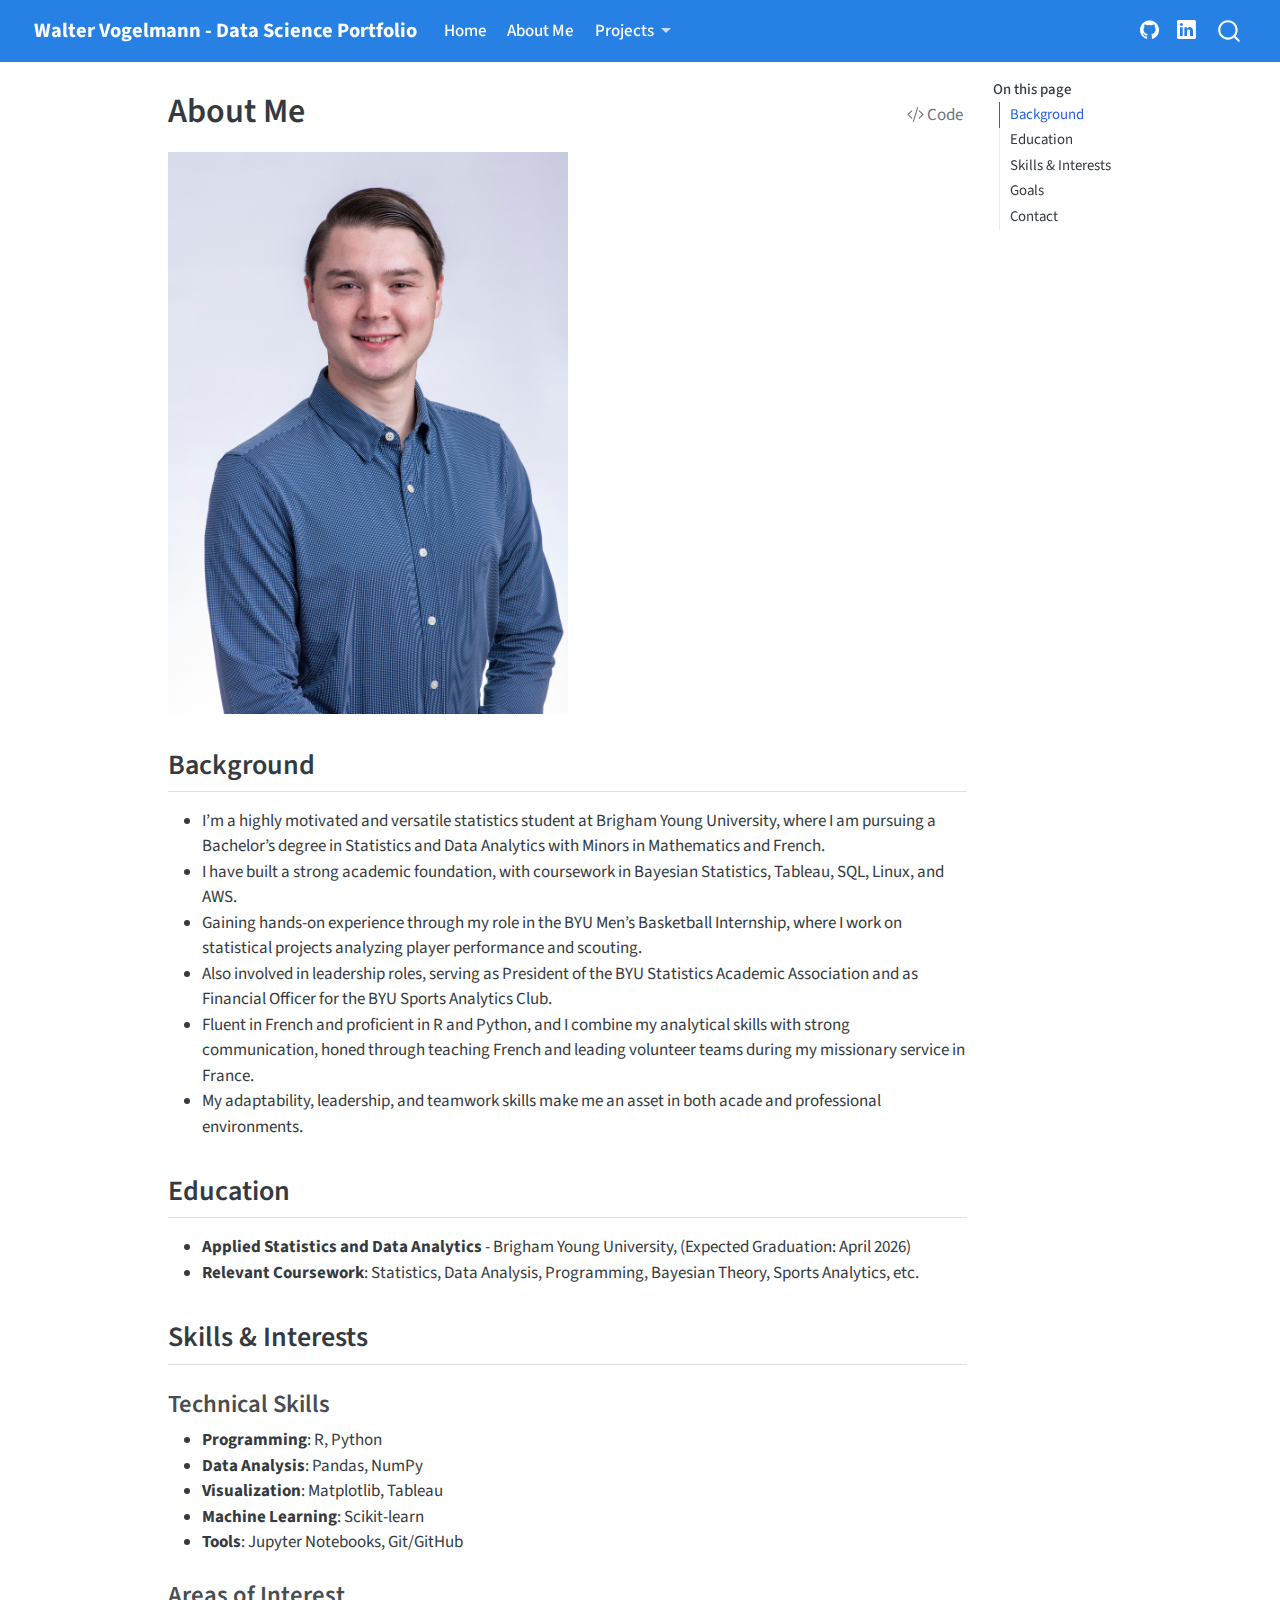
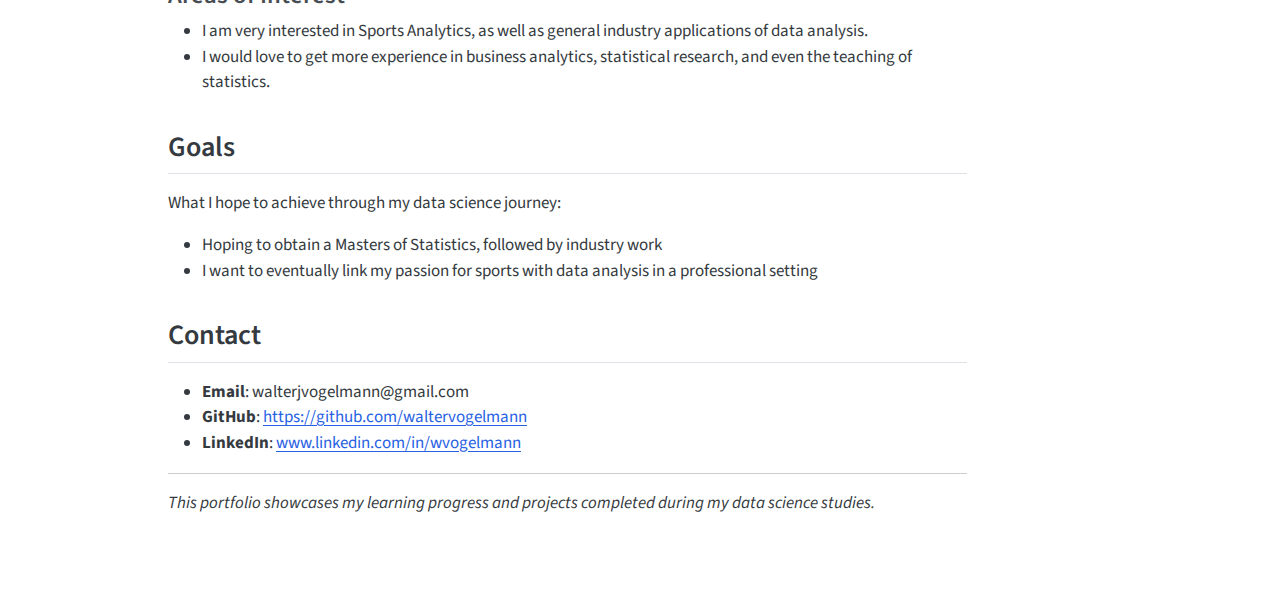
<file: about.html>
<!DOCTYPE html>
<html xmlns="http://www.w3.org/1999/xhtml" lang="en" xml:lang="en"><head>

<meta charset="utf-8">
<meta name="generator" content="quarto-1.8.24">

<meta name="viewport" content="width=device-width, initial-scale=1.0, user-scalable=yes">


<title>About Me – Walter Vogelmann - Data Science Portfolio</title>
<style>
code{white-space: pre-wrap;}
span.smallcaps{font-variant: small-caps;}
div.columns{display: flex; gap: min(4vw, 1.5em);}
div.column{flex: auto; overflow-x: auto;}
div.hanging-indent{margin-left: 1.5em; text-indent: -1.5em;}
ul.task-list{list-style: none;}
ul.task-list li input[type="checkbox"] {
  width: 0.8em;
  margin: 0 0.8em 0.2em -1em; /* quarto-specific, see https://github.com/quarto-dev/quarto-cli/issues/4556 */ 
  vertical-align: middle;
}
/* CSS for syntax highlighting */
html { -webkit-text-size-adjust: 100%; }
pre > code.sourceCode { white-space: pre; position: relative; }
pre > code.sourceCode > span { display: inline-block; line-height: 1.25; }
pre > code.sourceCode > span:empty { height: 1.2em; }
.sourceCode { overflow: visible; }
code.sourceCode > span { color: inherit; text-decoration: inherit; }
div.sourceCode { margin: 1em 0; }
pre.sourceCode { margin: 0; }
@media screen {
div.sourceCode { overflow: auto; }
}
@media print {
pre > code.sourceCode { white-space: pre-wrap; }
pre > code.sourceCode > span { text-indent: -5em; padding-left: 5em; }
}
pre.numberSource code
  { counter-reset: source-line 0; }
pre.numberSource code > span
  { position: relative; left: -4em; counter-increment: source-line; }
pre.numberSource code > span > a:first-child::before
  { content: counter(source-line);
    position: relative; left: -1em; text-align: right; vertical-align: baseline;
    border: none; display: inline-block;
    -webkit-touch-callout: none; -webkit-user-select: none;
    -khtml-user-select: none; -moz-user-select: none;
    -ms-user-select: none; user-select: none;
    padding: 0 4px; width: 4em;
  }
pre.numberSource { margin-left: 3em;  padding-left: 4px; }
div.sourceCode
  {   }
@media screen {
pre > code.sourceCode > span > a:first-child::before { text-decoration: underline; }
}
</style>


<script src="site_libs/quarto-nav/quarto-nav.js"></script>
<script src="site_libs/quarto-nav/headroom.min.js"></script>
<script src="site_libs/clipboard/clipboard.min.js"></script>
<script src="site_libs/quarto-search/autocomplete.umd.js"></script>
<script src="site_libs/quarto-search/fuse.min.js"></script>
<script src="site_libs/quarto-search/quarto-search.js"></script>
<meta name="quarto:offset" content="./">
<script src="site_libs/quarto-html/quarto.js" type="module"></script>
<script src="site_libs/quarto-html/tabsets/tabsets.js" type="module"></script>
<script src="site_libs/quarto-html/axe/axe-check.js" type="module"></script>
<script src="site_libs/quarto-html/popper.min.js"></script>
<script src="site_libs/quarto-html/tippy.umd.min.js"></script>
<script src="site_libs/quarto-html/anchor.min.js"></script>
<link href="site_libs/quarto-html/tippy.css" rel="stylesheet">
<link href="site_libs/quarto-html/quarto-syntax-highlighting-dc55a5b9e770e841cd82e46aadbfb9b0.css" rel="stylesheet" id="quarto-text-highlighting-styles">
<script src="site_libs/bootstrap/bootstrap.min.js"></script>
<link href="site_libs/bootstrap/bootstrap-icons.css" rel="stylesheet">
<link href="site_libs/bootstrap/bootstrap-f245066ca199b7326ac6b360085ddf3a.min.css" rel="stylesheet" append-hash="true" id="quarto-bootstrap" data-mode="light">
<script id="quarto-search-options" type="application/json">{
  "location": "navbar",
  "copy-button": false,
  "collapse-after": 3,
  "panel-placement": "end",
  "type": "overlay",
  "limit": 50,
  "keyboard-shortcut": [
    "f",
    "/",
    "s"
  ],
  "show-item-context": false,
  "language": {
    "search-no-results-text": "No results",
    "search-matching-documents-text": "matching documents",
    "search-copy-link-title": "Copy link to search",
    "search-hide-matches-text": "Hide additional matches",
    "search-more-match-text": "more match in this document",
    "search-more-matches-text": "more matches in this document",
    "search-clear-button-title": "Clear",
    "search-text-placeholder": "",
    "search-detached-cancel-button-title": "Cancel",
    "search-submit-button-title": "Submit",
    "search-label": "Search"
  }
}</script>


<link rel="stylesheet" href="styles.css">
</head>

<body class="nav-fixed quarto-light">

<div id="quarto-search-results"></div>
  <header id="quarto-header" class="headroom fixed-top">
    <nav class="navbar navbar-expand-lg " data-bs-theme="dark">
      <div class="navbar-container container-fluid">
      <div class="navbar-brand-container mx-auto">
    <a href="./index.html" class="navbar-brand navbar-brand-logo">
    </a>
    <a class="navbar-brand" href="./index.html">
    <span class="navbar-title">Walter Vogelmann - Data Science Portfolio</span>
    </a>
  </div>
            <div id="quarto-search" class="" title="Search"></div>
          <button class="navbar-toggler" type="button" data-bs-toggle="collapse" data-bs-target="#navbarCollapse" aria-controls="navbarCollapse" role="menu" aria-expanded="false" aria-label="Toggle navigation" onclick="if (window.quartoToggleHeadroom) { window.quartoToggleHeadroom(); }">
  <span class="navbar-toggler-icon"></span>
</button>
          <div class="collapse navbar-collapse" id="navbarCollapse">
            <ul class="navbar-nav navbar-nav-scroll me-auto">
  <li class="nav-item">
    <a class="nav-link" href="./index.html"> 
<span class="menu-text">Home</span></a>
  </li>  
  <li class="nav-item">
    <a class="nav-link active" href="./about.html" aria-current="page"> 
<span class="menu-text">About Me</span></a>
  </li>  
  <li class="nav-item dropdown ">
    <a class="nav-link dropdown-toggle" href="#" id="nav-menu-projects" role="link" data-bs-toggle="dropdown" aria-expanded="false">
 <span class="menu-text">Projects</span>
    </a>
    <ul class="dropdown-menu" aria-labelledby="nav-menu-projects">    
        <li>
    <a class="dropdown-item" href="./projects/index.html">
 <span class="dropdown-text">All Projects</span></a>
  </li>  
        <li><hr class="dropdown-divider"></li>
        <li>
    <a class="dropdown-item" href="./projects/eda.html">
 <span class="dropdown-text">Exploratory Data Analysis</span></a>
  </li>  
        <li>
    <a class="dropdown-item" href="./projects/data-tutorial-blog.html">
 <span class="dropdown-text">Data Tutorial Blog</span></a>
  </li>  
        <li>
    <a class="dropdown-item" href="./projects/final-project.html">
 <span class="dropdown-text">Final Project</span></a>
  </li>  
    </ul>
  </li>
</ul>
            <ul class="navbar-nav navbar-nav-scroll ms-auto">
  <li class="nav-item compact">
    <a class="nav-link" href="https://github.com/waltervogelmann"> <i class="bi bi-github" role="img">
</i> 
<span class="menu-text"></span></a>
  </li>  
  <li class="nav-item compact">
    <a class="nav-link" href="https://linkedin.com/in/wvogelmann"> <i class="bi bi-linkedin" role="img">
</i> 
<span class="menu-text"></span></a>
  </li>  
</ul>
          </div> <!-- /navcollapse -->
            <div class="quarto-navbar-tools">
</div>
      </div> <!-- /container-fluid -->
    </nav>
</header>
<!-- content -->
<div id="quarto-content" class="quarto-container page-columns page-rows-contents page-layout-article page-navbar">
<!-- sidebar -->
<!-- margin-sidebar -->
    <div id="quarto-margin-sidebar" class="sidebar margin-sidebar">
        <nav id="TOC" role="doc-toc" class="toc-active">
    <h2 id="toc-title">On this page</h2>
   
  <ul>
  <li><a href="#background" id="toc-background" class="nav-link active" data-scroll-target="#background">Background</a></li>
  <li><a href="#education" id="toc-education" class="nav-link" data-scroll-target="#education">Education</a></li>
  <li><a href="#skills-interests" id="toc-skills-interests" class="nav-link" data-scroll-target="#skills-interests">Skills &amp; Interests</a>
  <ul class="collapse">
  <li><a href="#technical-skills" id="toc-technical-skills" class="nav-link" data-scroll-target="#technical-skills">Technical Skills</a></li>
  <li><a href="#areas-of-interest" id="toc-areas-of-interest" class="nav-link" data-scroll-target="#areas-of-interest">Areas of Interest</a></li>
  </ul></li>
  <li><a href="#goals" id="toc-goals" class="nav-link" data-scroll-target="#goals">Goals</a></li>
  <li><a href="#contact" id="toc-contact" class="nav-link" data-scroll-target="#contact">Contact</a></li>
  </ul>
</nav>
    </div>
<!-- main -->
<main class="content" id="quarto-document-content">

<header id="title-block-header" class="quarto-title-block default">
<div class="quarto-title">
<div class="quarto-title-block"><div><h1 class="title">About Me</h1><button type="button" class="btn code-tools-button" id="quarto-code-tools-source"><i class="bi"></i> Code</button></div></div>
</div>



<div class="quarto-title-meta">

    
  
    
  </div>
  


</header>


<p><img src="WalterVogelmannHeadshot.png" class="img-fluid" style="width:50.0%"></p>
<section id="background" class="level2">
<h2 class="anchored" data-anchor-id="background">Background</h2>
<ul>
<li>I’m a highly motivated and versatile statistics student at Brigham Young University, where I am pursuing a Bachelor’s degree in Statistics and Data Analytics with Minors in Mathematics and French.</li>
<li>I have built a strong academic foundation, with coursework in Bayesian Statistics, Tableau, SQL, Linux, and AWS.</li>
<li>Gaining hands-on experience through my role in the BYU Men’s Basketball Internship, where I work on statistical projects analyzing player performance and scouting.</li>
<li>Also involved in leadership roles, serving as President of the BYU Statistics Academic Association and as Financial Officer for the BYU Sports Analytics Club.</li>
<li>Fluent in French and proficient in R and Python, and I combine my analytical skills with strong communication, honed through teaching French and leading volunteer teams during my missionary service in France.</li>
<li>My adaptability, leadership, and teamwork skills make me an asset in both acade and professional environments.</li>
</ul>
</section>
<section id="education" class="level2">
<h2 class="anchored" data-anchor-id="education">Education</h2>
<ul>
<li><strong>Applied Statistics and Data Analytics</strong> - Brigham Young University, (Expected Graduation: April 2026)</li>
<li><strong>Relevant Coursework</strong>: Statistics, Data Analysis, Programming, Bayesian Theory, Sports Analytics, etc.</li>
</ul>
</section>
<section id="skills-interests" class="level2">
<h2 class="anchored" data-anchor-id="skills-interests">Skills &amp; Interests</h2>
<section id="technical-skills" class="level3">
<h3 class="anchored" data-anchor-id="technical-skills">Technical Skills</h3>
<ul>
<li><strong>Programming</strong>: R, Python</li>
<li><strong>Data Analysis</strong>: Pandas, NumPy</li>
<li><strong>Visualization</strong>: Matplotlib, Tableau</li>
<li><strong>Machine Learning</strong>: Scikit-learn</li>
<li><strong>Tools</strong>: Jupyter Notebooks, Git/GitHub</li>
</ul>
</section>
<section id="areas-of-interest" class="level3">
<h3 class="anchored" data-anchor-id="areas-of-interest">Areas of Interest</h3>
<ul>
<li>I am very interested in Sports Analytics, as well as general industry applications of data analysis.</li>
<li>I would love to get more experience in business analytics, statistical research, and even the teaching of statistics.</li>
</ul>
</section>
</section>
<section id="goals" class="level2">
<h2 class="anchored" data-anchor-id="goals">Goals</h2>
<p>What I hope to achieve through my data science journey:</p>
<ul>
<li>Hoping to obtain a Masters of Statistics, followed by industry work</li>
<li>I want to eventually link my passion for sports with data analysis in a professional setting</li>
</ul>
</section>
<section id="contact" class="level2">
<h2 class="anchored" data-anchor-id="contact">Contact</h2>
<ul>
<li><strong>Email</strong>: walterjvogelmann@gmail.com</li>
<li><strong>GitHub</strong>: <a href="https://github.com/waltervogelmann">https://github.com/waltervogelmann</a></li>
<li><strong>LinkedIn</strong>: <a href="www.linkedin.com/in/wvogelmann">www.linkedin.com/in/wvogelmann</a></li>
</ul>
<hr>
<p><em>This portfolio showcases my learning progress and projects completed during my data science studies.</em></p>


<!-- -->

</section>

</main> <!-- /main -->
<script id="quarto-html-after-body" type="application/javascript">
  window.document.addEventListener("DOMContentLoaded", function (event) {
    const icon = "";
    const anchorJS = new window.AnchorJS();
    anchorJS.options = {
      placement: 'right',
      icon: icon
    };
    anchorJS.add('.anchored');
    const isCodeAnnotation = (el) => {
      for (const clz of el.classList) {
        if (clz.startsWith('code-annotation-')) {                     
          return true;
        }
      }
      return false;
    }
    const onCopySuccess = function(e) {
      // button target
      const button = e.trigger;
      // don't keep focus
      button.blur();
      // flash "checked"
      button.classList.add('code-copy-button-checked');
      var currentTitle = button.getAttribute("title");
      button.setAttribute("title", "Copied!");
      let tooltip;
      if (window.bootstrap) {
        button.setAttribute("data-bs-toggle", "tooltip");
        button.setAttribute("data-bs-placement", "left");
        button.setAttribute("data-bs-title", "Copied!");
        tooltip = new bootstrap.Tooltip(button, 
          { trigger: "manual", 
            customClass: "code-copy-button-tooltip",
            offset: [0, -8]});
        tooltip.show();    
      }
      setTimeout(function() {
        if (tooltip) {
          tooltip.hide();
          button.removeAttribute("data-bs-title");
          button.removeAttribute("data-bs-toggle");
          button.removeAttribute("data-bs-placement");
        }
        button.setAttribute("title", currentTitle);
        button.classList.remove('code-copy-button-checked');
      }, 1000);
      // clear code selection
      e.clearSelection();
    }
    const getTextToCopy = function(trigger) {
      const outerScaffold = trigger.parentElement.cloneNode(true);
      const codeEl = outerScaffold.querySelector('code');
      for (const childEl of codeEl.children) {
        if (isCodeAnnotation(childEl)) {
          childEl.remove();
        }
      }
      return codeEl.innerText;
    }
    const clipboard = new window.ClipboardJS('.code-copy-button:not([data-in-quarto-modal])', {
      text: getTextToCopy
    });
    clipboard.on('success', onCopySuccess);
    if (window.document.getElementById('quarto-embedded-source-code-modal')) {
      const clipboardModal = new window.ClipboardJS('.code-copy-button[data-in-quarto-modal]', {
        text: getTextToCopy,
        container: window.document.getElementById('quarto-embedded-source-code-modal')
      });
      clipboardModal.on('success', onCopySuccess);
    }
    const viewSource = window.document.getElementById('quarto-view-source') ||
                       window.document.getElementById('quarto-code-tools-source');
    if (viewSource) {
      const sourceUrl = viewSource.getAttribute("data-quarto-source-url");
      viewSource.addEventListener("click", function(e) {
        if (sourceUrl) {
          // rstudio viewer pane
          if (/\bcapabilities=\b/.test(window.location)) {
            window.open(sourceUrl);
          } else {
            window.location.href = sourceUrl;
          }
        } else {
          const modal = new bootstrap.Modal(document.getElementById('quarto-embedded-source-code-modal'));
          modal.show();
        }
        return false;
      });
    }
    function toggleCodeHandler(show) {
      return function(e) {
        const detailsSrc = window.document.querySelectorAll(".cell > details > .sourceCode");
        for (let i=0; i<detailsSrc.length; i++) {
          const details = detailsSrc[i].parentElement;
          if (show) {
            details.open = true;
          } else {
            details.removeAttribute("open");
          }
        }
        const cellCodeDivs = window.document.querySelectorAll(".cell > .sourceCode");
        const fromCls = show ? "hidden" : "unhidden";
        const toCls = show ? "unhidden" : "hidden";
        for (let i=0; i<cellCodeDivs.length; i++) {
          const codeDiv = cellCodeDivs[i];
          if (codeDiv.classList.contains(fromCls)) {
            codeDiv.classList.remove(fromCls);
            codeDiv.classList.add(toCls);
          } 
        }
        return false;
      }
    }
    const hideAllCode = window.document.getElementById("quarto-hide-all-code");
    if (hideAllCode) {
      hideAllCode.addEventListener("click", toggleCodeHandler(false));
    }
    const showAllCode = window.document.getElementById("quarto-show-all-code");
    if (showAllCode) {
      showAllCode.addEventListener("click", toggleCodeHandler(true));
    }
      var localhostRegex = new RegExp(/^(?:http|https):\/\/localhost\:?[0-9]*\//);
      var mailtoRegex = new RegExp(/^mailto:/);
        var filterRegex = new RegExp('/' + window.location.host + '/');
      var isInternal = (href) => {
          return filterRegex.test(href) || localhostRegex.test(href) || mailtoRegex.test(href);
      }
      // Inspect non-navigation links and adorn them if external
     var links = window.document.querySelectorAll('a[href]:not(.nav-link):not(.navbar-brand):not(.toc-action):not(.sidebar-link):not(.sidebar-item-toggle):not(.pagination-link):not(.no-external):not([aria-hidden]):not(.dropdown-item):not(.quarto-navigation-tool):not(.about-link)');
      for (var i=0; i<links.length; i++) {
        const link = links[i];
        if (!isInternal(link.href)) {
          // undo the damage that might have been done by quarto-nav.js in the case of
          // links that we want to consider external
          if (link.dataset.originalHref !== undefined) {
            link.href = link.dataset.originalHref;
          }
        }
      }
    function tippyHover(el, contentFn, onTriggerFn, onUntriggerFn) {
      const config = {
        allowHTML: true,
        maxWidth: 500,
        delay: 100,
        arrow: false,
        appendTo: function(el) {
            return el.parentElement;
        },
        interactive: true,
        interactiveBorder: 10,
        theme: 'quarto',
        placement: 'bottom-start',
      };
      if (contentFn) {
        config.content = contentFn;
      }
      if (onTriggerFn) {
        config.onTrigger = onTriggerFn;
      }
      if (onUntriggerFn) {
        config.onUntrigger = onUntriggerFn;
      }
      window.tippy(el, config); 
    }
    const noterefs = window.document.querySelectorAll('a[role="doc-noteref"]');
    for (var i=0; i<noterefs.length; i++) {
      const ref = noterefs[i];
      tippyHover(ref, function() {
        // use id or data attribute instead here
        let href = ref.getAttribute('data-footnote-href') || ref.getAttribute('href');
        try { href = new URL(href).hash; } catch {}
        const id = href.replace(/^#\/?/, "");
        const note = window.document.getElementById(id);
        if (note) {
          return note.innerHTML;
        } else {
          return "";
        }
      });
    }
    const xrefs = window.document.querySelectorAll('a.quarto-xref');
    const processXRef = (id, note) => {
      // Strip column container classes
      const stripColumnClz = (el) => {
        el.classList.remove("page-full", "page-columns");
        if (el.children) {
          for (const child of el.children) {
            stripColumnClz(child);
          }
        }
      }
      stripColumnClz(note)
      if (id === null || id.startsWith('sec-')) {
        // Special case sections, only their first couple elements
        const container = document.createElement("div");
        if (note.children && note.children.length > 2) {
          container.appendChild(note.children[0].cloneNode(true));
          for (let i = 1; i < note.children.length; i++) {
            const child = note.children[i];
            if (child.tagName === "P" && child.innerText === "") {
              continue;
            } else {
              container.appendChild(child.cloneNode(true));
              break;
            }
          }
          if (window.Quarto?.typesetMath) {
            window.Quarto.typesetMath(container);
          }
          return container.innerHTML
        } else {
          if (window.Quarto?.typesetMath) {
            window.Quarto.typesetMath(note);
          }
          return note.innerHTML;
        }
      } else {
        // Remove any anchor links if they are present
        const anchorLink = note.querySelector('a.anchorjs-link');
        if (anchorLink) {
          anchorLink.remove();
        }
        if (window.Quarto?.typesetMath) {
          window.Quarto.typesetMath(note);
        }
        if (note.classList.contains("callout")) {
          return note.outerHTML;
        } else {
          return note.innerHTML;
        }
      }
    }
    for (var i=0; i<xrefs.length; i++) {
      const xref = xrefs[i];
      tippyHover(xref, undefined, function(instance) {
        instance.disable();
        let url = xref.getAttribute('href');
        let hash = undefined; 
        if (url.startsWith('#')) {
          hash = url;
        } else {
          try { hash = new URL(url).hash; } catch {}
        }
        if (hash) {
          const id = hash.replace(/^#\/?/, "");
          const note = window.document.getElementById(id);
          if (note !== null) {
            try {
              const html = processXRef(id, note.cloneNode(true));
              instance.setContent(html);
            } finally {
              instance.enable();
              instance.show();
            }
          } else {
            // See if we can fetch this
            fetch(url.split('#')[0])
            .then(res => res.text())
            .then(html => {
              const parser = new DOMParser();
              const htmlDoc = parser.parseFromString(html, "text/html");
              const note = htmlDoc.getElementById(id);
              if (note !== null) {
                const html = processXRef(id, note);
                instance.setContent(html);
              } 
            }).finally(() => {
              instance.enable();
              instance.show();
            });
          }
        } else {
          // See if we can fetch a full url (with no hash to target)
          // This is a special case and we should probably do some content thinning / targeting
          fetch(url)
          .then(res => res.text())
          .then(html => {
            const parser = new DOMParser();
            const htmlDoc = parser.parseFromString(html, "text/html");
            const note = htmlDoc.querySelector('main.content');
            if (note !== null) {
              // This should only happen for chapter cross references
              // (since there is no id in the URL)
              // remove the first header
              if (note.children.length > 0 && note.children[0].tagName === "HEADER") {
                note.children[0].remove();
              }
              const html = processXRef(null, note);
              instance.setContent(html);
            } 
          }).finally(() => {
            instance.enable();
            instance.show();
          });
        }
      }, function(instance) {
      });
    }
        let selectedAnnoteEl;
        const selectorForAnnotation = ( cell, annotation) => {
          let cellAttr = 'data-code-cell="' + cell + '"';
          let lineAttr = 'data-code-annotation="' +  annotation + '"';
          const selector = 'span[' + cellAttr + '][' + lineAttr + ']';
          return selector;
        }
        const selectCodeLines = (annoteEl) => {
          const doc = window.document;
          const targetCell = annoteEl.getAttribute("data-target-cell");
          const targetAnnotation = annoteEl.getAttribute("data-target-annotation");
          const annoteSpan = window.document.querySelector(selectorForAnnotation(targetCell, targetAnnotation));
          const lines = annoteSpan.getAttribute("data-code-lines").split(",");
          const lineIds = lines.map((line) => {
            return targetCell + "-" + line;
          })
          let top = null;
          let height = null;
          let parent = null;
          if (lineIds.length > 0) {
              //compute the position of the single el (top and bottom and make a div)
              const el = window.document.getElementById(lineIds[0]);
              top = el.offsetTop;
              height = el.offsetHeight;
              parent = el.parentElement.parentElement;
            if (lineIds.length > 1) {
              const lastEl = window.document.getElementById(lineIds[lineIds.length - 1]);
              const bottom = lastEl.offsetTop + lastEl.offsetHeight;
              height = bottom - top;
            }
            if (top !== null && height !== null && parent !== null) {
              // cook up a div (if necessary) and position it 
              let div = window.document.getElementById("code-annotation-line-highlight");
              if (div === null) {
                div = window.document.createElement("div");
                div.setAttribute("id", "code-annotation-line-highlight");
                div.style.position = 'absolute';
                parent.appendChild(div);
              }
              div.style.top = top - 2 + "px";
              div.style.height = height + 4 + "px";
              div.style.left = 0;
              let gutterDiv = window.document.getElementById("code-annotation-line-highlight-gutter");
              if (gutterDiv === null) {
                gutterDiv = window.document.createElement("div");
                gutterDiv.setAttribute("id", "code-annotation-line-highlight-gutter");
                gutterDiv.style.position = 'absolute';
                const codeCell = window.document.getElementById(targetCell);
                const gutter = codeCell.querySelector('.code-annotation-gutter');
                gutter.appendChild(gutterDiv);
              }
              gutterDiv.style.top = top - 2 + "px";
              gutterDiv.style.height = height + 4 + "px";
            }
            selectedAnnoteEl = annoteEl;
          }
        };
        const unselectCodeLines = () => {
          const elementsIds = ["code-annotation-line-highlight", "code-annotation-line-highlight-gutter"];
          elementsIds.forEach((elId) => {
            const div = window.document.getElementById(elId);
            if (div) {
              div.remove();
            }
          });
          selectedAnnoteEl = undefined;
        };
          // Handle positioning of the toggle
      window.addEventListener(
        "resize",
        throttle(() => {
          elRect = undefined;
          if (selectedAnnoteEl) {
            selectCodeLines(selectedAnnoteEl);
          }
        }, 10)
      );
      function throttle(fn, ms) {
      let throttle = false;
      let timer;
        return (...args) => {
          if(!throttle) { // first call gets through
              fn.apply(this, args);
              throttle = true;
          } else { // all the others get throttled
              if(timer) clearTimeout(timer); // cancel #2
              timer = setTimeout(() => {
                fn.apply(this, args);
                timer = throttle = false;
              }, ms);
          }
        };
      }
        // Attach click handler to the DT
        const annoteDls = window.document.querySelectorAll('dt[data-target-cell]');
        for (const annoteDlNode of annoteDls) {
          annoteDlNode.addEventListener('click', (event) => {
            const clickedEl = event.target;
            if (clickedEl !== selectedAnnoteEl) {
              unselectCodeLines();
              const activeEl = window.document.querySelector('dt[data-target-cell].code-annotation-active');
              if (activeEl) {
                activeEl.classList.remove('code-annotation-active');
              }
              selectCodeLines(clickedEl);
              clickedEl.classList.add('code-annotation-active');
            } else {
              // Unselect the line
              unselectCodeLines();
              clickedEl.classList.remove('code-annotation-active');
            }
          });
        }
    const findCites = (el) => {
      const parentEl = el.parentElement;
      if (parentEl) {
        const cites = parentEl.dataset.cites;
        if (cites) {
          return {
            el,
            cites: cites.split(' ')
          };
        } else {
          return findCites(el.parentElement)
        }
      } else {
        return undefined;
      }
    };
    var bibliorefs = window.document.querySelectorAll('a[role="doc-biblioref"]');
    for (var i=0; i<bibliorefs.length; i++) {
      const ref = bibliorefs[i];
      const citeInfo = findCites(ref);
      if (citeInfo) {
        tippyHover(citeInfo.el, function() {
          var popup = window.document.createElement('div');
          citeInfo.cites.forEach(function(cite) {
            var citeDiv = window.document.createElement('div');
            citeDiv.classList.add('hanging-indent');
            citeDiv.classList.add('csl-entry');
            var biblioDiv = window.document.getElementById('ref-' + cite);
            if (biblioDiv) {
              citeDiv.innerHTML = biblioDiv.innerHTML;
            }
            popup.appendChild(citeDiv);
          });
          return popup.innerHTML;
        });
      }
    }
  });
  </script><div class="modal fade" id="quarto-embedded-source-code-modal" tabindex="-1" aria-labelledby="quarto-embedded-source-code-modal-label" aria-hidden="true"><div class="modal-dialog modal-dialog-scrollable"><div class="modal-content"><div class="modal-header"><h5 class="modal-title" id="quarto-embedded-source-code-modal-label">Source Code</h5><button class="btn-close" data-bs-dismiss="modal"></button></div><div class="modal-body"><div class="">
<div class="code-copy-outer-scaffold"><div class="sourceCode" id="cb1" data-shortcodes="false"><pre class="sourceCode markdown code-with-copy"><code class="sourceCode markdown"><span id="cb1-1"><a href="#cb1-1" aria-hidden="true" tabindex="-1"></a><span class="co">---</span></span>
<span id="cb1-2"><a href="#cb1-2" aria-hidden="true" tabindex="-1"></a><span class="an">title:</span><span class="co"> "About Me"</span></span>
<span id="cb1-3"><a href="#cb1-3" aria-hidden="true" tabindex="-1"></a><span class="co">---</span></span>
<span id="cb1-4"><a href="#cb1-4" aria-hidden="true" tabindex="-1"></a></span>
<span id="cb1-5"><a href="#cb1-5" aria-hidden="true" tabindex="-1"></a><span class="al">![](WalterVogelmannHeadshot.png)</span>{width=50%}</span>
<span id="cb1-6"><a href="#cb1-6" aria-hidden="true" tabindex="-1"></a></span>
<span id="cb1-7"><a href="#cb1-7" aria-hidden="true" tabindex="-1"></a><span class="fu">## Background</span></span>
<span id="cb1-8"><a href="#cb1-8" aria-hidden="true" tabindex="-1"></a></span>
<span id="cb1-9"><a href="#cb1-9" aria-hidden="true" tabindex="-1"></a><span class="ss">- </span>I'm a highly motivated and versatile statistics student at Brigham Young University, where I am pursuing a Bachelor's degree in Statistics and Data Analytics with Minors in Mathematics and French.</span>
<span id="cb1-10"><a href="#cb1-10" aria-hidden="true" tabindex="-1"></a><span class="ss">- </span>I have built a strong academic foundation, with coursework in Bayesian Statistics, Tableau, SQL, Linux, and AWS.</span>
<span id="cb1-11"><a href="#cb1-11" aria-hidden="true" tabindex="-1"></a><span class="ss">- </span>Gaining hands-on experience through my role in the BYU Men's Basketball Internship, where I work on statistical projects analyzing player performance and scouting.</span>
<span id="cb1-12"><a href="#cb1-12" aria-hidden="true" tabindex="-1"></a><span class="ss">- </span>Also involved in leadership roles, serving as President of the BYU Statistics Academic Association and as Financial Officer for the BYU Sports Analytics Club. </span>
<span id="cb1-13"><a href="#cb1-13" aria-hidden="true" tabindex="-1"></a><span class="ss">- </span>Fluent in French and proficient in R and Python, and I combine my analytical skills with strong communication, honed through teaching French and leading volunteer teams during my missionary service in France.</span>
<span id="cb1-14"><a href="#cb1-14" aria-hidden="true" tabindex="-1"></a><span class="ss">- </span>My adaptability, leadership, and teamwork skills make me an asset in both acade and professional environments.</span>
<span id="cb1-15"><a href="#cb1-15" aria-hidden="true" tabindex="-1"></a></span>
<span id="cb1-16"><a href="#cb1-16" aria-hidden="true" tabindex="-1"></a><span class="fu">## Education</span></span>
<span id="cb1-17"><a href="#cb1-17" aria-hidden="true" tabindex="-1"></a></span>
<span id="cb1-18"><a href="#cb1-18" aria-hidden="true" tabindex="-1"></a><span class="ss">- </span>**Applied Statistics and Data Analytics** - Brigham Young University, (Expected Graduation: April 2026)</span>
<span id="cb1-19"><a href="#cb1-19" aria-hidden="true" tabindex="-1"></a><span class="ss">- </span>**Relevant Coursework**: Statistics, Data Analysis, Programming, Bayesian Theory, Sports Analytics, etc.</span>
<span id="cb1-20"><a href="#cb1-20" aria-hidden="true" tabindex="-1"></a></span>
<span id="cb1-21"><a href="#cb1-21" aria-hidden="true" tabindex="-1"></a><span class="fu">## Skills &amp; Interests</span></span>
<span id="cb1-22"><a href="#cb1-22" aria-hidden="true" tabindex="-1"></a></span>
<span id="cb1-23"><a href="#cb1-23" aria-hidden="true" tabindex="-1"></a><span class="fu">### Technical Skills</span></span>
<span id="cb1-24"><a href="#cb1-24" aria-hidden="true" tabindex="-1"></a><span class="ss">- </span>**Programming**: R, Python</span>
<span id="cb1-25"><a href="#cb1-25" aria-hidden="true" tabindex="-1"></a><span class="ss">- </span>**Data Analysis**: Pandas, NumPy</span>
<span id="cb1-26"><a href="#cb1-26" aria-hidden="true" tabindex="-1"></a><span class="ss">- </span>**Visualization**: Matplotlib, Tableau</span>
<span id="cb1-27"><a href="#cb1-27" aria-hidden="true" tabindex="-1"></a><span class="ss">- </span>**Machine Learning**: Scikit-learn</span>
<span id="cb1-28"><a href="#cb1-28" aria-hidden="true" tabindex="-1"></a><span class="ss">- </span>**Tools**: Jupyter Notebooks, Git/GitHub</span>
<span id="cb1-29"><a href="#cb1-29" aria-hidden="true" tabindex="-1"></a></span>
<span id="cb1-30"><a href="#cb1-30" aria-hidden="true" tabindex="-1"></a><span class="fu">### Areas of Interest</span></span>
<span id="cb1-31"><a href="#cb1-31" aria-hidden="true" tabindex="-1"></a><span class="ss">- </span>I am very interested in Sports Analytics, as well as general industry applications of data analysis.</span>
<span id="cb1-32"><a href="#cb1-32" aria-hidden="true" tabindex="-1"></a><span class="ss">- </span>I would love to get more experience in business analytics, statistical research, and even the teaching of statistics.</span>
<span id="cb1-33"><a href="#cb1-33" aria-hidden="true" tabindex="-1"></a></span>
<span id="cb1-34"><a href="#cb1-34" aria-hidden="true" tabindex="-1"></a><span class="fu">## Goals</span></span>
<span id="cb1-35"><a href="#cb1-35" aria-hidden="true" tabindex="-1"></a></span>
<span id="cb1-36"><a href="#cb1-36" aria-hidden="true" tabindex="-1"></a>What I hope to achieve through my data science journey:</span>
<span id="cb1-37"><a href="#cb1-37" aria-hidden="true" tabindex="-1"></a></span>
<span id="cb1-38"><a href="#cb1-38" aria-hidden="true" tabindex="-1"></a><span class="ss">- </span>Hoping to obtain a Masters of Statistics, followed by industry work</span>
<span id="cb1-39"><a href="#cb1-39" aria-hidden="true" tabindex="-1"></a><span class="ss">- </span>I want to eventually link my passion for sports with data analysis in a professional setting</span>
<span id="cb1-40"><a href="#cb1-40" aria-hidden="true" tabindex="-1"></a></span>
<span id="cb1-41"><a href="#cb1-41" aria-hidden="true" tabindex="-1"></a><span class="fu">## Contact</span></span>
<span id="cb1-42"><a href="#cb1-42" aria-hidden="true" tabindex="-1"></a></span>
<span id="cb1-43"><a href="#cb1-43" aria-hidden="true" tabindex="-1"></a><span class="ss">- </span>**Email**: walterjvogelmann@gmail.com</span>
<span id="cb1-44"><a href="#cb1-44" aria-hidden="true" tabindex="-1"></a><span class="ss">- </span>**GitHub**: <span class="co">[</span><span class="ot">https://github.com/waltervogelmann</span><span class="co">](https://github.com/waltervogelmann)</span></span>
<span id="cb1-45"><a href="#cb1-45" aria-hidden="true" tabindex="-1"></a><span class="ss">- </span>**LinkedIn**: <span class="co">[</span><span class="ot">www.linkedin.com/in/wvogelmann</span><span class="co">](www.linkedin.com/in/wvogelmann)</span></span>
<span id="cb1-46"><a href="#cb1-46" aria-hidden="true" tabindex="-1"></a></span>
<span id="cb1-47"><a href="#cb1-47" aria-hidden="true" tabindex="-1"></a>---</span>
<span id="cb1-48"><a href="#cb1-48" aria-hidden="true" tabindex="-1"></a></span>
<span id="cb1-49"><a href="#cb1-49" aria-hidden="true" tabindex="-1"></a>*This portfolio showcases my learning progress and projects completed during my data science studies.*</span></code></pre></div><button title="Copy to Clipboard" class="code-copy-button" data-in-quarto-modal=""><i class="bi"></i></button></div>
</div></div></div></div></div>
</div> <!-- /content -->




</body></html>
</file>
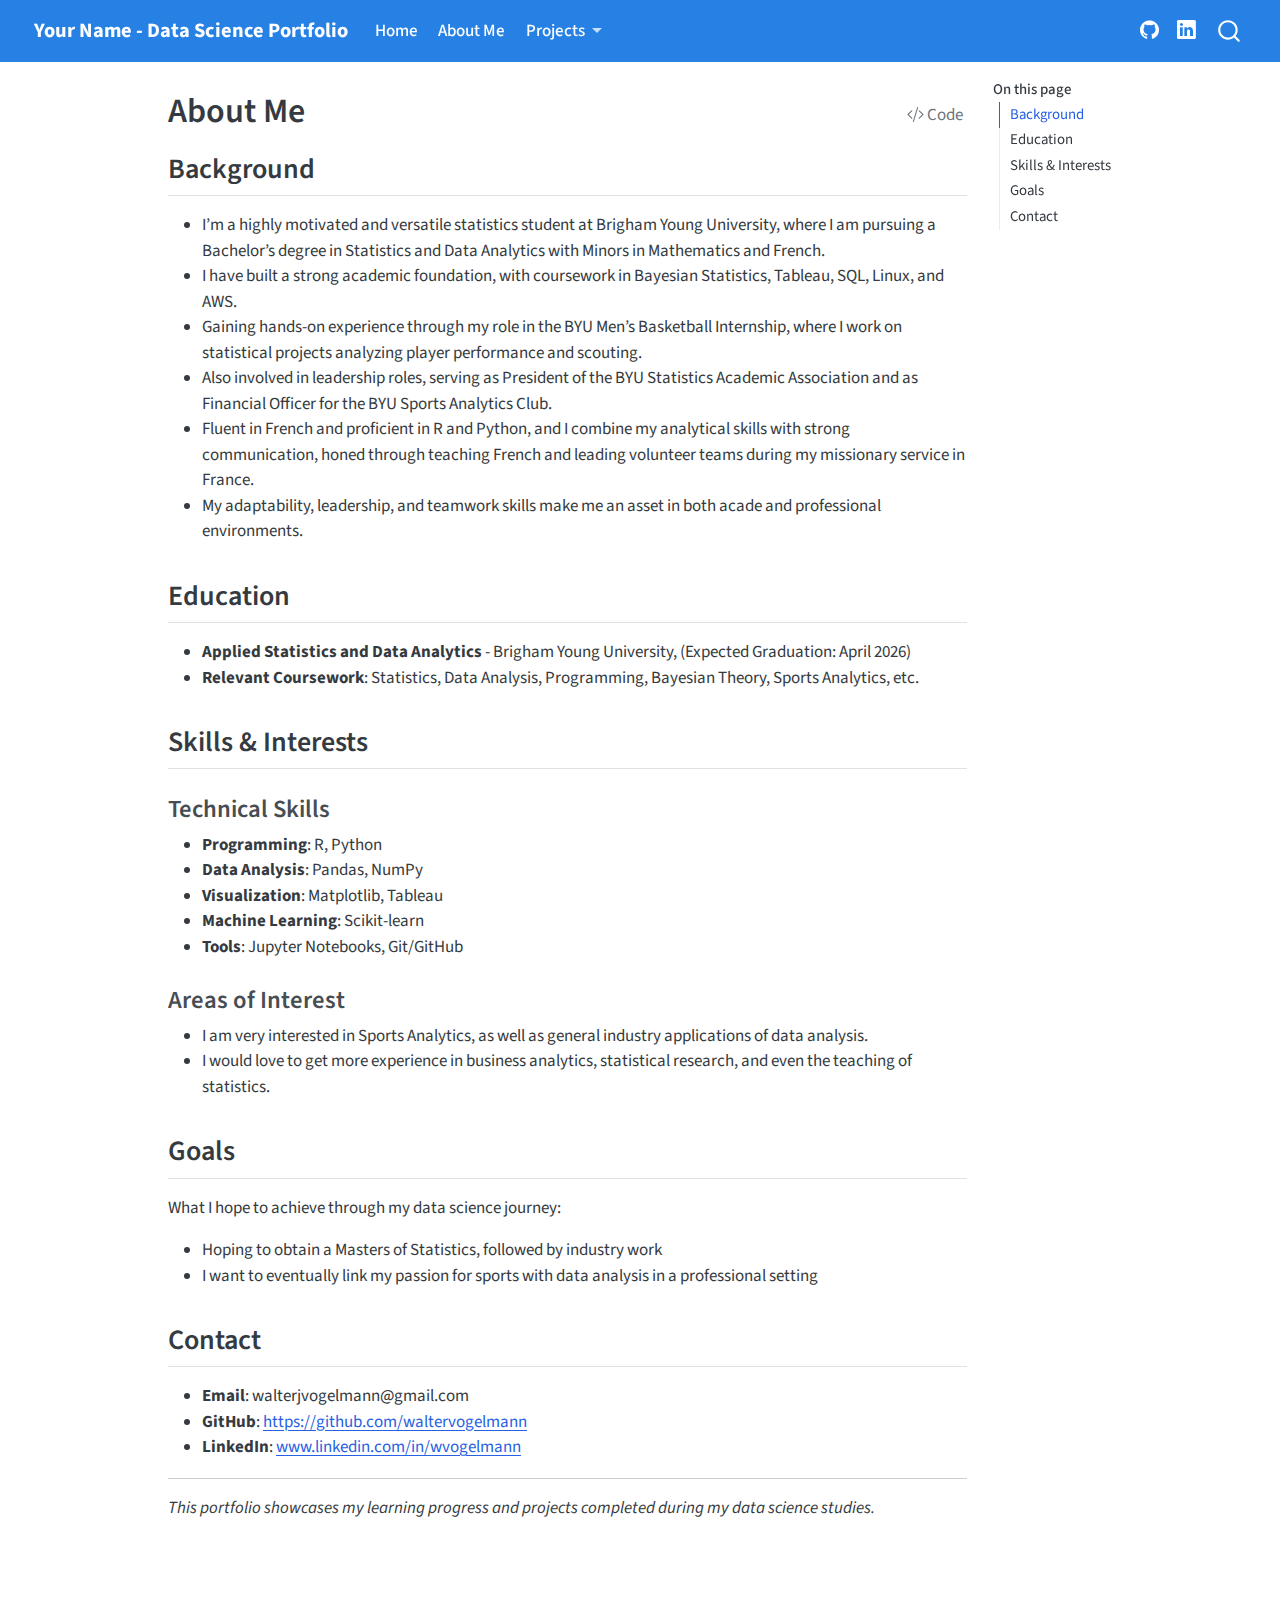
<file: docs/about.html>
<!DOCTYPE html>
<html xmlns="http://www.w3.org/1999/xhtml" lang="en" xml:lang="en"><head>

<meta charset="utf-8">
<meta name="generator" content="quarto-1.8.24">

<meta name="viewport" content="width=device-width, initial-scale=1.0, user-scalable=yes">


<title>About Me – Your Name - Data Science Portfolio</title>
<style>
code{white-space: pre-wrap;}
span.smallcaps{font-variant: small-caps;}
div.columns{display: flex; gap: min(4vw, 1.5em);}
div.column{flex: auto; overflow-x: auto;}
div.hanging-indent{margin-left: 1.5em; text-indent: -1.5em;}
ul.task-list{list-style: none;}
ul.task-list li input[type="checkbox"] {
  width: 0.8em;
  margin: 0 0.8em 0.2em -1em; /* quarto-specific, see https://github.com/quarto-dev/quarto-cli/issues/4556 */ 
  vertical-align: middle;
}
/* CSS for syntax highlighting */
html { -webkit-text-size-adjust: 100%; }
pre > code.sourceCode { white-space: pre; position: relative; }
pre > code.sourceCode > span { display: inline-block; line-height: 1.25; }
pre > code.sourceCode > span:empty { height: 1.2em; }
.sourceCode { overflow: visible; }
code.sourceCode > span { color: inherit; text-decoration: inherit; }
div.sourceCode { margin: 1em 0; }
pre.sourceCode { margin: 0; }
@media screen {
div.sourceCode { overflow: auto; }
}
@media print {
pre > code.sourceCode { white-space: pre-wrap; }
pre > code.sourceCode > span { text-indent: -5em; padding-left: 5em; }
}
pre.numberSource code
  { counter-reset: source-line 0; }
pre.numberSource code > span
  { position: relative; left: -4em; counter-increment: source-line; }
pre.numberSource code > span > a:first-child::before
  { content: counter(source-line);
    position: relative; left: -1em; text-align: right; vertical-align: baseline;
    border: none; display: inline-block;
    -webkit-touch-callout: none; -webkit-user-select: none;
    -khtml-user-select: none; -moz-user-select: none;
    -ms-user-select: none; user-select: none;
    padding: 0 4px; width: 4em;
  }
pre.numberSource { margin-left: 3em;  padding-left: 4px; }
div.sourceCode
  {   }
@media screen {
pre > code.sourceCode > span > a:first-child::before { text-decoration: underline; }
}
</style>


<script src="site_libs/quarto-nav/quarto-nav.js"></script>
<script src="site_libs/quarto-nav/headroom.min.js"></script>
<script src="site_libs/clipboard/clipboard.min.js"></script>
<script src="site_libs/quarto-search/autocomplete.umd.js"></script>
<script src="site_libs/quarto-search/fuse.min.js"></script>
<script src="site_libs/quarto-search/quarto-search.js"></script>
<meta name="quarto:offset" content="./">
<script src="site_libs/quarto-html/quarto.js" type="module"></script>
<script src="site_libs/quarto-html/tabsets/tabsets.js" type="module"></script>
<script src="site_libs/quarto-html/axe/axe-check.js" type="module"></script>
<script src="site_libs/quarto-html/popper.min.js"></script>
<script src="site_libs/quarto-html/tippy.umd.min.js"></script>
<script src="site_libs/quarto-html/anchor.min.js"></script>
<link href="site_libs/quarto-html/tippy.css" rel="stylesheet">
<link href="site_libs/quarto-html/quarto-syntax-highlighting-dc55a5b9e770e841cd82e46aadbfb9b0.css" rel="stylesheet" id="quarto-text-highlighting-styles">
<script src="site_libs/bootstrap/bootstrap.min.js"></script>
<link href="site_libs/bootstrap/bootstrap-icons.css" rel="stylesheet">
<link href="site_libs/bootstrap/bootstrap-f245066ca199b7326ac6b360085ddf3a.min.css" rel="stylesheet" append-hash="true" id="quarto-bootstrap" data-mode="light">
<script id="quarto-search-options" type="application/json">{
  "location": "navbar",
  "copy-button": false,
  "collapse-after": 3,
  "panel-placement": "end",
  "type": "overlay",
  "limit": 50,
  "keyboard-shortcut": [
    "f",
    "/",
    "s"
  ],
  "show-item-context": false,
  "language": {
    "search-no-results-text": "No results",
    "search-matching-documents-text": "matching documents",
    "search-copy-link-title": "Copy link to search",
    "search-hide-matches-text": "Hide additional matches",
    "search-more-match-text": "more match in this document",
    "search-more-matches-text": "more matches in this document",
    "search-clear-button-title": "Clear",
    "search-text-placeholder": "",
    "search-detached-cancel-button-title": "Cancel",
    "search-submit-button-title": "Submit",
    "search-label": "Search"
  }
}</script>


<link rel="stylesheet" href="styles.css">
</head>

<body class="nav-fixed quarto-light">

<div id="quarto-search-results"></div>
  <header id="quarto-header" class="headroom fixed-top">
    <nav class="navbar navbar-expand-lg " data-bs-theme="dark">
      <div class="navbar-container container-fluid">
      <div class="navbar-brand-container mx-auto">
    <a href="./index.html" class="navbar-brand navbar-brand-logo">
    </a>
    <a class="navbar-brand" href="./index.html">
    <span class="navbar-title">Your Name - Data Science Portfolio</span>
    </a>
  </div>
            <div id="quarto-search" class="" title="Search"></div>
          <button class="navbar-toggler" type="button" data-bs-toggle="collapse" data-bs-target="#navbarCollapse" aria-controls="navbarCollapse" role="menu" aria-expanded="false" aria-label="Toggle navigation" onclick="if (window.quartoToggleHeadroom) { window.quartoToggleHeadroom(); }">
  <span class="navbar-toggler-icon"></span>
</button>
          <div class="collapse navbar-collapse" id="navbarCollapse">
            <ul class="navbar-nav navbar-nav-scroll me-auto">
  <li class="nav-item">
    <a class="nav-link" href="./index.html"> 
<span class="menu-text">Home</span></a>
  </li>  
  <li class="nav-item">
    <a class="nav-link active" href="./about.html" aria-current="page"> 
<span class="menu-text">About Me</span></a>
  </li>  
  <li class="nav-item dropdown ">
    <a class="nav-link dropdown-toggle" href="#" id="nav-menu-projects" role="link" data-bs-toggle="dropdown" aria-expanded="false">
 <span class="menu-text">Projects</span>
    </a>
    <ul class="dropdown-menu" aria-labelledby="nav-menu-projects">    
        <li>
    <a class="dropdown-item" href="./projects/index.html">
 <span class="dropdown-text">All Projects</span></a>
  </li>  
        <li><hr class="dropdown-divider"></li>
        <li>
    <a class="dropdown-item" href="./projects/eda.html">
 <span class="dropdown-text">Exploratory Data Analysis</span></a>
  </li>  
        <li>
    <a class="dropdown-item" href="./projects/data-acquisition.html">
 <span class="dropdown-text">Data Acquisition</span></a>
  </li>  
        <li>
    <a class="dropdown-item" href="./projects/final-project.html">
 <span class="dropdown-text">Final Project</span></a>
  </li>  
    </ul>
  </li>
</ul>
            <ul class="navbar-nav navbar-nav-scroll ms-auto">
  <li class="nav-item compact">
    <a class="nav-link" href="https://github.com/your-username"> <i class="bi bi-github" role="img">
</i> 
<span class="menu-text"></span></a>
  </li>  
  <li class="nav-item compact">
    <a class="nav-link" href="https://linkedin.com/in/your-profile"> <i class="bi bi-linkedin" role="img">
</i> 
<span class="menu-text"></span></a>
  </li>  
</ul>
          </div> <!-- /navcollapse -->
            <div class="quarto-navbar-tools">
</div>
      </div> <!-- /container-fluid -->
    </nav>
</header>
<!-- content -->
<div id="quarto-content" class="quarto-container page-columns page-rows-contents page-layout-article page-navbar">
<!-- sidebar -->
<!-- margin-sidebar -->
    <div id="quarto-margin-sidebar" class="sidebar margin-sidebar">
        <nav id="TOC" role="doc-toc" class="toc-active">
    <h2 id="toc-title">On this page</h2>
   
  <ul>
  <li><a href="#background" id="toc-background" class="nav-link active" data-scroll-target="#background">Background</a></li>
  <li><a href="#education" id="toc-education" class="nav-link" data-scroll-target="#education">Education</a></li>
  <li><a href="#skills-interests" id="toc-skills-interests" class="nav-link" data-scroll-target="#skills-interests">Skills &amp; Interests</a>
  <ul class="collapse">
  <li><a href="#technical-skills" id="toc-technical-skills" class="nav-link" data-scroll-target="#technical-skills">Technical Skills</a></li>
  <li><a href="#areas-of-interest" id="toc-areas-of-interest" class="nav-link" data-scroll-target="#areas-of-interest">Areas of Interest</a></li>
  </ul></li>
  <li><a href="#goals" id="toc-goals" class="nav-link" data-scroll-target="#goals">Goals</a></li>
  <li><a href="#contact" id="toc-contact" class="nav-link" data-scroll-target="#contact">Contact</a></li>
  </ul>
</nav>
    </div>
<!-- main -->
<main class="content" id="quarto-document-content">

<header id="title-block-header" class="quarto-title-block default">
<div class="quarto-title">
<div class="quarto-title-block"><div><h1 class="title">About Me</h1><button type="button" class="btn code-tools-button" id="quarto-code-tools-source"><i class="bi"></i> Code</button></div></div>
</div>



<div class="quarto-title-meta">

    
  
    
  </div>
  


</header>


<section id="background" class="level2">
<h2 class="anchored" data-anchor-id="background">Background</h2>
<ul>
<li>I’m a highly motivated and versatile statistics student at Brigham Young University, where I am pursuing a Bachelor’s degree in Statistics and Data Analytics with Minors in Mathematics and French.</li>
<li>I have built a strong academic foundation, with coursework in Bayesian Statistics, Tableau, SQL, Linux, and AWS.</li>
<li>Gaining hands-on experience through my role in the BYU Men’s Basketball Internship, where I work on statistical projects analyzing player performance and scouting.</li>
<li>Also involved in leadership roles, serving as President of the BYU Statistics Academic Association and as Financial Officer for the BYU Sports Analytics Club.</li>
<li>Fluent in French and proficient in R and Python, and I combine my analytical skills with strong communication, honed through teaching French and leading volunteer teams during my missionary service in France.</li>
<li>My adaptability, leadership, and teamwork skills make me an asset in both acade and professional environments.</li>
</ul>
</section>
<section id="education" class="level2">
<h2 class="anchored" data-anchor-id="education">Education</h2>
<ul>
<li><strong>Applied Statistics and Data Analytics</strong> - Brigham Young University, (Expected Graduation: April 2026)</li>
<li><strong>Relevant Coursework</strong>: Statistics, Data Analysis, Programming, Bayesian Theory, Sports Analytics, etc.</li>
</ul>
</section>
<section id="skills-interests" class="level2">
<h2 class="anchored" data-anchor-id="skills-interests">Skills &amp; Interests</h2>
<section id="technical-skills" class="level3">
<h3 class="anchored" data-anchor-id="technical-skills">Technical Skills</h3>
<ul>
<li><strong>Programming</strong>: R, Python</li>
<li><strong>Data Analysis</strong>: Pandas, NumPy</li>
<li><strong>Visualization</strong>: Matplotlib, Tableau</li>
<li><strong>Machine Learning</strong>: Scikit-learn</li>
<li><strong>Tools</strong>: Jupyter Notebooks, Git/GitHub</li>
</ul>
</section>
<section id="areas-of-interest" class="level3">
<h3 class="anchored" data-anchor-id="areas-of-interest">Areas of Interest</h3>
<ul>
<li>I am very interested in Sports Analytics, as well as general industry applications of data analysis.</li>
<li>I would love to get more experience in business analytics, statistical research, and even the teaching of statistics.</li>
</ul>
</section>
</section>
<section id="goals" class="level2">
<h2 class="anchored" data-anchor-id="goals">Goals</h2>
<p>What I hope to achieve through my data science journey:</p>
<ul>
<li>Hoping to obtain a Masters of Statistics, followed by industry work</li>
<li>I want to eventually link my passion for sports with data analysis in a professional setting</li>
</ul>
</section>
<section id="contact" class="level2">
<h2 class="anchored" data-anchor-id="contact">Contact</h2>
<ul>
<li><strong>Email</strong>: walterjvogelmann@gmail.com</li>
<li><strong>GitHub</strong>: <a href="https://github.com/waltervogelmann">https://github.com/waltervogelmann</a></li>
<li><strong>LinkedIn</strong>: <a href="www.linkedin.com/in/wvogelmann">www.linkedin.com/in/wvogelmann</a></li>
</ul>
<hr>
<p><em>This portfolio showcases my learning progress and projects completed during my data science studies.</em></p>


<!-- -->

</section>

</main> <!-- /main -->
<script id="quarto-html-after-body" type="application/javascript">
  window.document.addEventListener("DOMContentLoaded", function (event) {
    const icon = "";
    const anchorJS = new window.AnchorJS();
    anchorJS.options = {
      placement: 'right',
      icon: icon
    };
    anchorJS.add('.anchored');
    const isCodeAnnotation = (el) => {
      for (const clz of el.classList) {
        if (clz.startsWith('code-annotation-')) {                     
          return true;
        }
      }
      return false;
    }
    const onCopySuccess = function(e) {
      // button target
      const button = e.trigger;
      // don't keep focus
      button.blur();
      // flash "checked"
      button.classList.add('code-copy-button-checked');
      var currentTitle = button.getAttribute("title");
      button.setAttribute("title", "Copied!");
      let tooltip;
      if (window.bootstrap) {
        button.setAttribute("data-bs-toggle", "tooltip");
        button.setAttribute("data-bs-placement", "left");
        button.setAttribute("data-bs-title", "Copied!");
        tooltip = new bootstrap.Tooltip(button, 
          { trigger: "manual", 
            customClass: "code-copy-button-tooltip",
            offset: [0, -8]});
        tooltip.show();    
      }
      setTimeout(function() {
        if (tooltip) {
          tooltip.hide();
          button.removeAttribute("data-bs-title");
          button.removeAttribute("data-bs-toggle");
          button.removeAttribute("data-bs-placement");
        }
        button.setAttribute("title", currentTitle);
        button.classList.remove('code-copy-button-checked');
      }, 1000);
      // clear code selection
      e.clearSelection();
    }
    const getTextToCopy = function(trigger) {
      const outerScaffold = trigger.parentElement.cloneNode(true);
      const codeEl = outerScaffold.querySelector('code');
      for (const childEl of codeEl.children) {
        if (isCodeAnnotation(childEl)) {
          childEl.remove();
        }
      }
      return codeEl.innerText;
    }
    const clipboard = new window.ClipboardJS('.code-copy-button:not([data-in-quarto-modal])', {
      text: getTextToCopy
    });
    clipboard.on('success', onCopySuccess);
    if (window.document.getElementById('quarto-embedded-source-code-modal')) {
      const clipboardModal = new window.ClipboardJS('.code-copy-button[data-in-quarto-modal]', {
        text: getTextToCopy,
        container: window.document.getElementById('quarto-embedded-source-code-modal')
      });
      clipboardModal.on('success', onCopySuccess);
    }
    const viewSource = window.document.getElementById('quarto-view-source') ||
                       window.document.getElementById('quarto-code-tools-source');
    if (viewSource) {
      const sourceUrl = viewSource.getAttribute("data-quarto-source-url");
      viewSource.addEventListener("click", function(e) {
        if (sourceUrl) {
          // rstudio viewer pane
          if (/\bcapabilities=\b/.test(window.location)) {
            window.open(sourceUrl);
          } else {
            window.location.href = sourceUrl;
          }
        } else {
          const modal = new bootstrap.Modal(document.getElementById('quarto-embedded-source-code-modal'));
          modal.show();
        }
        return false;
      });
    }
    function toggleCodeHandler(show) {
      return function(e) {
        const detailsSrc = window.document.querySelectorAll(".cell > details > .sourceCode");
        for (let i=0; i<detailsSrc.length; i++) {
          const details = detailsSrc[i].parentElement;
          if (show) {
            details.open = true;
          } else {
            details.removeAttribute("open");
          }
        }
        const cellCodeDivs = window.document.querySelectorAll(".cell > .sourceCode");
        const fromCls = show ? "hidden" : "unhidden";
        const toCls = show ? "unhidden" : "hidden";
        for (let i=0; i<cellCodeDivs.length; i++) {
          const codeDiv = cellCodeDivs[i];
          if (codeDiv.classList.contains(fromCls)) {
            codeDiv.classList.remove(fromCls);
            codeDiv.classList.add(toCls);
          } 
        }
        return false;
      }
    }
    const hideAllCode = window.document.getElementById("quarto-hide-all-code");
    if (hideAllCode) {
      hideAllCode.addEventListener("click", toggleCodeHandler(false));
    }
    const showAllCode = window.document.getElementById("quarto-show-all-code");
    if (showAllCode) {
      showAllCode.addEventListener("click", toggleCodeHandler(true));
    }
      var localhostRegex = new RegExp(/^(?:http|https):\/\/localhost\:?[0-9]*\//);
      var mailtoRegex = new RegExp(/^mailto:/);
        var filterRegex = new RegExp('/' + window.location.host + '/');
      var isInternal = (href) => {
          return filterRegex.test(href) || localhostRegex.test(href) || mailtoRegex.test(href);
      }
      // Inspect non-navigation links and adorn them if external
     var links = window.document.querySelectorAll('a[href]:not(.nav-link):not(.navbar-brand):not(.toc-action):not(.sidebar-link):not(.sidebar-item-toggle):not(.pagination-link):not(.no-external):not([aria-hidden]):not(.dropdown-item):not(.quarto-navigation-tool):not(.about-link)');
      for (var i=0; i<links.length; i++) {
        const link = links[i];
        if (!isInternal(link.href)) {
          // undo the damage that might have been done by quarto-nav.js in the case of
          // links that we want to consider external
          if (link.dataset.originalHref !== undefined) {
            link.href = link.dataset.originalHref;
          }
        }
      }
    function tippyHover(el, contentFn, onTriggerFn, onUntriggerFn) {
      const config = {
        allowHTML: true,
        maxWidth: 500,
        delay: 100,
        arrow: false,
        appendTo: function(el) {
            return el.parentElement;
        },
        interactive: true,
        interactiveBorder: 10,
        theme: 'quarto',
        placement: 'bottom-start',
      };
      if (contentFn) {
        config.content = contentFn;
      }
      if (onTriggerFn) {
        config.onTrigger = onTriggerFn;
      }
      if (onUntriggerFn) {
        config.onUntrigger = onUntriggerFn;
      }
      window.tippy(el, config); 
    }
    const noterefs = window.document.querySelectorAll('a[role="doc-noteref"]');
    for (var i=0; i<noterefs.length; i++) {
      const ref = noterefs[i];
      tippyHover(ref, function() {
        // use id or data attribute instead here
        let href = ref.getAttribute('data-footnote-href') || ref.getAttribute('href');
        try { href = new URL(href).hash; } catch {}
        const id = href.replace(/^#\/?/, "");
        const note = window.document.getElementById(id);
        if (note) {
          return note.innerHTML;
        } else {
          return "";
        }
      });
    }
    const xrefs = window.document.querySelectorAll('a.quarto-xref');
    const processXRef = (id, note) => {
      // Strip column container classes
      const stripColumnClz = (el) => {
        el.classList.remove("page-full", "page-columns");
        if (el.children) {
          for (const child of el.children) {
            stripColumnClz(child);
          }
        }
      }
      stripColumnClz(note)
      if (id === null || id.startsWith('sec-')) {
        // Special case sections, only their first couple elements
        const container = document.createElement("div");
        if (note.children && note.children.length > 2) {
          container.appendChild(note.children[0].cloneNode(true));
          for (let i = 1; i < note.children.length; i++) {
            const child = note.children[i];
            if (child.tagName === "P" && child.innerText === "") {
              continue;
            } else {
              container.appendChild(child.cloneNode(true));
              break;
            }
          }
          if (window.Quarto?.typesetMath) {
            window.Quarto.typesetMath(container);
          }
          return container.innerHTML
        } else {
          if (window.Quarto?.typesetMath) {
            window.Quarto.typesetMath(note);
          }
          return note.innerHTML;
        }
      } else {
        // Remove any anchor links if they are present
        const anchorLink = note.querySelector('a.anchorjs-link');
        if (anchorLink) {
          anchorLink.remove();
        }
        if (window.Quarto?.typesetMath) {
          window.Quarto.typesetMath(note);
        }
        if (note.classList.contains("callout")) {
          return note.outerHTML;
        } else {
          return note.innerHTML;
        }
      }
    }
    for (var i=0; i<xrefs.length; i++) {
      const xref = xrefs[i];
      tippyHover(xref, undefined, function(instance) {
        instance.disable();
        let url = xref.getAttribute('href');
        let hash = undefined; 
        if (url.startsWith('#')) {
          hash = url;
        } else {
          try { hash = new URL(url).hash; } catch {}
        }
        if (hash) {
          const id = hash.replace(/^#\/?/, "");
          const note = window.document.getElementById(id);
          if (note !== null) {
            try {
              const html = processXRef(id, note.cloneNode(true));
              instance.setContent(html);
            } finally {
              instance.enable();
              instance.show();
            }
          } else {
            // See if we can fetch this
            fetch(url.split('#')[0])
            .then(res => res.text())
            .then(html => {
              const parser = new DOMParser();
              const htmlDoc = parser.parseFromString(html, "text/html");
              const note = htmlDoc.getElementById(id);
              if (note !== null) {
                const html = processXRef(id, note);
                instance.setContent(html);
              } 
            }).finally(() => {
              instance.enable();
              instance.show();
            });
          }
        } else {
          // See if we can fetch a full url (with no hash to target)
          // This is a special case and we should probably do some content thinning / targeting
          fetch(url)
          .then(res => res.text())
          .then(html => {
            const parser = new DOMParser();
            const htmlDoc = parser.parseFromString(html, "text/html");
            const note = htmlDoc.querySelector('main.content');
            if (note !== null) {
              // This should only happen for chapter cross references
              // (since there is no id in the URL)
              // remove the first header
              if (note.children.length > 0 && note.children[0].tagName === "HEADER") {
                note.children[0].remove();
              }
              const html = processXRef(null, note);
              instance.setContent(html);
            } 
          }).finally(() => {
            instance.enable();
            instance.show();
          });
        }
      }, function(instance) {
      });
    }
        let selectedAnnoteEl;
        const selectorForAnnotation = ( cell, annotation) => {
          let cellAttr = 'data-code-cell="' + cell + '"';
          let lineAttr = 'data-code-annotation="' +  annotation + '"';
          const selector = 'span[' + cellAttr + '][' + lineAttr + ']';
          return selector;
        }
        const selectCodeLines = (annoteEl) => {
          const doc = window.document;
          const targetCell = annoteEl.getAttribute("data-target-cell");
          const targetAnnotation = annoteEl.getAttribute("data-target-annotation");
          const annoteSpan = window.document.querySelector(selectorForAnnotation(targetCell, targetAnnotation));
          const lines = annoteSpan.getAttribute("data-code-lines").split(",");
          const lineIds = lines.map((line) => {
            return targetCell + "-" + line;
          })
          let top = null;
          let height = null;
          let parent = null;
          if (lineIds.length > 0) {
              //compute the position of the single el (top and bottom and make a div)
              const el = window.document.getElementById(lineIds[0]);
              top = el.offsetTop;
              height = el.offsetHeight;
              parent = el.parentElement.parentElement;
            if (lineIds.length > 1) {
              const lastEl = window.document.getElementById(lineIds[lineIds.length - 1]);
              const bottom = lastEl.offsetTop + lastEl.offsetHeight;
              height = bottom - top;
            }
            if (top !== null && height !== null && parent !== null) {
              // cook up a div (if necessary) and position it 
              let div = window.document.getElementById("code-annotation-line-highlight");
              if (div === null) {
                div = window.document.createElement("div");
                div.setAttribute("id", "code-annotation-line-highlight");
                div.style.position = 'absolute';
                parent.appendChild(div);
              }
              div.style.top = top - 2 + "px";
              div.style.height = height + 4 + "px";
              div.style.left = 0;
              let gutterDiv = window.document.getElementById("code-annotation-line-highlight-gutter");
              if (gutterDiv === null) {
                gutterDiv = window.document.createElement("div");
                gutterDiv.setAttribute("id", "code-annotation-line-highlight-gutter");
                gutterDiv.style.position = 'absolute';
                const codeCell = window.document.getElementById(targetCell);
                const gutter = codeCell.querySelector('.code-annotation-gutter');
                gutter.appendChild(gutterDiv);
              }
              gutterDiv.style.top = top - 2 + "px";
              gutterDiv.style.height = height + 4 + "px";
            }
            selectedAnnoteEl = annoteEl;
          }
        };
        const unselectCodeLines = () => {
          const elementsIds = ["code-annotation-line-highlight", "code-annotation-line-highlight-gutter"];
          elementsIds.forEach((elId) => {
            const div = window.document.getElementById(elId);
            if (div) {
              div.remove();
            }
          });
          selectedAnnoteEl = undefined;
        };
          // Handle positioning of the toggle
      window.addEventListener(
        "resize",
        throttle(() => {
          elRect = undefined;
          if (selectedAnnoteEl) {
            selectCodeLines(selectedAnnoteEl);
          }
        }, 10)
      );
      function throttle(fn, ms) {
      let throttle = false;
      let timer;
        return (...args) => {
          if(!throttle) { // first call gets through
              fn.apply(this, args);
              throttle = true;
          } else { // all the others get throttled
              if(timer) clearTimeout(timer); // cancel #2
              timer = setTimeout(() => {
                fn.apply(this, args);
                timer = throttle = false;
              }, ms);
          }
        };
      }
        // Attach click handler to the DT
        const annoteDls = window.document.querySelectorAll('dt[data-target-cell]');
        for (const annoteDlNode of annoteDls) {
          annoteDlNode.addEventListener('click', (event) => {
            const clickedEl = event.target;
            if (clickedEl !== selectedAnnoteEl) {
              unselectCodeLines();
              const activeEl = window.document.querySelector('dt[data-target-cell].code-annotation-active');
              if (activeEl) {
                activeEl.classList.remove('code-annotation-active');
              }
              selectCodeLines(clickedEl);
              clickedEl.classList.add('code-annotation-active');
            } else {
              // Unselect the line
              unselectCodeLines();
              clickedEl.classList.remove('code-annotation-active');
            }
          });
        }
    const findCites = (el) => {
      const parentEl = el.parentElement;
      if (parentEl) {
        const cites = parentEl.dataset.cites;
        if (cites) {
          return {
            el,
            cites: cites.split(' ')
          };
        } else {
          return findCites(el.parentElement)
        }
      } else {
        return undefined;
      }
    };
    var bibliorefs = window.document.querySelectorAll('a[role="doc-biblioref"]');
    for (var i=0; i<bibliorefs.length; i++) {
      const ref = bibliorefs[i];
      const citeInfo = findCites(ref);
      if (citeInfo) {
        tippyHover(citeInfo.el, function() {
          var popup = window.document.createElement('div');
          citeInfo.cites.forEach(function(cite) {
            var citeDiv = window.document.createElement('div');
            citeDiv.classList.add('hanging-indent');
            citeDiv.classList.add('csl-entry');
            var biblioDiv = window.document.getElementById('ref-' + cite);
            if (biblioDiv) {
              citeDiv.innerHTML = biblioDiv.innerHTML;
            }
            popup.appendChild(citeDiv);
          });
          return popup.innerHTML;
        });
      }
    }
  });
  </script><div class="modal fade" id="quarto-embedded-source-code-modal" tabindex="-1" aria-labelledby="quarto-embedded-source-code-modal-label" aria-hidden="true"><div class="modal-dialog modal-dialog-scrollable"><div class="modal-content"><div class="modal-header"><h5 class="modal-title" id="quarto-embedded-source-code-modal-label">Source Code</h5><button class="btn-close" data-bs-dismiss="modal"></button></div><div class="modal-body"><div class="">
<div class="code-copy-outer-scaffold"><div class="sourceCode" id="cb1" data-shortcodes="false"><pre class="sourceCode markdown code-with-copy"><code class="sourceCode markdown"><span id="cb1-1"><a href="#cb1-1" aria-hidden="true" tabindex="-1"></a><span class="co">---</span></span>
<span id="cb1-2"><a href="#cb1-2" aria-hidden="true" tabindex="-1"></a><span class="an">title:</span><span class="co"> "About Me"</span></span>
<span id="cb1-3"><a href="#cb1-3" aria-hidden="true" tabindex="-1"></a><span class="co">---</span></span>
<span id="cb1-4"><a href="#cb1-4" aria-hidden="true" tabindex="-1"></a></span>
<span id="cb1-5"><a href="#cb1-5" aria-hidden="true" tabindex="-1"></a><span class="fu">## Background</span></span>
<span id="cb1-6"><a href="#cb1-6" aria-hidden="true" tabindex="-1"></a></span>
<span id="cb1-7"><a href="#cb1-7" aria-hidden="true" tabindex="-1"></a><span class="ss">- </span>I'm a highly motivated and versatile statistics student at Brigham Young University, where I am pursuing a Bachelor's degree in Statistics and Data Analytics with Minors in Mathematics and French.</span>
<span id="cb1-8"><a href="#cb1-8" aria-hidden="true" tabindex="-1"></a><span class="ss">- </span>I have built a strong academic foundation, with coursework in Bayesian Statistics, Tableau, SQL, Linux, and AWS.</span>
<span id="cb1-9"><a href="#cb1-9" aria-hidden="true" tabindex="-1"></a><span class="ss">- </span>Gaining hands-on experience through my role in the BYU Men's Basketball Internship, where I work on statistical projects analyzing player performance and scouting.</span>
<span id="cb1-10"><a href="#cb1-10" aria-hidden="true" tabindex="-1"></a><span class="ss">- </span>Also involved in leadership roles, serving as President of the BYU Statistics Academic Association and as Financial Officer for the BYU Sports Analytics Club. </span>
<span id="cb1-11"><a href="#cb1-11" aria-hidden="true" tabindex="-1"></a><span class="ss">- </span>Fluent in French and proficient in R and Python, and I combine my analytical skills with strong communication, honed through teaching French and leading volunteer teams during my missionary service in France.</span>
<span id="cb1-12"><a href="#cb1-12" aria-hidden="true" tabindex="-1"></a><span class="ss">- </span>My adaptability, leadership, and teamwork skills make me an asset in both acade and professional environments.</span>
<span id="cb1-13"><a href="#cb1-13" aria-hidden="true" tabindex="-1"></a></span>
<span id="cb1-14"><a href="#cb1-14" aria-hidden="true" tabindex="-1"></a><span class="fu">## Education</span></span>
<span id="cb1-15"><a href="#cb1-15" aria-hidden="true" tabindex="-1"></a></span>
<span id="cb1-16"><a href="#cb1-16" aria-hidden="true" tabindex="-1"></a><span class="ss">- </span>**Applied Statistics and Data Analytics** - Brigham Young University, (Expected Graduation: April 2026)</span>
<span id="cb1-17"><a href="#cb1-17" aria-hidden="true" tabindex="-1"></a><span class="ss">- </span>**Relevant Coursework**: Statistics, Data Analysis, Programming, Bayesian Theory, Sports Analytics, etc.</span>
<span id="cb1-18"><a href="#cb1-18" aria-hidden="true" tabindex="-1"></a></span>
<span id="cb1-19"><a href="#cb1-19" aria-hidden="true" tabindex="-1"></a><span class="fu">## Skills &amp; Interests</span></span>
<span id="cb1-20"><a href="#cb1-20" aria-hidden="true" tabindex="-1"></a></span>
<span id="cb1-21"><a href="#cb1-21" aria-hidden="true" tabindex="-1"></a><span class="fu">### Technical Skills</span></span>
<span id="cb1-22"><a href="#cb1-22" aria-hidden="true" tabindex="-1"></a><span class="ss">- </span>**Programming**: R, Python</span>
<span id="cb1-23"><a href="#cb1-23" aria-hidden="true" tabindex="-1"></a><span class="ss">- </span>**Data Analysis**: Pandas, NumPy</span>
<span id="cb1-24"><a href="#cb1-24" aria-hidden="true" tabindex="-1"></a><span class="ss">- </span>**Visualization**: Matplotlib, Tableau</span>
<span id="cb1-25"><a href="#cb1-25" aria-hidden="true" tabindex="-1"></a><span class="ss">- </span>**Machine Learning**: Scikit-learn</span>
<span id="cb1-26"><a href="#cb1-26" aria-hidden="true" tabindex="-1"></a><span class="ss">- </span>**Tools**: Jupyter Notebooks, Git/GitHub</span>
<span id="cb1-27"><a href="#cb1-27" aria-hidden="true" tabindex="-1"></a></span>
<span id="cb1-28"><a href="#cb1-28" aria-hidden="true" tabindex="-1"></a><span class="fu">### Areas of Interest</span></span>
<span id="cb1-29"><a href="#cb1-29" aria-hidden="true" tabindex="-1"></a><span class="ss">- </span>I am very interested in Sports Analytics, as well as general industry applications of data analysis.</span>
<span id="cb1-30"><a href="#cb1-30" aria-hidden="true" tabindex="-1"></a><span class="ss">- </span>I would love to get more experience in business analytics, statistical research, and even the teaching of statistics.</span>
<span id="cb1-31"><a href="#cb1-31" aria-hidden="true" tabindex="-1"></a></span>
<span id="cb1-32"><a href="#cb1-32" aria-hidden="true" tabindex="-1"></a><span class="fu">## Goals</span></span>
<span id="cb1-33"><a href="#cb1-33" aria-hidden="true" tabindex="-1"></a></span>
<span id="cb1-34"><a href="#cb1-34" aria-hidden="true" tabindex="-1"></a>What I hope to achieve through my data science journey:</span>
<span id="cb1-35"><a href="#cb1-35" aria-hidden="true" tabindex="-1"></a></span>
<span id="cb1-36"><a href="#cb1-36" aria-hidden="true" tabindex="-1"></a><span class="ss">- </span>Hoping to obtain a Masters of Statistics, followed by industry work</span>
<span id="cb1-37"><a href="#cb1-37" aria-hidden="true" tabindex="-1"></a><span class="ss">- </span>I want to eventually link my passion for sports with data analysis in a professional setting</span>
<span id="cb1-38"><a href="#cb1-38" aria-hidden="true" tabindex="-1"></a></span>
<span id="cb1-39"><a href="#cb1-39" aria-hidden="true" tabindex="-1"></a><span class="fu">## Contact</span></span>
<span id="cb1-40"><a href="#cb1-40" aria-hidden="true" tabindex="-1"></a></span>
<span id="cb1-41"><a href="#cb1-41" aria-hidden="true" tabindex="-1"></a><span class="ss">- </span>**Email**: walterjvogelmann@gmail.com</span>
<span id="cb1-42"><a href="#cb1-42" aria-hidden="true" tabindex="-1"></a><span class="ss">- </span>**GitHub**: <span class="co">[</span><span class="ot">https://github.com/waltervogelmann</span><span class="co">](https://github.com/waltervogelmann)</span></span>
<span id="cb1-43"><a href="#cb1-43" aria-hidden="true" tabindex="-1"></a><span class="ss">- </span>**LinkedIn**: <span class="co">[</span><span class="ot">www.linkedin.com/in/wvogelmann</span><span class="co">](www.linkedin.com/in/wvogelmann)</span></span>
<span id="cb1-44"><a href="#cb1-44" aria-hidden="true" tabindex="-1"></a></span>
<span id="cb1-45"><a href="#cb1-45" aria-hidden="true" tabindex="-1"></a>---</span>
<span id="cb1-46"><a href="#cb1-46" aria-hidden="true" tabindex="-1"></a></span>
<span id="cb1-47"><a href="#cb1-47" aria-hidden="true" tabindex="-1"></a>*This portfolio showcases my learning progress and projects completed during my data science studies.*</span></code></pre></div><button title="Copy to Clipboard" class="code-copy-button" data-in-quarto-modal=""><i class="bi"></i></button></div>
</div></div></div></div></div>
</div> <!-- /content -->




</body></html>
</file>
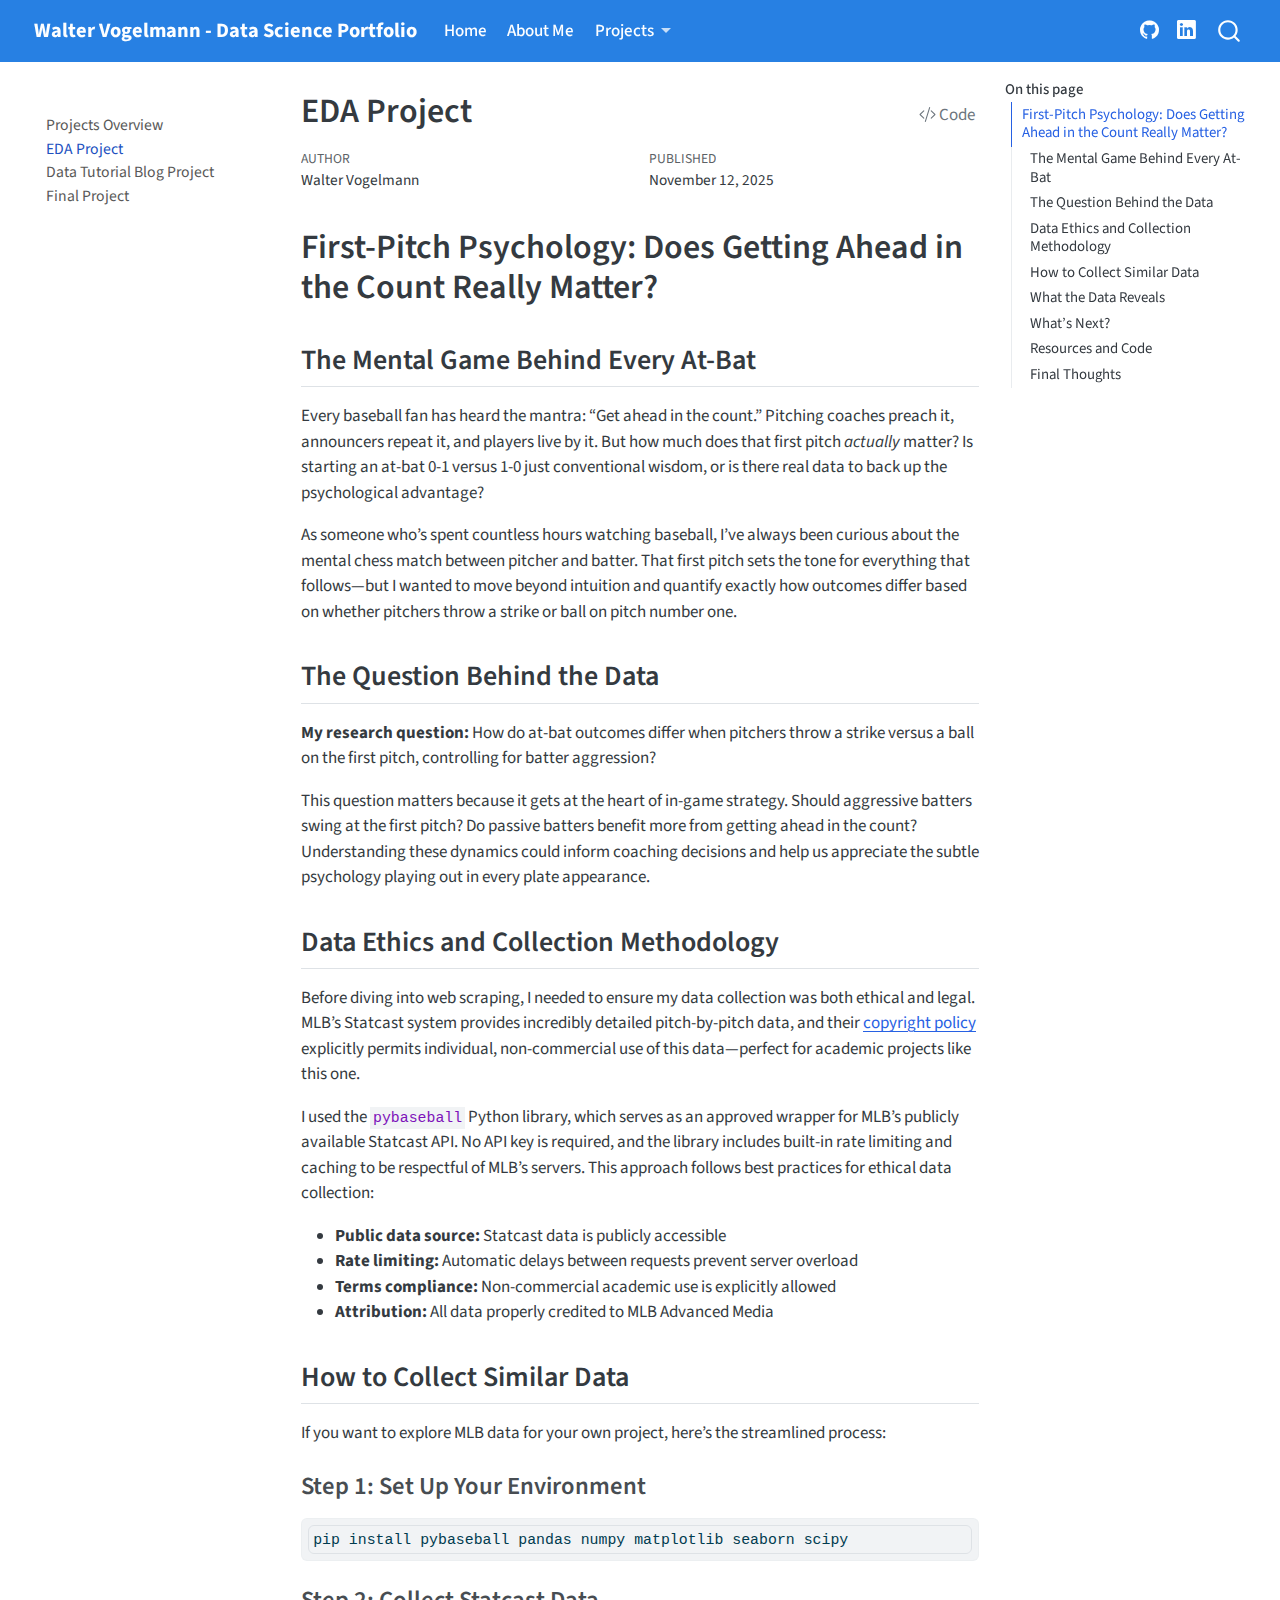
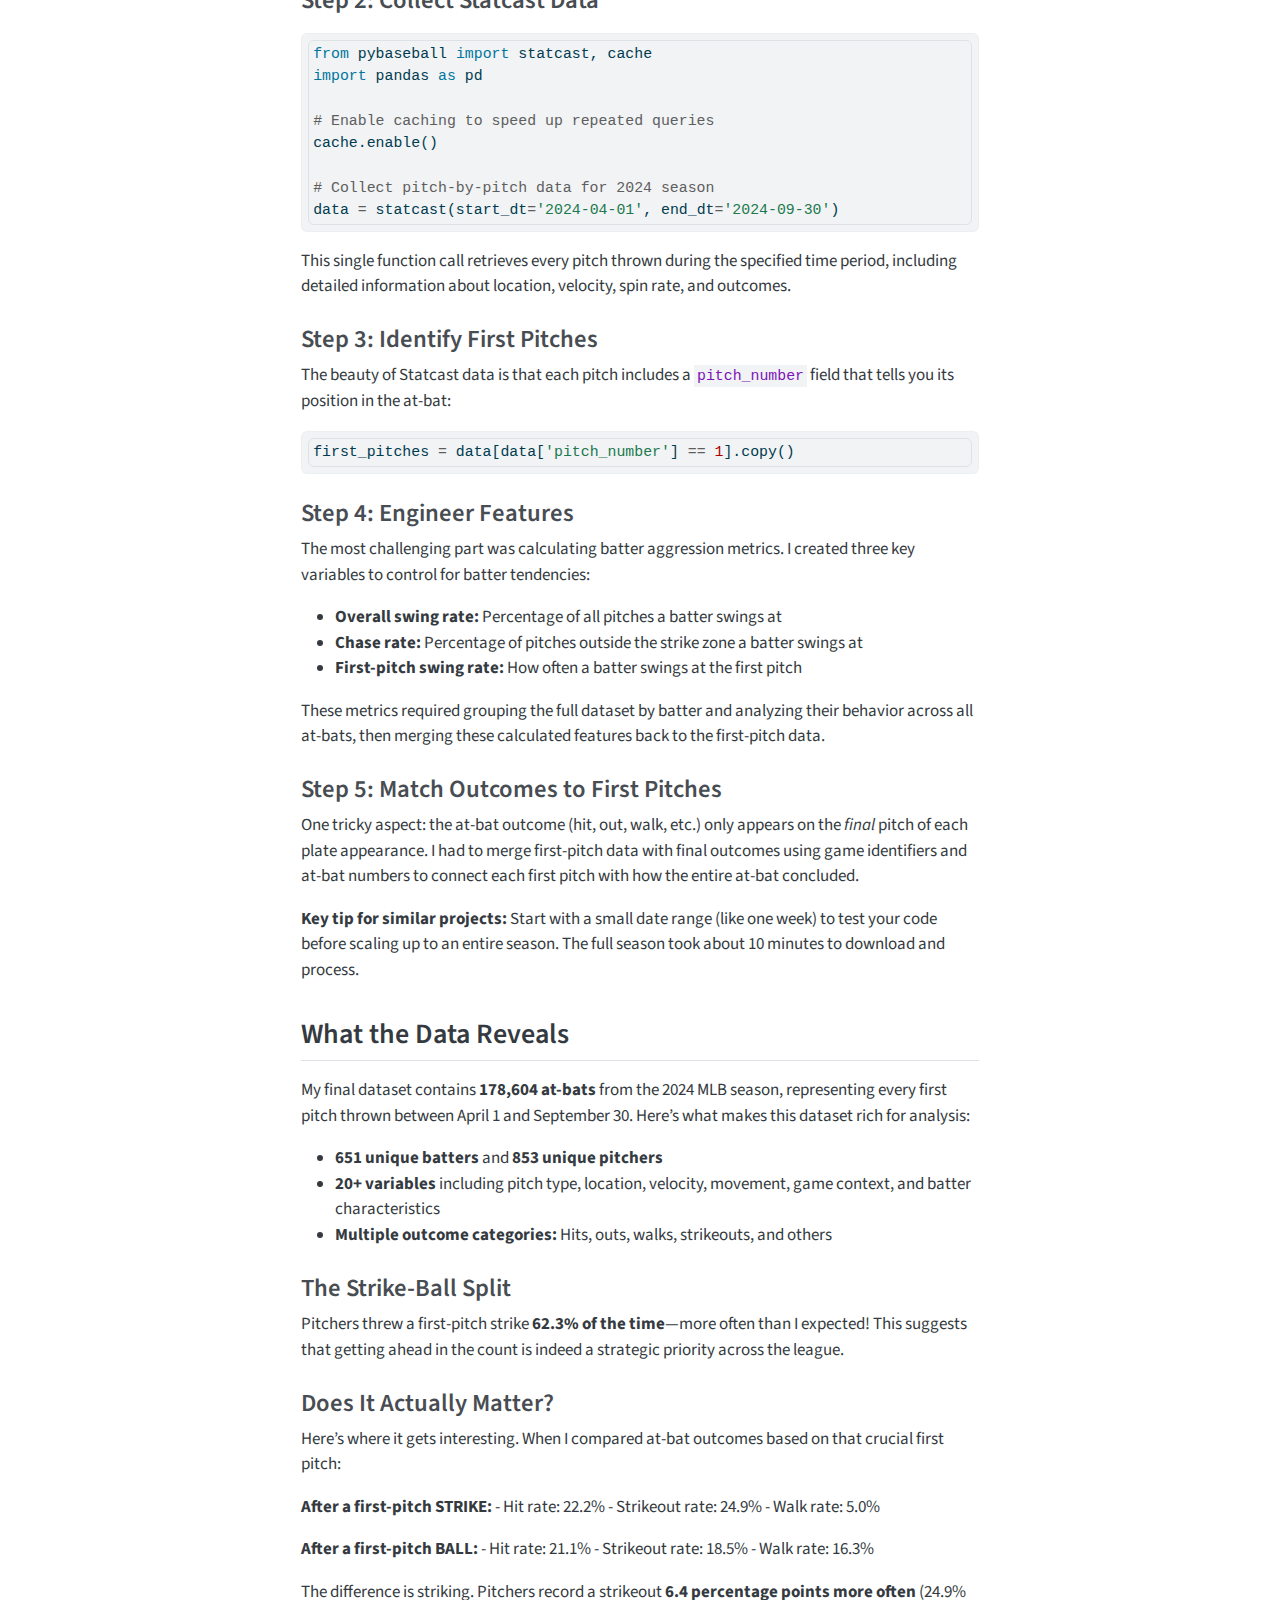
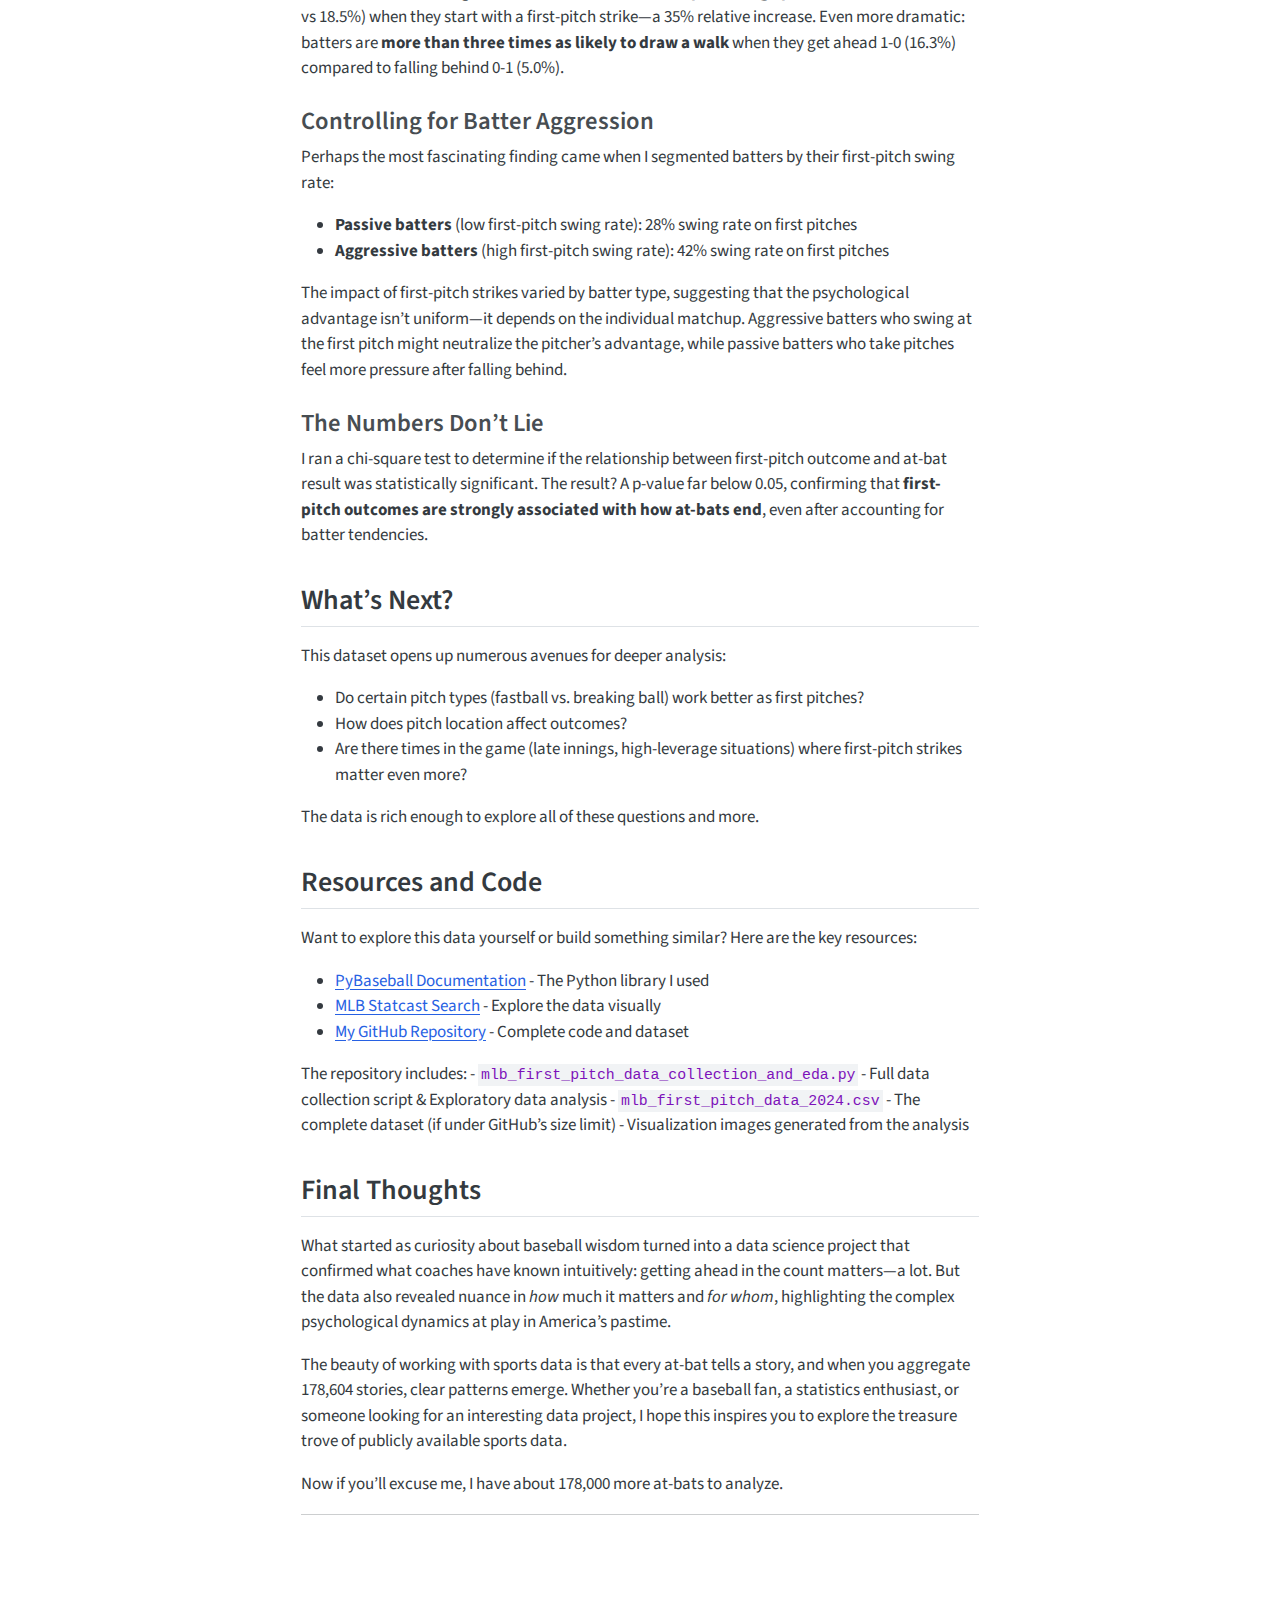
<file: projects/eda.html>
<!DOCTYPE html>
<html xmlns="http://www.w3.org/1999/xhtml" lang="en" xml:lang="en"><head>

<meta charset="utf-8">
<meta name="generator" content="quarto-1.8.24">

<meta name="viewport" content="width=device-width, initial-scale=1.0, user-scalable=yes">

<meta name="author" content="Walter Vogelmann">
<meta name="dcterms.date" content="2025-11-12">

<title>EDA Project – Walter Vogelmann - Data Science Portfolio</title>
<style>
code{white-space: pre-wrap;}
span.smallcaps{font-variant: small-caps;}
div.columns{display: flex; gap: min(4vw, 1.5em);}
div.column{flex: auto; overflow-x: auto;}
div.hanging-indent{margin-left: 1.5em; text-indent: -1.5em;}
ul.task-list{list-style: none;}
ul.task-list li input[type="checkbox"] {
  width: 0.8em;
  margin: 0 0.8em 0.2em -1em; /* quarto-specific, see https://github.com/quarto-dev/quarto-cli/issues/4556 */ 
  vertical-align: middle;
}
/* CSS for syntax highlighting */
html { -webkit-text-size-adjust: 100%; }
pre > code.sourceCode { white-space: pre; position: relative; }
pre > code.sourceCode > span { display: inline-block; line-height: 1.25; }
pre > code.sourceCode > span:empty { height: 1.2em; }
.sourceCode { overflow: visible; }
code.sourceCode > span { color: inherit; text-decoration: inherit; }
div.sourceCode { margin: 1em 0; }
pre.sourceCode { margin: 0; }
@media screen {
div.sourceCode { overflow: auto; }
}
@media print {
pre > code.sourceCode { white-space: pre-wrap; }
pre > code.sourceCode > span { text-indent: -5em; padding-left: 5em; }
}
pre.numberSource code
  { counter-reset: source-line 0; }
pre.numberSource code > span
  { position: relative; left: -4em; counter-increment: source-line; }
pre.numberSource code > span > a:first-child::before
  { content: counter(source-line);
    position: relative; left: -1em; text-align: right; vertical-align: baseline;
    border: none; display: inline-block;
    -webkit-touch-callout: none; -webkit-user-select: none;
    -khtml-user-select: none; -moz-user-select: none;
    -ms-user-select: none; user-select: none;
    padding: 0 4px; width: 4em;
  }
pre.numberSource { margin-left: 3em;  padding-left: 4px; }
div.sourceCode
  {   }
@media screen {
pre > code.sourceCode > span > a:first-child::before { text-decoration: underline; }
}
</style>


<script src="../site_libs/quarto-nav/quarto-nav.js"></script>
<script src="../site_libs/quarto-nav/headroom.min.js"></script>
<script src="../site_libs/clipboard/clipboard.min.js"></script>
<script src="../site_libs/quarto-search/autocomplete.umd.js"></script>
<script src="../site_libs/quarto-search/fuse.min.js"></script>
<script src="../site_libs/quarto-search/quarto-search.js"></script>
<meta name="quarto:offset" content="../">
<script src="../site_libs/quarto-html/quarto.js" type="module"></script>
<script src="../site_libs/quarto-html/tabsets/tabsets.js" type="module"></script>
<script src="../site_libs/quarto-html/axe/axe-check.js" type="module"></script>
<script src="../site_libs/quarto-html/popper.min.js"></script>
<script src="../site_libs/quarto-html/tippy.umd.min.js"></script>
<script src="../site_libs/quarto-html/anchor.min.js"></script>
<link href="../site_libs/quarto-html/tippy.css" rel="stylesheet">
<link href="../site_libs/quarto-html/quarto-syntax-highlighting-dc55a5b9e770e841cd82e46aadbfb9b0.css" rel="stylesheet" id="quarto-text-highlighting-styles">
<script src="../site_libs/bootstrap/bootstrap.min.js"></script>
<link href="../site_libs/bootstrap/bootstrap-icons.css" rel="stylesheet">
<link href="../site_libs/bootstrap/bootstrap-f245066ca199b7326ac6b360085ddf3a.min.css" rel="stylesheet" append-hash="true" id="quarto-bootstrap" data-mode="light">
<script id="quarto-search-options" type="application/json">{
  "location": "navbar",
  "copy-button": false,
  "collapse-after": 3,
  "panel-placement": "end",
  "type": "overlay",
  "limit": 50,
  "keyboard-shortcut": [
    "f",
    "/",
    "s"
  ],
  "show-item-context": false,
  "language": {
    "search-no-results-text": "No results",
    "search-matching-documents-text": "matching documents",
    "search-copy-link-title": "Copy link to search",
    "search-hide-matches-text": "Hide additional matches",
    "search-more-match-text": "more match in this document",
    "search-more-matches-text": "more matches in this document",
    "search-clear-button-title": "Clear",
    "search-text-placeholder": "",
    "search-detached-cancel-button-title": "Cancel",
    "search-submit-button-title": "Submit",
    "search-label": "Search"
  }
}</script>


<link rel="stylesheet" href="../styles.css">
</head>

<body class="nav-sidebar floating nav-fixed quarto-light">

<div id="quarto-search-results"></div>
  <header id="quarto-header" class="headroom fixed-top">
    <nav class="navbar navbar-expand-lg " data-bs-theme="dark">
      <div class="navbar-container container-fluid">
      <div class="navbar-brand-container mx-auto">
    <a href="../index.html" class="navbar-brand navbar-brand-logo">
    </a>
    <a class="navbar-brand" href="../index.html">
    <span class="navbar-title">Walter Vogelmann - Data Science Portfolio</span>
    </a>
  </div>
            <div id="quarto-search" class="" title="Search"></div>
          <button class="navbar-toggler" type="button" data-bs-toggle="collapse" data-bs-target="#navbarCollapse" aria-controls="navbarCollapse" role="menu" aria-expanded="false" aria-label="Toggle navigation" onclick="if (window.quartoToggleHeadroom) { window.quartoToggleHeadroom(); }">
  <span class="navbar-toggler-icon"></span>
</button>
          <div class="collapse navbar-collapse" id="navbarCollapse">
            <ul class="navbar-nav navbar-nav-scroll me-auto">
  <li class="nav-item">
    <a class="nav-link active" href="../index.html" aria-current="page"> 
<span class="menu-text">Home</span></a>
  </li>  
  <li class="nav-item">
    <a class="nav-link" href="../about.html"> 
<span class="menu-text">About Me</span></a>
  </li>  
  <li class="nav-item dropdown ">
    <a class="nav-link dropdown-toggle" href="#" id="nav-menu-projects" role="link" data-bs-toggle="dropdown" aria-expanded="false">
 <span class="menu-text">Projects</span>
    </a>
    <ul class="dropdown-menu" aria-labelledby="nav-menu-projects">    
        <li>
    <a class="dropdown-item" href="../projects/index.html">
 <span class="dropdown-text">All Projects</span></a>
  </li>  
        <li><hr class="dropdown-divider"></li>
        <li>
    <a class="dropdown-item" href="../projects/eda.html">
 <span class="dropdown-text">Exploratory Data Analysis</span></a>
  </li>  
        <li>
    <a class="dropdown-item" href="../projects/data-tutorial-blog.html">
 <span class="dropdown-text">Data Tutorial Blog</span></a>
  </li>  
        <li>
    <a class="dropdown-item" href="../projects/final-project.html">
 <span class="dropdown-text">Final Project</span></a>
  </li>  
    </ul>
  </li>
</ul>
            <ul class="navbar-nav navbar-nav-scroll ms-auto">
  <li class="nav-item compact">
    <a class="nav-link" href="https://github.com/waltervogelmann"> <i class="bi bi-github" role="img">
</i> 
<span class="menu-text"></span></a>
  </li>  
  <li class="nav-item compact">
    <a class="nav-link" href="https://linkedin.com/in/wvogelmann"> <i class="bi bi-linkedin" role="img">
</i> 
<span class="menu-text"></span></a>
  </li>  
</ul>
          </div> <!-- /navcollapse -->
            <div class="quarto-navbar-tools">
</div>
      </div> <!-- /container-fluid -->
    </nav>
  <nav class="quarto-secondary-nav">
    <div class="container-fluid d-flex">
      <button type="button" class="quarto-btn-toggle btn" data-bs-toggle="collapse" role="button" data-bs-target=".quarto-sidebar-collapse-item" aria-controls="quarto-sidebar" aria-expanded="false" aria-label="Toggle sidebar navigation" onclick="if (window.quartoToggleHeadroom) { window.quartoToggleHeadroom(); }">
        <i class="bi bi-layout-text-sidebar-reverse"></i>
      </button>
        <nav class="quarto-page-breadcrumbs" aria-label="breadcrumb"><ol class="breadcrumb"><li class="breadcrumb-item"><a href="../projects/eda.html">EDA Project</a></li></ol></nav>
        <a class="flex-grow-1" role="navigation" data-bs-toggle="collapse" data-bs-target=".quarto-sidebar-collapse-item" aria-controls="quarto-sidebar" aria-expanded="false" aria-label="Toggle sidebar navigation" onclick="if (window.quartoToggleHeadroom) { window.quartoToggleHeadroom(); }">      
        </a>
    </div>
  </nav>
</header>
<!-- content -->
<div id="quarto-content" class="quarto-container page-columns page-rows-contents page-layout-article page-navbar">
<!-- sidebar -->
  <nav id="quarto-sidebar" class="sidebar collapse collapse-horizontal quarto-sidebar-collapse-item sidebar-navigation floating overflow-auto">
    <div class="pt-lg-2 mt-2 text-left sidebar-header sidebar-header-stacked">
      <a href="../index.html" class="sidebar-logo-link">
      </a>
      </div>
    <div class="sidebar-menu-container"> 
    <ul class="list-unstyled mt-1">
        <li class="sidebar-item">
  <div class="sidebar-item-container"> 
  <a href="../projects/index.html" class="sidebar-item-text sidebar-link">
 <span class="menu-text">Projects Overview</span></a>
  </div>
</li>
        <li class="sidebar-item">
  <div class="sidebar-item-container"> 
  <a href="../projects/eda.html" class="sidebar-item-text sidebar-link active">
 <span class="menu-text">EDA Project</span></a>
  </div>
</li>
        <li class="sidebar-item">
  <div class="sidebar-item-container"> 
  <a href="../projects/data-tutorial-blog.html" class="sidebar-item-text sidebar-link">
 <span class="menu-text">Data Tutorial Blog Project</span></a>
  </div>
</li>
        <li class="sidebar-item">
  <div class="sidebar-item-container"> 
  <a href="../projects/final-project.html" class="sidebar-item-text sidebar-link">
 <span class="menu-text">Final Project</span></a>
  </div>
</li>
    </ul>
    </div>
</nav>
<div id="quarto-sidebar-glass" class="quarto-sidebar-collapse-item" data-bs-toggle="collapse" data-bs-target=".quarto-sidebar-collapse-item"></div>
<!-- margin-sidebar -->
    <div id="quarto-margin-sidebar" class="sidebar margin-sidebar">
        <nav id="TOC" role="doc-toc" class="toc-active">
    <h2 id="toc-title">On this page</h2>
   
  <ul>
  <li><a href="#first-pitch-psychology-does-getting-ahead-in-the-count-really-matter" id="toc-first-pitch-psychology-does-getting-ahead-in-the-count-really-matter" class="nav-link active" data-scroll-target="#first-pitch-psychology-does-getting-ahead-in-the-count-really-matter">First-Pitch Psychology: Does Getting Ahead in the Count Really Matter?</a>
  <ul class="collapse">
  <li><a href="#the-mental-game-behind-every-at-bat" id="toc-the-mental-game-behind-every-at-bat" class="nav-link" data-scroll-target="#the-mental-game-behind-every-at-bat">The Mental Game Behind Every At-Bat</a></li>
  <li><a href="#the-question-behind-the-data" id="toc-the-question-behind-the-data" class="nav-link" data-scroll-target="#the-question-behind-the-data">The Question Behind the Data</a></li>
  <li><a href="#data-ethics-and-collection-methodology" id="toc-data-ethics-and-collection-methodology" class="nav-link" data-scroll-target="#data-ethics-and-collection-methodology">Data Ethics and Collection Methodology</a></li>
  <li><a href="#how-to-collect-similar-data" id="toc-how-to-collect-similar-data" class="nav-link" data-scroll-target="#how-to-collect-similar-data">How to Collect Similar Data</a>
  <ul class="collapse">
  <li><a href="#step-1-set-up-your-environment" id="toc-step-1-set-up-your-environment" class="nav-link" data-scroll-target="#step-1-set-up-your-environment">Step 1: Set Up Your Environment</a></li>
  <li><a href="#step-2-collect-statcast-data" id="toc-step-2-collect-statcast-data" class="nav-link" data-scroll-target="#step-2-collect-statcast-data">Step 2: Collect Statcast Data</a></li>
  <li><a href="#step-3-identify-first-pitches" id="toc-step-3-identify-first-pitches" class="nav-link" data-scroll-target="#step-3-identify-first-pitches">Step 3: Identify First Pitches</a></li>
  <li><a href="#step-4-engineer-features" id="toc-step-4-engineer-features" class="nav-link" data-scroll-target="#step-4-engineer-features">Step 4: Engineer Features</a></li>
  <li><a href="#step-5-match-outcomes-to-first-pitches" id="toc-step-5-match-outcomes-to-first-pitches" class="nav-link" data-scroll-target="#step-5-match-outcomes-to-first-pitches">Step 5: Match Outcomes to First Pitches</a></li>
  </ul></li>
  <li><a href="#what-the-data-reveals" id="toc-what-the-data-reveals" class="nav-link" data-scroll-target="#what-the-data-reveals">What the Data Reveals</a>
  <ul class="collapse">
  <li><a href="#the-strike-ball-split" id="toc-the-strike-ball-split" class="nav-link" data-scroll-target="#the-strike-ball-split">The Strike-Ball Split</a></li>
  <li><a href="#does-it-actually-matter" id="toc-does-it-actually-matter" class="nav-link" data-scroll-target="#does-it-actually-matter">Does It Actually Matter?</a></li>
  <li><a href="#controlling-for-batter-aggression" id="toc-controlling-for-batter-aggression" class="nav-link" data-scroll-target="#controlling-for-batter-aggression">Controlling for Batter Aggression</a></li>
  <li><a href="#the-numbers-dont-lie" id="toc-the-numbers-dont-lie" class="nav-link" data-scroll-target="#the-numbers-dont-lie">The Numbers Don’t Lie</a></li>
  </ul></li>
  <li><a href="#whats-next" id="toc-whats-next" class="nav-link" data-scroll-target="#whats-next">What’s Next?</a></li>
  <li><a href="#resources-and-code" id="toc-resources-and-code" class="nav-link" data-scroll-target="#resources-and-code">Resources and Code</a></li>
  <li><a href="#final-thoughts" id="toc-final-thoughts" class="nav-link" data-scroll-target="#final-thoughts">Final Thoughts</a></li>
  </ul></li>
  </ul>
</nav>
    </div>
<!-- main -->
<main class="content" id="quarto-document-content">

<header id="title-block-header" class="quarto-title-block default">
<div class="quarto-title">
<div class="quarto-title-block"><div><h1 class="title">EDA Project</h1><button type="button" class="btn code-tools-button" id="quarto-code-tools-source"><i class="bi"></i> Code</button></div></div>
</div>



<div class="quarto-title-meta">

    <div>
    <div class="quarto-title-meta-heading">Author</div>
    <div class="quarto-title-meta-contents">
             <p>Walter Vogelmann </p>
          </div>
  </div>
    
    <div>
    <div class="quarto-title-meta-heading">Published</div>
    <div class="quarto-title-meta-contents">
      <p class="date">November 12, 2025</p>
    </div>
  </div>
  
    
  </div>
  


</header>


<section id="first-pitch-psychology-does-getting-ahead-in-the-count-really-matter" class="level1">
<h1>First-Pitch Psychology: Does Getting Ahead in the Count Really Matter?</h1>
<section id="the-mental-game-behind-every-at-bat" class="level2">
<h2 class="anchored" data-anchor-id="the-mental-game-behind-every-at-bat">The Mental Game Behind Every At-Bat</h2>
<p>Every baseball fan has heard the mantra: “Get ahead in the count.” Pitching coaches preach it, announcers repeat it, and players live by it. But how much does that first pitch <em>actually</em> matter? Is starting an at-bat 0-1 versus 1-0 just conventional wisdom, or is there real data to back up the psychological advantage?</p>
<p>As someone who’s spent countless hours watching baseball, I’ve always been curious about the mental chess match between pitcher and batter. That first pitch sets the tone for everything that follows—but I wanted to move beyond intuition and quantify exactly how outcomes differ based on whether pitchers throw a strike or ball on pitch number one.</p>
</section>
<section id="the-question-behind-the-data" class="level2">
<h2 class="anchored" data-anchor-id="the-question-behind-the-data">The Question Behind the Data</h2>
<p><strong>My research question:</strong> How do at-bat outcomes differ when pitchers throw a strike versus a ball on the first pitch, controlling for batter aggression?</p>
<p>This question matters because it gets at the heart of in-game strategy. Should aggressive batters swing at the first pitch? Do passive batters benefit more from getting ahead in the count? Understanding these dynamics could inform coaching decisions and help us appreciate the subtle psychology playing out in every plate appearance.</p>
</section>
<section id="data-ethics-and-collection-methodology" class="level2">
<h2 class="anchored" data-anchor-id="data-ethics-and-collection-methodology">Data Ethics and Collection Methodology</h2>
<p>Before diving into web scraping, I needed to ensure my data collection was both ethical and legal. MLB’s Statcast system provides incredibly detailed pitch-by-pitch data, and their <a href="http://gdx.mlb.com/components/copyright.txt">copyright policy</a> explicitly permits individual, non-commercial use of this data—perfect for academic projects like this one.</p>
<p>I used the <code>pybaseball</code> Python library, which serves as an approved wrapper for MLB’s publicly available Statcast API. No API key is required, and the library includes built-in rate limiting and caching to be respectful of MLB’s servers. This approach follows best practices for ethical data collection:</p>
<ul>
<li><strong>Public data source:</strong> Statcast data is publicly accessible</li>
<li><strong>Rate limiting:</strong> Automatic delays between requests prevent server overload</li>
<li><strong>Terms compliance:</strong> Non-commercial academic use is explicitly allowed</li>
<li><strong>Attribution:</strong> All data properly credited to MLB Advanced Media</li>
</ul>
</section>
<section id="how-to-collect-similar-data" class="level2">
<h2 class="anchored" data-anchor-id="how-to-collect-similar-data">How to Collect Similar Data</h2>
<p>If you want to explore MLB data for your own project, here’s the streamlined process:</p>
<section id="step-1-set-up-your-environment" class="level3">
<h3 class="anchored" data-anchor-id="step-1-set-up-your-environment">Step 1: Set Up Your Environment</h3>
<div class="code-copy-outer-scaffold"><div class="sourceCode" id="cb1"><pre class="sourceCode python code-with-copy"><code class="sourceCode python"><span id="cb1-1"><a href="#cb1-1" aria-hidden="true" tabindex="-1"></a>pip install pybaseball pandas numpy matplotlib seaborn scipy</span></code></pre></div><button title="Copy to Clipboard" class="code-copy-button"><i class="bi"></i></button></div>
</section>
<section id="step-2-collect-statcast-data" class="level3">
<h3 class="anchored" data-anchor-id="step-2-collect-statcast-data">Step 2: Collect Statcast Data</h3>
<div class="code-copy-outer-scaffold"><div class="sourceCode" id="cb2"><pre class="sourceCode python code-with-copy"><code class="sourceCode python"><span id="cb2-1"><a href="#cb2-1" aria-hidden="true" tabindex="-1"></a><span class="im">from</span> pybaseball <span class="im">import</span> statcast, cache</span>
<span id="cb2-2"><a href="#cb2-2" aria-hidden="true" tabindex="-1"></a><span class="im">import</span> pandas <span class="im">as</span> pd</span>
<span id="cb2-3"><a href="#cb2-3" aria-hidden="true" tabindex="-1"></a></span>
<span id="cb2-4"><a href="#cb2-4" aria-hidden="true" tabindex="-1"></a><span class="co"># Enable caching to speed up repeated queries</span></span>
<span id="cb2-5"><a href="#cb2-5" aria-hidden="true" tabindex="-1"></a>cache.enable()</span>
<span id="cb2-6"><a href="#cb2-6" aria-hidden="true" tabindex="-1"></a></span>
<span id="cb2-7"><a href="#cb2-7" aria-hidden="true" tabindex="-1"></a><span class="co"># Collect pitch-by-pitch data for 2024 season</span></span>
<span id="cb2-8"><a href="#cb2-8" aria-hidden="true" tabindex="-1"></a>data <span class="op">=</span> statcast(start_dt<span class="op">=</span><span class="st">'2024-04-01'</span>, end_dt<span class="op">=</span><span class="st">'2024-09-30'</span>)</span></code></pre></div><button title="Copy to Clipboard" class="code-copy-button"><i class="bi"></i></button></div>
<p>This single function call retrieves every pitch thrown during the specified time period, including detailed information about location, velocity, spin rate, and outcomes.</p>
</section>
<section id="step-3-identify-first-pitches" class="level3">
<h3 class="anchored" data-anchor-id="step-3-identify-first-pitches">Step 3: Identify First Pitches</h3>
<p>The beauty of Statcast data is that each pitch includes a <code>pitch_number</code> field that tells you its position in the at-bat:</p>
<div class="code-copy-outer-scaffold"><div class="sourceCode" id="cb3"><pre class="sourceCode python code-with-copy"><code class="sourceCode python"><span id="cb3-1"><a href="#cb3-1" aria-hidden="true" tabindex="-1"></a>first_pitches <span class="op">=</span> data[data[<span class="st">'pitch_number'</span>] <span class="op">==</span> <span class="dv">1</span>].copy()</span></code></pre></div><button title="Copy to Clipboard" class="code-copy-button"><i class="bi"></i></button></div>
</section>
<section id="step-4-engineer-features" class="level3">
<h3 class="anchored" data-anchor-id="step-4-engineer-features">Step 4: Engineer Features</h3>
<p>The most challenging part was calculating batter aggression metrics. I created three key variables to control for batter tendencies:</p>
<ul>
<li><strong>Overall swing rate:</strong> Percentage of all pitches a batter swings at</li>
<li><strong>Chase rate:</strong> Percentage of pitches outside the strike zone a batter swings at</li>
<li><strong>First-pitch swing rate:</strong> How often a batter swings at the first pitch</li>
</ul>
<p>These metrics required grouping the full dataset by batter and analyzing their behavior across all at-bats, then merging these calculated features back to the first-pitch data.</p>
</section>
<section id="step-5-match-outcomes-to-first-pitches" class="level3">
<h3 class="anchored" data-anchor-id="step-5-match-outcomes-to-first-pitches">Step 5: Match Outcomes to First Pitches</h3>
<p>One tricky aspect: the at-bat outcome (hit, out, walk, etc.) only appears on the <em>final</em> pitch of each plate appearance. I had to merge first-pitch data with final outcomes using game identifiers and at-bat numbers to connect each first pitch with how the entire at-bat concluded.</p>
<p><strong>Key tip for similar projects:</strong> Start with a small date range (like one week) to test your code before scaling up to an entire season. The full season took about 10 minutes to download and process.</p>
</section>
</section>
<section id="what-the-data-reveals" class="level2">
<h2 class="anchored" data-anchor-id="what-the-data-reveals">What the Data Reveals</h2>
<p>My final dataset contains <strong>178,604 at-bats</strong> from the 2024 MLB season, representing every first pitch thrown between April 1 and September 30. Here’s what makes this dataset rich for analysis:</p>
<ul>
<li><strong>651 unique batters</strong> and <strong>853 unique pitchers</strong></li>
<li><strong>20+ variables</strong> including pitch type, location, velocity, movement, game context, and batter characteristics</li>
<li><strong>Multiple outcome categories:</strong> Hits, outs, walks, strikeouts, and others</li>
</ul>
<section id="the-strike-ball-split" class="level3">
<h3 class="anchored" data-anchor-id="the-strike-ball-split">The Strike-Ball Split</h3>
<p>Pitchers threw a first-pitch strike <strong>62.3% of the time</strong>—more often than I expected! This suggests that getting ahead in the count is indeed a strategic priority across the league.</p>
</section>
<section id="does-it-actually-matter" class="level3">
<h3 class="anchored" data-anchor-id="does-it-actually-matter">Does It Actually Matter?</h3>
<p>Here’s where it gets interesting. When I compared at-bat outcomes based on that crucial first pitch:</p>
<p><strong>After a first-pitch STRIKE:</strong> - Hit rate: 22.2% - Strikeout rate: 24.9% - Walk rate: 5.0%</p>
<p><strong>After a first-pitch BALL:</strong> - Hit rate: 21.1% - Strikeout rate: 18.5% - Walk rate: 16.3%</p>
<p>The difference is striking. Pitchers record a strikeout <strong>6.4 percentage points more often</strong> (24.9% vs 18.5%) when they start with a first-pitch strike—a 35% relative increase. Even more dramatic: batters are <strong>more than three times as likely to draw a walk</strong> when they get ahead 1-0 (16.3%) compared to falling behind 0-1 (5.0%).</p>
</section>
<section id="controlling-for-batter-aggression" class="level3">
<h3 class="anchored" data-anchor-id="controlling-for-batter-aggression">Controlling for Batter Aggression</h3>
<p>Perhaps the most fascinating finding came when I segmented batters by their first-pitch swing rate:</p>
<ul>
<li><strong>Passive batters</strong> (low first-pitch swing rate): 28% swing rate on first pitches</li>
<li><strong>Aggressive batters</strong> (high first-pitch swing rate): 42% swing rate on first pitches</li>
</ul>
<p>The impact of first-pitch strikes varied by batter type, suggesting that the psychological advantage isn’t uniform—it depends on the individual matchup. Aggressive batters who swing at the first pitch might neutralize the pitcher’s advantage, while passive batters who take pitches feel more pressure after falling behind.</p>
</section>
<section id="the-numbers-dont-lie" class="level3">
<h3 class="anchored" data-anchor-id="the-numbers-dont-lie">The Numbers Don’t Lie</h3>
<p>I ran a chi-square test to determine if the relationship between first-pitch outcome and at-bat result was statistically significant. The result? A p-value far below 0.05, confirming that <strong>first-pitch outcomes are strongly associated with how at-bats end</strong>, even after accounting for batter tendencies.</p>
</section>
</section>
<section id="whats-next" class="level2">
<h2 class="anchored" data-anchor-id="whats-next">What’s Next?</h2>
<p>This dataset opens up numerous avenues for deeper analysis:</p>
<ul>
<li>Do certain pitch types (fastball vs.&nbsp;breaking ball) work better as first pitches?</li>
<li>How does pitch location affect outcomes?</li>
<li>Are there times in the game (late innings, high-leverage situations) where first-pitch strikes matter even more?</li>
</ul>
<p>The data is rich enough to explore all of these questions and more.</p>
</section>
<section id="resources-and-code" class="level2">
<h2 class="anchored" data-anchor-id="resources-and-code">Resources and Code</h2>
<p>Want to explore this data yourself or build something similar? Here are the key resources:</p>
<ul>
<li><a href="https://github.com/jldbc/pybaseball">PyBaseball Documentation</a> - The Python library I used</li>
<li><a href="https://baseballsavant.mlb.com/statcast_search">MLB Statcast Search</a> - Explore the data visually</li>
<li><a href="https://github.com/waltervogelmann/Data-Acquisition-Blog">My GitHub Repository</a> - Complete code and dataset</li>
</ul>
<p>The repository includes: - <code>mlb_first_pitch_data_collection_and_eda.py</code> - Full data collection script &amp; Exploratory data analysis - <code>mlb_first_pitch_data_2024.csv</code> - The complete dataset (if under GitHub’s size limit) - Visualization images generated from the analysis</p>
</section>
<section id="final-thoughts" class="level2">
<h2 class="anchored" data-anchor-id="final-thoughts">Final Thoughts</h2>
<p>What started as curiosity about baseball wisdom turned into a data science project that confirmed what coaches have known intuitively: getting ahead in the count matters—a lot. But the data also revealed nuance in <em>how</em> much it matters and <em>for whom</em>, highlighting the complex psychological dynamics at play in America’s pastime.</p>
<p>The beauty of working with sports data is that every at-bat tells a story, and when you aggregate 178,604 stories, clear patterns emerge. Whether you’re a baseball fan, a statistics enthusiast, or someone looking for an interesting data project, I hope this inspires you to explore the treasure trove of publicly available sports data.</p>
<p>Now if you’ll excuse me, I have about 178,000 more at-bats to analyze.</p>
<hr>


<!-- -->

</section>
</section>

</main> <!-- /main -->
<script id="quarto-html-after-body" type="application/javascript">
  window.document.addEventListener("DOMContentLoaded", function (event) {
    const icon = "";
    const anchorJS = new window.AnchorJS();
    anchorJS.options = {
      placement: 'right',
      icon: icon
    };
    anchorJS.add('.anchored');
    const isCodeAnnotation = (el) => {
      for (const clz of el.classList) {
        if (clz.startsWith('code-annotation-')) {                     
          return true;
        }
      }
      return false;
    }
    const onCopySuccess = function(e) {
      // button target
      const button = e.trigger;
      // don't keep focus
      button.blur();
      // flash "checked"
      button.classList.add('code-copy-button-checked');
      var currentTitle = button.getAttribute("title");
      button.setAttribute("title", "Copied!");
      let tooltip;
      if (window.bootstrap) {
        button.setAttribute("data-bs-toggle", "tooltip");
        button.setAttribute("data-bs-placement", "left");
        button.setAttribute("data-bs-title", "Copied!");
        tooltip = new bootstrap.Tooltip(button, 
          { trigger: "manual", 
            customClass: "code-copy-button-tooltip",
            offset: [0, -8]});
        tooltip.show();    
      }
      setTimeout(function() {
        if (tooltip) {
          tooltip.hide();
          button.removeAttribute("data-bs-title");
          button.removeAttribute("data-bs-toggle");
          button.removeAttribute("data-bs-placement");
        }
        button.setAttribute("title", currentTitle);
        button.classList.remove('code-copy-button-checked');
      }, 1000);
      // clear code selection
      e.clearSelection();
    }
    const getTextToCopy = function(trigger) {
      const outerScaffold = trigger.parentElement.cloneNode(true);
      const codeEl = outerScaffold.querySelector('code');
      for (const childEl of codeEl.children) {
        if (isCodeAnnotation(childEl)) {
          childEl.remove();
        }
      }
      return codeEl.innerText;
    }
    const clipboard = new window.ClipboardJS('.code-copy-button:not([data-in-quarto-modal])', {
      text: getTextToCopy
    });
    clipboard.on('success', onCopySuccess);
    if (window.document.getElementById('quarto-embedded-source-code-modal')) {
      const clipboardModal = new window.ClipboardJS('.code-copy-button[data-in-quarto-modal]', {
        text: getTextToCopy,
        container: window.document.getElementById('quarto-embedded-source-code-modal')
      });
      clipboardModal.on('success', onCopySuccess);
    }
    const viewSource = window.document.getElementById('quarto-view-source') ||
                       window.document.getElementById('quarto-code-tools-source');
    if (viewSource) {
      const sourceUrl = viewSource.getAttribute("data-quarto-source-url");
      viewSource.addEventListener("click", function(e) {
        if (sourceUrl) {
          // rstudio viewer pane
          if (/\bcapabilities=\b/.test(window.location)) {
            window.open(sourceUrl);
          } else {
            window.location.href = sourceUrl;
          }
        } else {
          const modal = new bootstrap.Modal(document.getElementById('quarto-embedded-source-code-modal'));
          modal.show();
        }
        return false;
      });
    }
    function toggleCodeHandler(show) {
      return function(e) {
        const detailsSrc = window.document.querySelectorAll(".cell > details > .sourceCode");
        for (let i=0; i<detailsSrc.length; i++) {
          const details = detailsSrc[i].parentElement;
          if (show) {
            details.open = true;
          } else {
            details.removeAttribute("open");
          }
        }
        const cellCodeDivs = window.document.querySelectorAll(".cell > .sourceCode");
        const fromCls = show ? "hidden" : "unhidden";
        const toCls = show ? "unhidden" : "hidden";
        for (let i=0; i<cellCodeDivs.length; i++) {
          const codeDiv = cellCodeDivs[i];
          if (codeDiv.classList.contains(fromCls)) {
            codeDiv.classList.remove(fromCls);
            codeDiv.classList.add(toCls);
          } 
        }
        return false;
      }
    }
    const hideAllCode = window.document.getElementById("quarto-hide-all-code");
    if (hideAllCode) {
      hideAllCode.addEventListener("click", toggleCodeHandler(false));
    }
    const showAllCode = window.document.getElementById("quarto-show-all-code");
    if (showAllCode) {
      showAllCode.addEventListener("click", toggleCodeHandler(true));
    }
      var localhostRegex = new RegExp(/^(?:http|https):\/\/localhost\:?[0-9]*\//);
      var mailtoRegex = new RegExp(/^mailto:/);
        var filterRegex = new RegExp('/' + window.location.host + '/');
      var isInternal = (href) => {
          return filterRegex.test(href) || localhostRegex.test(href) || mailtoRegex.test(href);
      }
      // Inspect non-navigation links and adorn them if external
     var links = window.document.querySelectorAll('a[href]:not(.nav-link):not(.navbar-brand):not(.toc-action):not(.sidebar-link):not(.sidebar-item-toggle):not(.pagination-link):not(.no-external):not([aria-hidden]):not(.dropdown-item):not(.quarto-navigation-tool):not(.about-link)');
      for (var i=0; i<links.length; i++) {
        const link = links[i];
        if (!isInternal(link.href)) {
          // undo the damage that might have been done by quarto-nav.js in the case of
          // links that we want to consider external
          if (link.dataset.originalHref !== undefined) {
            link.href = link.dataset.originalHref;
          }
        }
      }
    function tippyHover(el, contentFn, onTriggerFn, onUntriggerFn) {
      const config = {
        allowHTML: true,
        maxWidth: 500,
        delay: 100,
        arrow: false,
        appendTo: function(el) {
            return el.parentElement;
        },
        interactive: true,
        interactiveBorder: 10,
        theme: 'quarto',
        placement: 'bottom-start',
      };
      if (contentFn) {
        config.content = contentFn;
      }
      if (onTriggerFn) {
        config.onTrigger = onTriggerFn;
      }
      if (onUntriggerFn) {
        config.onUntrigger = onUntriggerFn;
      }
      window.tippy(el, config); 
    }
    const noterefs = window.document.querySelectorAll('a[role="doc-noteref"]');
    for (var i=0; i<noterefs.length; i++) {
      const ref = noterefs[i];
      tippyHover(ref, function() {
        // use id or data attribute instead here
        let href = ref.getAttribute('data-footnote-href') || ref.getAttribute('href');
        try { href = new URL(href).hash; } catch {}
        const id = href.replace(/^#\/?/, "");
        const note = window.document.getElementById(id);
        if (note) {
          return note.innerHTML;
        } else {
          return "";
        }
      });
    }
    const xrefs = window.document.querySelectorAll('a.quarto-xref');
    const processXRef = (id, note) => {
      // Strip column container classes
      const stripColumnClz = (el) => {
        el.classList.remove("page-full", "page-columns");
        if (el.children) {
          for (const child of el.children) {
            stripColumnClz(child);
          }
        }
      }
      stripColumnClz(note)
      if (id === null || id.startsWith('sec-')) {
        // Special case sections, only their first couple elements
        const container = document.createElement("div");
        if (note.children && note.children.length > 2) {
          container.appendChild(note.children[0].cloneNode(true));
          for (let i = 1; i < note.children.length; i++) {
            const child = note.children[i];
            if (child.tagName === "P" && child.innerText === "") {
              continue;
            } else {
              container.appendChild(child.cloneNode(true));
              break;
            }
          }
          if (window.Quarto?.typesetMath) {
            window.Quarto.typesetMath(container);
          }
          return container.innerHTML
        } else {
          if (window.Quarto?.typesetMath) {
            window.Quarto.typesetMath(note);
          }
          return note.innerHTML;
        }
      } else {
        // Remove any anchor links if they are present
        const anchorLink = note.querySelector('a.anchorjs-link');
        if (anchorLink) {
          anchorLink.remove();
        }
        if (window.Quarto?.typesetMath) {
          window.Quarto.typesetMath(note);
        }
        if (note.classList.contains("callout")) {
          return note.outerHTML;
        } else {
          return note.innerHTML;
        }
      }
    }
    for (var i=0; i<xrefs.length; i++) {
      const xref = xrefs[i];
      tippyHover(xref, undefined, function(instance) {
        instance.disable();
        let url = xref.getAttribute('href');
        let hash = undefined; 
        if (url.startsWith('#')) {
          hash = url;
        } else {
          try { hash = new URL(url).hash; } catch {}
        }
        if (hash) {
          const id = hash.replace(/^#\/?/, "");
          const note = window.document.getElementById(id);
          if (note !== null) {
            try {
              const html = processXRef(id, note.cloneNode(true));
              instance.setContent(html);
            } finally {
              instance.enable();
              instance.show();
            }
          } else {
            // See if we can fetch this
            fetch(url.split('#')[0])
            .then(res => res.text())
            .then(html => {
              const parser = new DOMParser();
              const htmlDoc = parser.parseFromString(html, "text/html");
              const note = htmlDoc.getElementById(id);
              if (note !== null) {
                const html = processXRef(id, note);
                instance.setContent(html);
              } 
            }).finally(() => {
              instance.enable();
              instance.show();
            });
          }
        } else {
          // See if we can fetch a full url (with no hash to target)
          // This is a special case and we should probably do some content thinning / targeting
          fetch(url)
          .then(res => res.text())
          .then(html => {
            const parser = new DOMParser();
            const htmlDoc = parser.parseFromString(html, "text/html");
            const note = htmlDoc.querySelector('main.content');
            if (note !== null) {
              // This should only happen for chapter cross references
              // (since there is no id in the URL)
              // remove the first header
              if (note.children.length > 0 && note.children[0].tagName === "HEADER") {
                note.children[0].remove();
              }
              const html = processXRef(null, note);
              instance.setContent(html);
            } 
          }).finally(() => {
            instance.enable();
            instance.show();
          });
        }
      }, function(instance) {
      });
    }
        let selectedAnnoteEl;
        const selectorForAnnotation = ( cell, annotation) => {
          let cellAttr = 'data-code-cell="' + cell + '"';
          let lineAttr = 'data-code-annotation="' +  annotation + '"';
          const selector = 'span[' + cellAttr + '][' + lineAttr + ']';
          return selector;
        }
        const selectCodeLines = (annoteEl) => {
          const doc = window.document;
          const targetCell = annoteEl.getAttribute("data-target-cell");
          const targetAnnotation = annoteEl.getAttribute("data-target-annotation");
          const annoteSpan = window.document.querySelector(selectorForAnnotation(targetCell, targetAnnotation));
          const lines = annoteSpan.getAttribute("data-code-lines").split(",");
          const lineIds = lines.map((line) => {
            return targetCell + "-" + line;
          })
          let top = null;
          let height = null;
          let parent = null;
          if (lineIds.length > 0) {
              //compute the position of the single el (top and bottom and make a div)
              const el = window.document.getElementById(lineIds[0]);
              top = el.offsetTop;
              height = el.offsetHeight;
              parent = el.parentElement.parentElement;
            if (lineIds.length > 1) {
              const lastEl = window.document.getElementById(lineIds[lineIds.length - 1]);
              const bottom = lastEl.offsetTop + lastEl.offsetHeight;
              height = bottom - top;
            }
            if (top !== null && height !== null && parent !== null) {
              // cook up a div (if necessary) and position it 
              let div = window.document.getElementById("code-annotation-line-highlight");
              if (div === null) {
                div = window.document.createElement("div");
                div.setAttribute("id", "code-annotation-line-highlight");
                div.style.position = 'absolute';
                parent.appendChild(div);
              }
              div.style.top = top - 2 + "px";
              div.style.height = height + 4 + "px";
              div.style.left = 0;
              let gutterDiv = window.document.getElementById("code-annotation-line-highlight-gutter");
              if (gutterDiv === null) {
                gutterDiv = window.document.createElement("div");
                gutterDiv.setAttribute("id", "code-annotation-line-highlight-gutter");
                gutterDiv.style.position = 'absolute';
                const codeCell = window.document.getElementById(targetCell);
                const gutter = codeCell.querySelector('.code-annotation-gutter');
                gutter.appendChild(gutterDiv);
              }
              gutterDiv.style.top = top - 2 + "px";
              gutterDiv.style.height = height + 4 + "px";
            }
            selectedAnnoteEl = annoteEl;
          }
        };
        const unselectCodeLines = () => {
          const elementsIds = ["code-annotation-line-highlight", "code-annotation-line-highlight-gutter"];
          elementsIds.forEach((elId) => {
            const div = window.document.getElementById(elId);
            if (div) {
              div.remove();
            }
          });
          selectedAnnoteEl = undefined;
        };
          // Handle positioning of the toggle
      window.addEventListener(
        "resize",
        throttle(() => {
          elRect = undefined;
          if (selectedAnnoteEl) {
            selectCodeLines(selectedAnnoteEl);
          }
        }, 10)
      );
      function throttle(fn, ms) {
      let throttle = false;
      let timer;
        return (...args) => {
          if(!throttle) { // first call gets through
              fn.apply(this, args);
              throttle = true;
          } else { // all the others get throttled
              if(timer) clearTimeout(timer); // cancel #2
              timer = setTimeout(() => {
                fn.apply(this, args);
                timer = throttle = false;
              }, ms);
          }
        };
      }
        // Attach click handler to the DT
        const annoteDls = window.document.querySelectorAll('dt[data-target-cell]');
        for (const annoteDlNode of annoteDls) {
          annoteDlNode.addEventListener('click', (event) => {
            const clickedEl = event.target;
            if (clickedEl !== selectedAnnoteEl) {
              unselectCodeLines();
              const activeEl = window.document.querySelector('dt[data-target-cell].code-annotation-active');
              if (activeEl) {
                activeEl.classList.remove('code-annotation-active');
              }
              selectCodeLines(clickedEl);
              clickedEl.classList.add('code-annotation-active');
            } else {
              // Unselect the line
              unselectCodeLines();
              clickedEl.classList.remove('code-annotation-active');
            }
          });
        }
    const findCites = (el) => {
      const parentEl = el.parentElement;
      if (parentEl) {
        const cites = parentEl.dataset.cites;
        if (cites) {
          return {
            el,
            cites: cites.split(' ')
          };
        } else {
          return findCites(el.parentElement)
        }
      } else {
        return undefined;
      }
    };
    var bibliorefs = window.document.querySelectorAll('a[role="doc-biblioref"]');
    for (var i=0; i<bibliorefs.length; i++) {
      const ref = bibliorefs[i];
      const citeInfo = findCites(ref);
      if (citeInfo) {
        tippyHover(citeInfo.el, function() {
          var popup = window.document.createElement('div');
          citeInfo.cites.forEach(function(cite) {
            var citeDiv = window.document.createElement('div');
            citeDiv.classList.add('hanging-indent');
            citeDiv.classList.add('csl-entry');
            var biblioDiv = window.document.getElementById('ref-' + cite);
            if (biblioDiv) {
              citeDiv.innerHTML = biblioDiv.innerHTML;
            }
            popup.appendChild(citeDiv);
          });
          return popup.innerHTML;
        });
      }
    }
  });
  </script><div class="modal fade" id="quarto-embedded-source-code-modal" tabindex="-1" aria-labelledby="quarto-embedded-source-code-modal-label" aria-hidden="true"><div class="modal-dialog modal-dialog-scrollable"><div class="modal-content"><div class="modal-header"><h5 class="modal-title" id="quarto-embedded-source-code-modal-label">Source Code</h5><button class="btn-close" data-bs-dismiss="modal"></button></div><div class="modal-body"><div class="">
<div class="code-copy-outer-scaffold"><div class="sourceCode" id="cb4" data-shortcodes="false"><pre class="sourceCode markdown code-with-copy"><code class="sourceCode markdown"><span id="cb4-1"><a href="#cb4-1" aria-hidden="true" tabindex="-1"></a><span class="co">---</span></span>
<span id="cb4-2"><a href="#cb4-2" aria-hidden="true" tabindex="-1"></a><span class="an">title:</span><span class="co"> "EDA Project"</span></span>
<span id="cb4-3"><a href="#cb4-3" aria-hidden="true" tabindex="-1"></a><span class="an">author:</span><span class="co"> "Walter Vogelmann"</span></span>
<span id="cb4-4"><a href="#cb4-4" aria-hidden="true" tabindex="-1"></a><span class="an">date:</span><span class="co"> "2025-11-12"</span></span>
<span id="cb4-5"><a href="#cb4-5" aria-hidden="true" tabindex="-1"></a><span class="an">format:</span></span>
<span id="cb4-6"><a href="#cb4-6" aria-hidden="true" tabindex="-1"></a><span class="co">  html:</span></span>
<span id="cb4-7"><a href="#cb4-7" aria-hidden="true" tabindex="-1"></a><span class="co">    code-fold: true</span></span>
<span id="cb4-8"><a href="#cb4-8" aria-hidden="true" tabindex="-1"></a><span class="co">    toc: true</span></span>
<span id="cb4-9"><a href="#cb4-9" aria-hidden="true" tabindex="-1"></a><span class="co">---</span></span>
<span id="cb4-10"><a href="#cb4-10" aria-hidden="true" tabindex="-1"></a></span>
<span id="cb4-11"><a href="#cb4-11" aria-hidden="true" tabindex="-1"></a><span class="fu"># First-Pitch Psychology: Does Getting Ahead in the Count Really Matter?</span></span>
<span id="cb4-12"><a href="#cb4-12" aria-hidden="true" tabindex="-1"></a></span>
<span id="cb4-13"><a href="#cb4-13" aria-hidden="true" tabindex="-1"></a><span class="fu">## The Mental Game Behind Every At-Bat</span></span>
<span id="cb4-14"><a href="#cb4-14" aria-hidden="true" tabindex="-1"></a></span>
<span id="cb4-15"><a href="#cb4-15" aria-hidden="true" tabindex="-1"></a>Every baseball fan has heard the mantra: "Get ahead in the count." Pitching coaches preach it, announcers repeat it, and players live by it. But how much does that first pitch *actually* matter? Is starting an at-bat 0-1 versus 1-0 just conventional wisdom, or is there real data to back up the psychological advantage?</span>
<span id="cb4-16"><a href="#cb4-16" aria-hidden="true" tabindex="-1"></a></span>
<span id="cb4-17"><a href="#cb4-17" aria-hidden="true" tabindex="-1"></a>As someone who's spent countless hours watching baseball, I've always been curious about the mental chess match between pitcher and batter. That first pitch sets the tone for everything that follows—but I wanted to move beyond intuition and quantify exactly how outcomes differ based on whether pitchers throw a strike or ball on pitch number one.</span>
<span id="cb4-18"><a href="#cb4-18" aria-hidden="true" tabindex="-1"></a></span>
<span id="cb4-19"><a href="#cb4-19" aria-hidden="true" tabindex="-1"></a><span class="fu">## The Question Behind the Data</span></span>
<span id="cb4-20"><a href="#cb4-20" aria-hidden="true" tabindex="-1"></a></span>
<span id="cb4-21"><a href="#cb4-21" aria-hidden="true" tabindex="-1"></a>**My research question:** How do at-bat outcomes differ when pitchers throw a strike versus a ball on the first pitch, controlling for batter aggression?</span>
<span id="cb4-22"><a href="#cb4-22" aria-hidden="true" tabindex="-1"></a></span>
<span id="cb4-23"><a href="#cb4-23" aria-hidden="true" tabindex="-1"></a>This question matters because it gets at the heart of in-game strategy. Should aggressive batters swing at the first pitch? Do passive batters benefit more from getting ahead in the count? Understanding these dynamics could inform coaching decisions and help us appreciate the subtle psychology playing out in every plate appearance.</span>
<span id="cb4-24"><a href="#cb4-24" aria-hidden="true" tabindex="-1"></a></span>
<span id="cb4-25"><a href="#cb4-25" aria-hidden="true" tabindex="-1"></a><span class="fu">## Data Ethics and Collection Methodology</span></span>
<span id="cb4-26"><a href="#cb4-26" aria-hidden="true" tabindex="-1"></a></span>
<span id="cb4-27"><a href="#cb4-27" aria-hidden="true" tabindex="-1"></a>Before diving into web scraping, I needed to ensure my data collection was both ethical and legal. MLB's Statcast system provides incredibly detailed pitch-by-pitch data, and their <span class="co">[</span><span class="ot">copyright policy</span><span class="co">](http://gdx.mlb.com/components/copyright.txt)</span> explicitly permits individual, non-commercial use of this data—perfect for academic projects like this one.</span>
<span id="cb4-28"><a href="#cb4-28" aria-hidden="true" tabindex="-1"></a></span>
<span id="cb4-29"><a href="#cb4-29" aria-hidden="true" tabindex="-1"></a>I used the <span class="in">`pybaseball`</span> Python library, which serves as an approved wrapper for MLB's publicly available Statcast API. No API key is required, and the library includes built-in rate limiting and caching to be respectful of MLB's servers. This approach follows best practices for ethical data collection:</span>
<span id="cb4-30"><a href="#cb4-30" aria-hidden="true" tabindex="-1"></a></span>
<span id="cb4-31"><a href="#cb4-31" aria-hidden="true" tabindex="-1"></a><span class="ss">- </span>**Public data source:** Statcast data is publicly accessible</span>
<span id="cb4-32"><a href="#cb4-32" aria-hidden="true" tabindex="-1"></a><span class="ss">- </span>**Rate limiting:** Automatic delays between requests prevent server overload</span>
<span id="cb4-33"><a href="#cb4-33" aria-hidden="true" tabindex="-1"></a><span class="ss">- </span>**Terms compliance:** Non-commercial academic use is explicitly allowed</span>
<span id="cb4-34"><a href="#cb4-34" aria-hidden="true" tabindex="-1"></a><span class="ss">- </span>**Attribution:** All data properly credited to MLB Advanced Media</span>
<span id="cb4-35"><a href="#cb4-35" aria-hidden="true" tabindex="-1"></a></span>
<span id="cb4-36"><a href="#cb4-36" aria-hidden="true" tabindex="-1"></a><span class="fu">## How to Collect Similar Data</span></span>
<span id="cb4-37"><a href="#cb4-37" aria-hidden="true" tabindex="-1"></a></span>
<span id="cb4-38"><a href="#cb4-38" aria-hidden="true" tabindex="-1"></a>If you want to explore MLB data for your own project, here's the streamlined process:</span>
<span id="cb4-39"><a href="#cb4-39" aria-hidden="true" tabindex="-1"></a></span>
<span id="cb4-40"><a href="#cb4-40" aria-hidden="true" tabindex="-1"></a><span class="fu">### Step 1: Set Up Your Environment</span></span>
<span id="cb4-41"><a href="#cb4-41" aria-hidden="true" tabindex="-1"></a></span>
<span id="cb4-42"><a href="#cb4-42" aria-hidden="true" tabindex="-1"></a><span class="in">```python</span></span>
<span id="cb4-43"><a href="#cb4-43" aria-hidden="true" tabindex="-1"></a>pip install pybaseball pandas numpy matplotlib seaborn scipy</span>
<span id="cb4-44"><a href="#cb4-44" aria-hidden="true" tabindex="-1"></a><span class="in">```</span></span>
<span id="cb4-45"><a href="#cb4-45" aria-hidden="true" tabindex="-1"></a></span>
<span id="cb4-46"><a href="#cb4-46" aria-hidden="true" tabindex="-1"></a><span class="fu">### Step 2: Collect Statcast Data</span></span>
<span id="cb4-47"><a href="#cb4-47" aria-hidden="true" tabindex="-1"></a></span>
<span id="cb4-48"><a href="#cb4-48" aria-hidden="true" tabindex="-1"></a><span class="in">```python</span></span>
<span id="cb4-49"><a href="#cb4-49" aria-hidden="true" tabindex="-1"></a><span class="im">from</span> pybaseball <span class="im">import</span> statcast, cache</span>
<span id="cb4-50"><a href="#cb4-50" aria-hidden="true" tabindex="-1"></a><span class="im">import</span> pandas <span class="im">as</span> pd</span>
<span id="cb4-51"><a href="#cb4-51" aria-hidden="true" tabindex="-1"></a></span>
<span id="cb4-52"><a href="#cb4-52" aria-hidden="true" tabindex="-1"></a><span class="co"># Enable caching to speed up repeated queries</span></span>
<span id="cb4-53"><a href="#cb4-53" aria-hidden="true" tabindex="-1"></a>cache.enable()</span>
<span id="cb4-54"><a href="#cb4-54" aria-hidden="true" tabindex="-1"></a></span>
<span id="cb4-55"><a href="#cb4-55" aria-hidden="true" tabindex="-1"></a><span class="co"># Collect pitch-by-pitch data for 2024 season</span></span>
<span id="cb4-56"><a href="#cb4-56" aria-hidden="true" tabindex="-1"></a>data <span class="op">=</span> statcast(start_dt<span class="op">=</span><span class="st">'2024-04-01'</span>, end_dt<span class="op">=</span><span class="st">'2024-09-30'</span>)</span>
<span id="cb4-57"><a href="#cb4-57" aria-hidden="true" tabindex="-1"></a><span class="in">```</span></span>
<span id="cb4-58"><a href="#cb4-58" aria-hidden="true" tabindex="-1"></a></span>
<span id="cb4-59"><a href="#cb4-59" aria-hidden="true" tabindex="-1"></a>This single function call retrieves every pitch thrown during the specified time period, including detailed information about location, velocity, spin rate, and outcomes.</span>
<span id="cb4-60"><a href="#cb4-60" aria-hidden="true" tabindex="-1"></a></span>
<span id="cb4-61"><a href="#cb4-61" aria-hidden="true" tabindex="-1"></a><span class="fu">### Step 3: Identify First Pitches</span></span>
<span id="cb4-62"><a href="#cb4-62" aria-hidden="true" tabindex="-1"></a></span>
<span id="cb4-63"><a href="#cb4-63" aria-hidden="true" tabindex="-1"></a>The beauty of Statcast data is that each pitch includes a <span class="in">`pitch_number`</span> field that tells you its position in the at-bat:</span>
<span id="cb4-64"><a href="#cb4-64" aria-hidden="true" tabindex="-1"></a></span>
<span id="cb4-65"><a href="#cb4-65" aria-hidden="true" tabindex="-1"></a><span class="in">```python</span></span>
<span id="cb4-66"><a href="#cb4-66" aria-hidden="true" tabindex="-1"></a>first_pitches <span class="op">=</span> data[data[<span class="st">'pitch_number'</span>] <span class="op">==</span> <span class="dv">1</span>].copy()</span>
<span id="cb4-67"><a href="#cb4-67" aria-hidden="true" tabindex="-1"></a><span class="in">```</span></span>
<span id="cb4-68"><a href="#cb4-68" aria-hidden="true" tabindex="-1"></a></span>
<span id="cb4-69"><a href="#cb4-69" aria-hidden="true" tabindex="-1"></a><span class="fu">### Step 4: Engineer Features</span></span>
<span id="cb4-70"><a href="#cb4-70" aria-hidden="true" tabindex="-1"></a></span>
<span id="cb4-71"><a href="#cb4-71" aria-hidden="true" tabindex="-1"></a>The most challenging part was calculating batter aggression metrics. I created three key variables to control for batter tendencies:</span>
<span id="cb4-72"><a href="#cb4-72" aria-hidden="true" tabindex="-1"></a></span>
<span id="cb4-73"><a href="#cb4-73" aria-hidden="true" tabindex="-1"></a><span class="ss">- </span>**Overall swing rate:** Percentage of all pitches a batter swings at</span>
<span id="cb4-74"><a href="#cb4-74" aria-hidden="true" tabindex="-1"></a><span class="ss">- </span>**Chase rate:** Percentage of pitches outside the strike zone a batter swings at</span>
<span id="cb4-75"><a href="#cb4-75" aria-hidden="true" tabindex="-1"></a><span class="ss">- </span>**First-pitch swing rate:** How often a batter swings at the first pitch</span>
<span id="cb4-76"><a href="#cb4-76" aria-hidden="true" tabindex="-1"></a></span>
<span id="cb4-77"><a href="#cb4-77" aria-hidden="true" tabindex="-1"></a>These metrics required grouping the full dataset by batter and analyzing their behavior across all at-bats, then merging these calculated features back to the first-pitch data.</span>
<span id="cb4-78"><a href="#cb4-78" aria-hidden="true" tabindex="-1"></a></span>
<span id="cb4-79"><a href="#cb4-79" aria-hidden="true" tabindex="-1"></a><span class="fu">### Step 5: Match Outcomes to First Pitches</span></span>
<span id="cb4-80"><a href="#cb4-80" aria-hidden="true" tabindex="-1"></a></span>
<span id="cb4-81"><a href="#cb4-81" aria-hidden="true" tabindex="-1"></a>One tricky aspect: the at-bat outcome (hit, out, walk, etc.) only appears on the *final* pitch of each plate appearance. I had to merge first-pitch data with final outcomes using game identifiers and at-bat numbers to connect each first pitch with how the entire at-bat concluded.</span>
<span id="cb4-82"><a href="#cb4-82" aria-hidden="true" tabindex="-1"></a></span>
<span id="cb4-83"><a href="#cb4-83" aria-hidden="true" tabindex="-1"></a>**Key tip for similar projects:** Start with a small date range (like one week) to test your code before scaling up to an entire season. The full season took about 10 minutes to download and process.</span>
<span id="cb4-84"><a href="#cb4-84" aria-hidden="true" tabindex="-1"></a></span>
<span id="cb4-85"><a href="#cb4-85" aria-hidden="true" tabindex="-1"></a><span class="fu">## What the Data Reveals</span></span>
<span id="cb4-86"><a href="#cb4-86" aria-hidden="true" tabindex="-1"></a></span>
<span id="cb4-87"><a href="#cb4-87" aria-hidden="true" tabindex="-1"></a>My final dataset contains **178,604 at-bats** from the 2024 MLB season, representing every first pitch thrown between April 1 and September 30. Here's what makes this dataset rich for analysis:</span>
<span id="cb4-88"><a href="#cb4-88" aria-hidden="true" tabindex="-1"></a></span>
<span id="cb4-89"><a href="#cb4-89" aria-hidden="true" tabindex="-1"></a><span class="ss">- </span>**651 unique batters** and **853 unique pitchers**</span>
<span id="cb4-90"><a href="#cb4-90" aria-hidden="true" tabindex="-1"></a><span class="ss">- </span>**20+ variables** including pitch type, location, velocity, movement, game context, and batter characteristics</span>
<span id="cb4-91"><a href="#cb4-91" aria-hidden="true" tabindex="-1"></a><span class="ss">- </span>**Multiple outcome categories:** Hits, outs, walks, strikeouts, and others</span>
<span id="cb4-92"><a href="#cb4-92" aria-hidden="true" tabindex="-1"></a></span>
<span id="cb4-93"><a href="#cb4-93" aria-hidden="true" tabindex="-1"></a><span class="fu">### The Strike-Ball Split</span></span>
<span id="cb4-94"><a href="#cb4-94" aria-hidden="true" tabindex="-1"></a></span>
<span id="cb4-95"><a href="#cb4-95" aria-hidden="true" tabindex="-1"></a>Pitchers threw a first-pitch strike **62.3% of the time**—more often than I expected! This suggests that getting ahead in the count is indeed a strategic priority across the league.</span>
<span id="cb4-96"><a href="#cb4-96" aria-hidden="true" tabindex="-1"></a></span>
<span id="cb4-97"><a href="#cb4-97" aria-hidden="true" tabindex="-1"></a><span class="fu">### Does It Actually Matter?</span></span>
<span id="cb4-98"><a href="#cb4-98" aria-hidden="true" tabindex="-1"></a></span>
<span id="cb4-99"><a href="#cb4-99" aria-hidden="true" tabindex="-1"></a>Here's where it gets interesting. When I compared at-bat outcomes based on that crucial first pitch:</span>
<span id="cb4-100"><a href="#cb4-100" aria-hidden="true" tabindex="-1"></a></span>
<span id="cb4-101"><a href="#cb4-101" aria-hidden="true" tabindex="-1"></a>**After a first-pitch STRIKE:**</span>
<span id="cb4-102"><a href="#cb4-102" aria-hidden="true" tabindex="-1"></a><span class="ss">- </span>Hit rate: 22.2%</span>
<span id="cb4-103"><a href="#cb4-103" aria-hidden="true" tabindex="-1"></a><span class="ss">- </span>Strikeout rate: 24.9%</span>
<span id="cb4-104"><a href="#cb4-104" aria-hidden="true" tabindex="-1"></a><span class="ss">- </span>Walk rate: 5.0%</span>
<span id="cb4-105"><a href="#cb4-105" aria-hidden="true" tabindex="-1"></a></span>
<span id="cb4-106"><a href="#cb4-106" aria-hidden="true" tabindex="-1"></a>**After a first-pitch BALL:**</span>
<span id="cb4-107"><a href="#cb4-107" aria-hidden="true" tabindex="-1"></a><span class="ss">- </span>Hit rate: 21.1%</span>
<span id="cb4-108"><a href="#cb4-108" aria-hidden="true" tabindex="-1"></a><span class="ss">- </span>Strikeout rate: 18.5%</span>
<span id="cb4-109"><a href="#cb4-109" aria-hidden="true" tabindex="-1"></a><span class="ss">- </span>Walk rate: 16.3%</span>
<span id="cb4-110"><a href="#cb4-110" aria-hidden="true" tabindex="-1"></a></span>
<span id="cb4-111"><a href="#cb4-111" aria-hidden="true" tabindex="-1"></a>The difference is striking. Pitchers record a strikeout **6.4 percentage points more often** (24.9% vs 18.5%) when they start with a first-pitch strike—a 35% relative increase. Even more dramatic: batters are **more than three times as likely to draw a walk** when they get ahead 1-0 (16.3%) compared to falling behind 0-1 (5.0%).</span>
<span id="cb4-112"><a href="#cb4-112" aria-hidden="true" tabindex="-1"></a></span>
<span id="cb4-113"><a href="#cb4-113" aria-hidden="true" tabindex="-1"></a><span class="fu">### Controlling for Batter Aggression</span></span>
<span id="cb4-114"><a href="#cb4-114" aria-hidden="true" tabindex="-1"></a></span>
<span id="cb4-115"><a href="#cb4-115" aria-hidden="true" tabindex="-1"></a>Perhaps the most fascinating finding came when I segmented batters by their first-pitch swing rate:</span>
<span id="cb4-116"><a href="#cb4-116" aria-hidden="true" tabindex="-1"></a></span>
<span id="cb4-117"><a href="#cb4-117" aria-hidden="true" tabindex="-1"></a><span class="ss">- </span>**Passive batters** (low first-pitch swing rate): 28% swing rate on first pitches</span>
<span id="cb4-118"><a href="#cb4-118" aria-hidden="true" tabindex="-1"></a><span class="ss">- </span>**Aggressive batters** (high first-pitch swing rate): 42% swing rate on first pitches</span>
<span id="cb4-119"><a href="#cb4-119" aria-hidden="true" tabindex="-1"></a></span>
<span id="cb4-120"><a href="#cb4-120" aria-hidden="true" tabindex="-1"></a>The impact of first-pitch strikes varied by batter type, suggesting that the psychological advantage isn't uniform—it depends on the individual matchup. Aggressive batters who swing at the first pitch might neutralize the pitcher's advantage, while passive batters who take pitches feel more pressure after falling behind.</span>
<span id="cb4-121"><a href="#cb4-121" aria-hidden="true" tabindex="-1"></a></span>
<span id="cb4-122"><a href="#cb4-122" aria-hidden="true" tabindex="-1"></a><span class="fu">### The Numbers Don't Lie</span></span>
<span id="cb4-123"><a href="#cb4-123" aria-hidden="true" tabindex="-1"></a></span>
<span id="cb4-124"><a href="#cb4-124" aria-hidden="true" tabindex="-1"></a>I ran a chi-square test to determine if the relationship between first-pitch outcome and at-bat result was statistically significant. The result? A p-value far below 0.05, confirming that **first-pitch outcomes are strongly associated with how at-bats end**, even after accounting for batter tendencies.</span>
<span id="cb4-125"><a href="#cb4-125" aria-hidden="true" tabindex="-1"></a></span>
<span id="cb4-126"><a href="#cb4-126" aria-hidden="true" tabindex="-1"></a><span class="fu">## What's Next?</span></span>
<span id="cb4-127"><a href="#cb4-127" aria-hidden="true" tabindex="-1"></a></span>
<span id="cb4-128"><a href="#cb4-128" aria-hidden="true" tabindex="-1"></a>This dataset opens up numerous avenues for deeper analysis:</span>
<span id="cb4-129"><a href="#cb4-129" aria-hidden="true" tabindex="-1"></a></span>
<span id="cb4-130"><a href="#cb4-130" aria-hidden="true" tabindex="-1"></a><span class="ss">- </span>Do certain pitch types (fastball vs. breaking ball) work better as first pitches?</span>
<span id="cb4-131"><a href="#cb4-131" aria-hidden="true" tabindex="-1"></a><span class="ss">- </span>How does pitch location affect outcomes?</span>
<span id="cb4-132"><a href="#cb4-132" aria-hidden="true" tabindex="-1"></a><span class="ss">- </span>Are there times in the game (late innings, high-leverage situations) where first-pitch strikes matter even more?</span>
<span id="cb4-133"><a href="#cb4-133" aria-hidden="true" tabindex="-1"></a></span>
<span id="cb4-134"><a href="#cb4-134" aria-hidden="true" tabindex="-1"></a>The data is rich enough to explore all of these questions and more.</span>
<span id="cb4-135"><a href="#cb4-135" aria-hidden="true" tabindex="-1"></a></span>
<span id="cb4-136"><a href="#cb4-136" aria-hidden="true" tabindex="-1"></a><span class="fu">## Resources and Code</span></span>
<span id="cb4-137"><a href="#cb4-137" aria-hidden="true" tabindex="-1"></a></span>
<span id="cb4-138"><a href="#cb4-138" aria-hidden="true" tabindex="-1"></a>Want to explore this data yourself or build something similar? Here are the key resources:</span>
<span id="cb4-139"><a href="#cb4-139" aria-hidden="true" tabindex="-1"></a></span>
<span id="cb4-140"><a href="#cb4-140" aria-hidden="true" tabindex="-1"></a><span class="ss">- </span><span class="co">[</span><span class="ot">PyBaseball Documentation</span><span class="co">](https://github.com/jldbc/pybaseball)</span> - The Python library I used</span>
<span id="cb4-141"><a href="#cb4-141" aria-hidden="true" tabindex="-1"></a><span class="ss">- </span><span class="co">[</span><span class="ot">MLB Statcast Search</span><span class="co">](https://baseballsavant.mlb.com/statcast_search)</span> - Explore the data visually</span>
<span id="cb4-142"><a href="#cb4-142" aria-hidden="true" tabindex="-1"></a><span class="ss">- </span><span class="co">[</span><span class="ot">My GitHub Repository</span><span class="co">](https://github.com/waltervogelmann/Data-Acquisition-Blog)</span> - Complete code and dataset</span>
<span id="cb4-143"><a href="#cb4-143" aria-hidden="true" tabindex="-1"></a></span>
<span id="cb4-144"><a href="#cb4-144" aria-hidden="true" tabindex="-1"></a>The repository includes:</span>
<span id="cb4-145"><a href="#cb4-145" aria-hidden="true" tabindex="-1"></a><span class="ss">- </span><span class="in">`mlb_first_pitch_data_collection_and_eda.py`</span> - Full data collection script &amp; Exploratory data analysis</span>
<span id="cb4-146"><a href="#cb4-146" aria-hidden="true" tabindex="-1"></a><span class="ss">- </span><span class="in">`mlb_first_pitch_data_2024.csv`</span> - The complete dataset (if under GitHub's size limit)</span>
<span id="cb4-147"><a href="#cb4-147" aria-hidden="true" tabindex="-1"></a><span class="ss">- </span>Visualization images generated from the analysis</span>
<span id="cb4-148"><a href="#cb4-148" aria-hidden="true" tabindex="-1"></a></span>
<span id="cb4-149"><a href="#cb4-149" aria-hidden="true" tabindex="-1"></a><span class="fu">## Final Thoughts</span></span>
<span id="cb4-150"><a href="#cb4-150" aria-hidden="true" tabindex="-1"></a></span>
<span id="cb4-151"><a href="#cb4-151" aria-hidden="true" tabindex="-1"></a>What started as curiosity about baseball wisdom turned into a data science project that confirmed what coaches have known intuitively: getting ahead in the count matters—a lot. But the data also revealed nuance in *how* much it matters and *for whom*, highlighting the complex psychological dynamics at play in America's pastime.</span>
<span id="cb4-152"><a href="#cb4-152" aria-hidden="true" tabindex="-1"></a></span>
<span id="cb4-153"><a href="#cb4-153" aria-hidden="true" tabindex="-1"></a>The beauty of working with sports data is that every at-bat tells a story, and when you aggregate 178,604 stories, clear patterns emerge. Whether you're a baseball fan, a statistics enthusiast, or someone looking for an interesting data project, I hope this inspires you to explore the treasure trove of publicly available sports data.</span>
<span id="cb4-154"><a href="#cb4-154" aria-hidden="true" tabindex="-1"></a></span>
<span id="cb4-155"><a href="#cb4-155" aria-hidden="true" tabindex="-1"></a>Now if you'll excuse me, I have about 178,000 more at-bats to analyze.</span>
<span id="cb4-156"><a href="#cb4-156" aria-hidden="true" tabindex="-1"></a></span>
<span id="cb4-157"><a href="#cb4-157" aria-hidden="true" tabindex="-1"></a>---</span></code></pre></div><button title="Copy to Clipboard" class="code-copy-button" data-in-quarto-modal=""><i class="bi"></i></button></div>
</div></div></div></div></div>
</div> <!-- /content -->




</body></html>
</file>
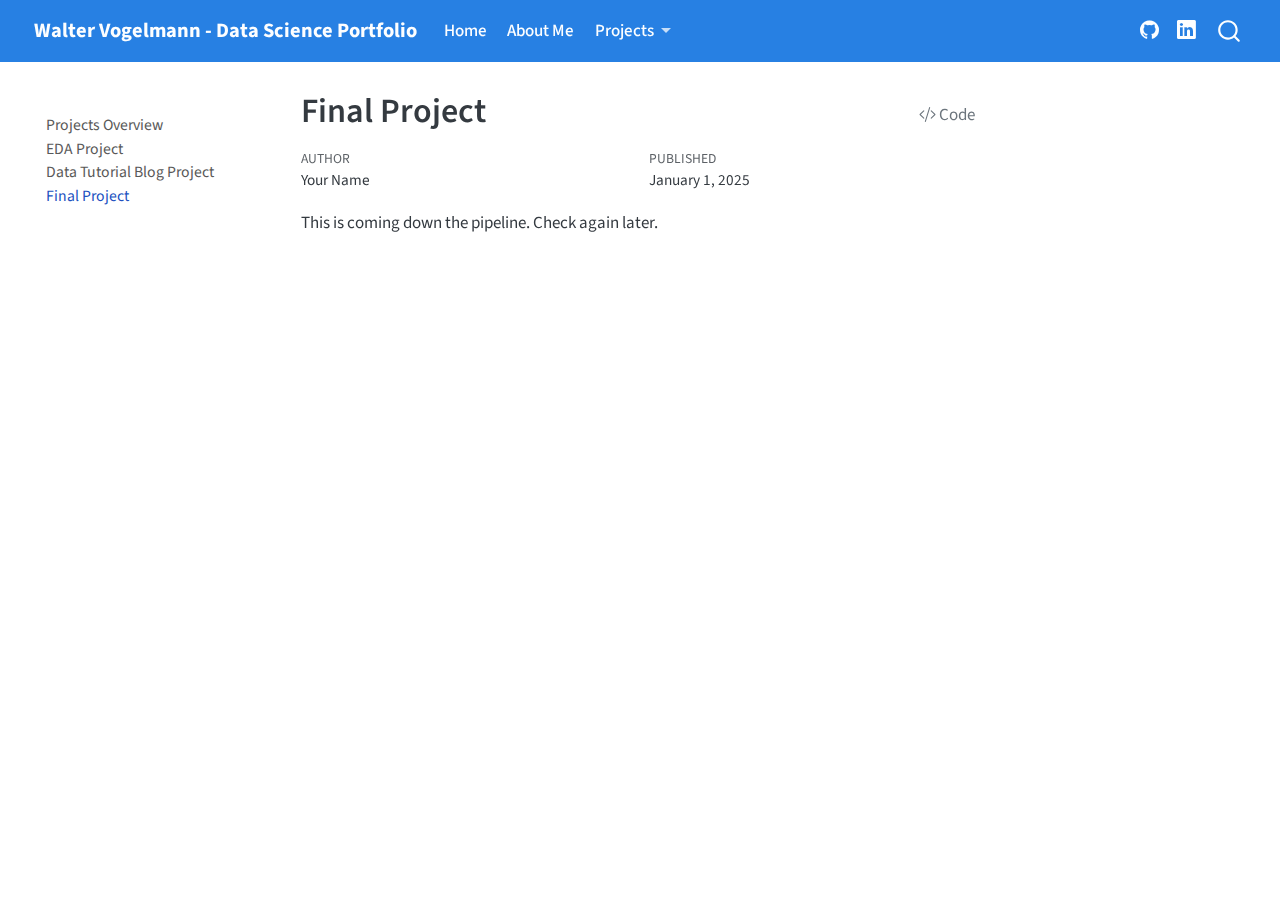
<file: projects/final-project.html>
<!DOCTYPE html>
<html xmlns="http://www.w3.org/1999/xhtml" lang="en" xml:lang="en"><head>

<meta charset="utf-8">
<meta name="generator" content="quarto-1.8.24">

<meta name="viewport" content="width=device-width, initial-scale=1.0, user-scalable=yes">

<meta name="author" content="Your Name">
<meta name="dcterms.date" content="2025-01-01">

<title>Final Project – Walter Vogelmann - Data Science Portfolio</title>
<style>
code{white-space: pre-wrap;}
span.smallcaps{font-variant: small-caps;}
div.columns{display: flex; gap: min(4vw, 1.5em);}
div.column{flex: auto; overflow-x: auto;}
div.hanging-indent{margin-left: 1.5em; text-indent: -1.5em;}
ul.task-list{list-style: none;}
ul.task-list li input[type="checkbox"] {
  width: 0.8em;
  margin: 0 0.8em 0.2em -1em; /* quarto-specific, see https://github.com/quarto-dev/quarto-cli/issues/4556 */ 
  vertical-align: middle;
}
/* CSS for syntax highlighting */
html { -webkit-text-size-adjust: 100%; }
pre > code.sourceCode { white-space: pre; position: relative; }
pre > code.sourceCode > span { display: inline-block; line-height: 1.25; }
pre > code.sourceCode > span:empty { height: 1.2em; }
.sourceCode { overflow: visible; }
code.sourceCode > span { color: inherit; text-decoration: inherit; }
div.sourceCode { margin: 1em 0; }
pre.sourceCode { margin: 0; }
@media screen {
div.sourceCode { overflow: auto; }
}
@media print {
pre > code.sourceCode { white-space: pre-wrap; }
pre > code.sourceCode > span { text-indent: -5em; padding-left: 5em; }
}
pre.numberSource code
  { counter-reset: source-line 0; }
pre.numberSource code > span
  { position: relative; left: -4em; counter-increment: source-line; }
pre.numberSource code > span > a:first-child::before
  { content: counter(source-line);
    position: relative; left: -1em; text-align: right; vertical-align: baseline;
    border: none; display: inline-block;
    -webkit-touch-callout: none; -webkit-user-select: none;
    -khtml-user-select: none; -moz-user-select: none;
    -ms-user-select: none; user-select: none;
    padding: 0 4px; width: 4em;
  }
pre.numberSource { margin-left: 3em;  padding-left: 4px; }
div.sourceCode
  {   }
@media screen {
pre > code.sourceCode > span > a:first-child::before { text-decoration: underline; }
}
</style>


<script src="../site_libs/quarto-nav/quarto-nav.js"></script>
<script src="../site_libs/quarto-nav/headroom.min.js"></script>
<script src="../site_libs/clipboard/clipboard.min.js"></script>
<script src="../site_libs/quarto-search/autocomplete.umd.js"></script>
<script src="../site_libs/quarto-search/fuse.min.js"></script>
<script src="../site_libs/quarto-search/quarto-search.js"></script>
<meta name="quarto:offset" content="../">
<script src="../site_libs/quarto-html/quarto.js" type="module"></script>
<script src="../site_libs/quarto-html/tabsets/tabsets.js" type="module"></script>
<script src="../site_libs/quarto-html/axe/axe-check.js" type="module"></script>
<script src="../site_libs/quarto-html/popper.min.js"></script>
<script src="../site_libs/quarto-html/tippy.umd.min.js"></script>
<script src="../site_libs/quarto-html/anchor.min.js"></script>
<link href="../site_libs/quarto-html/tippy.css" rel="stylesheet">
<link href="../site_libs/quarto-html/quarto-syntax-highlighting-dc55a5b9e770e841cd82e46aadbfb9b0.css" rel="stylesheet" id="quarto-text-highlighting-styles">
<script src="../site_libs/bootstrap/bootstrap.min.js"></script>
<link href="../site_libs/bootstrap/bootstrap-icons.css" rel="stylesheet">
<link href="../site_libs/bootstrap/bootstrap-f245066ca199b7326ac6b360085ddf3a.min.css" rel="stylesheet" append-hash="true" id="quarto-bootstrap" data-mode="light">
<script id="quarto-search-options" type="application/json">{
  "location": "navbar",
  "copy-button": false,
  "collapse-after": 3,
  "panel-placement": "end",
  "type": "overlay",
  "limit": 50,
  "keyboard-shortcut": [
    "f",
    "/",
    "s"
  ],
  "show-item-context": false,
  "language": {
    "search-no-results-text": "No results",
    "search-matching-documents-text": "matching documents",
    "search-copy-link-title": "Copy link to search",
    "search-hide-matches-text": "Hide additional matches",
    "search-more-match-text": "more match in this document",
    "search-more-matches-text": "more matches in this document",
    "search-clear-button-title": "Clear",
    "search-text-placeholder": "",
    "search-detached-cancel-button-title": "Cancel",
    "search-submit-button-title": "Submit",
    "search-label": "Search"
  }
}</script>


<link rel="stylesheet" href="../styles.css">
</head>

<body class="nav-sidebar floating nav-fixed quarto-light">

<div id="quarto-search-results"></div>
  <header id="quarto-header" class="headroom fixed-top">
    <nav class="navbar navbar-expand-lg " data-bs-theme="dark">
      <div class="navbar-container container-fluid">
      <div class="navbar-brand-container mx-auto">
    <a href="../index.html" class="navbar-brand navbar-brand-logo">
    </a>
    <a class="navbar-brand" href="../index.html">
    <span class="navbar-title">Walter Vogelmann - Data Science Portfolio</span>
    </a>
  </div>
            <div id="quarto-search" class="" title="Search"></div>
          <button class="navbar-toggler" type="button" data-bs-toggle="collapse" data-bs-target="#navbarCollapse" aria-controls="navbarCollapse" role="menu" aria-expanded="false" aria-label="Toggle navigation" onclick="if (window.quartoToggleHeadroom) { window.quartoToggleHeadroom(); }">
  <span class="navbar-toggler-icon"></span>
</button>
          <div class="collapse navbar-collapse" id="navbarCollapse">
            <ul class="navbar-nav navbar-nav-scroll me-auto">
  <li class="nav-item">
    <a class="nav-link active" href="../index.html" aria-current="page"> 
<span class="menu-text">Home</span></a>
  </li>  
  <li class="nav-item">
    <a class="nav-link" href="../about.html"> 
<span class="menu-text">About Me</span></a>
  </li>  
  <li class="nav-item dropdown ">
    <a class="nav-link dropdown-toggle" href="#" id="nav-menu-projects" role="link" data-bs-toggle="dropdown" aria-expanded="false">
 <span class="menu-text">Projects</span>
    </a>
    <ul class="dropdown-menu" aria-labelledby="nav-menu-projects">    
        <li>
    <a class="dropdown-item" href="../projects/index.html">
 <span class="dropdown-text">All Projects</span></a>
  </li>  
        <li><hr class="dropdown-divider"></li>
        <li>
    <a class="dropdown-item" href="../projects/eda.html">
 <span class="dropdown-text">Exploratory Data Analysis</span></a>
  </li>  
        <li>
    <a class="dropdown-item" href="../projects/data-tutorial-blog.html">
 <span class="dropdown-text">Data Tutorial Blog</span></a>
  </li>  
        <li>
    <a class="dropdown-item" href="../projects/final-project.html">
 <span class="dropdown-text">Final Project</span></a>
  </li>  
    </ul>
  </li>
</ul>
            <ul class="navbar-nav navbar-nav-scroll ms-auto">
  <li class="nav-item compact">
    <a class="nav-link" href="https://github.com/waltervogelmann"> <i class="bi bi-github" role="img">
</i> 
<span class="menu-text"></span></a>
  </li>  
  <li class="nav-item compact">
    <a class="nav-link" href="https://linkedin.com/in/wvogelmann"> <i class="bi bi-linkedin" role="img">
</i> 
<span class="menu-text"></span></a>
  </li>  
</ul>
          </div> <!-- /navcollapse -->
            <div class="quarto-navbar-tools">
</div>
      </div> <!-- /container-fluid -->
    </nav>
  <nav class="quarto-secondary-nav">
    <div class="container-fluid d-flex">
      <button type="button" class="quarto-btn-toggle btn" data-bs-toggle="collapse" role="button" data-bs-target=".quarto-sidebar-collapse-item" aria-controls="quarto-sidebar" aria-expanded="false" aria-label="Toggle sidebar navigation" onclick="if (window.quartoToggleHeadroom) { window.quartoToggleHeadroom(); }">
        <i class="bi bi-layout-text-sidebar-reverse"></i>
      </button>
        <nav class="quarto-page-breadcrumbs" aria-label="breadcrumb"><ol class="breadcrumb"><li class="breadcrumb-item"><a href="../projects/final-project.html">Final Project</a></li></ol></nav>
        <a class="flex-grow-1" role="navigation" data-bs-toggle="collapse" data-bs-target=".quarto-sidebar-collapse-item" aria-controls="quarto-sidebar" aria-expanded="false" aria-label="Toggle sidebar navigation" onclick="if (window.quartoToggleHeadroom) { window.quartoToggleHeadroom(); }">      
        </a>
    </div>
  </nav>
</header>
<!-- content -->
<div id="quarto-content" class="quarto-container page-columns page-rows-contents page-layout-article page-navbar">
<!-- sidebar -->
  <nav id="quarto-sidebar" class="sidebar collapse collapse-horizontal quarto-sidebar-collapse-item sidebar-navigation floating overflow-auto">
    <div class="pt-lg-2 mt-2 text-left sidebar-header sidebar-header-stacked">
      <a href="../index.html" class="sidebar-logo-link">
      </a>
      </div>
    <div class="sidebar-menu-container"> 
    <ul class="list-unstyled mt-1">
        <li class="sidebar-item">
  <div class="sidebar-item-container"> 
  <a href="../projects/index.html" class="sidebar-item-text sidebar-link">
 <span class="menu-text">Projects Overview</span></a>
  </div>
</li>
        <li class="sidebar-item">
  <div class="sidebar-item-container"> 
  <a href="../projects/eda.html" class="sidebar-item-text sidebar-link">
 <span class="menu-text">EDA Project</span></a>
  </div>
</li>
        <li class="sidebar-item">
  <div class="sidebar-item-container"> 
  <a href="../projects/data-tutorial-blog.html" class="sidebar-item-text sidebar-link">
 <span class="menu-text">Data Tutorial Blog Project</span></a>
  </div>
</li>
        <li class="sidebar-item">
  <div class="sidebar-item-container"> 
  <a href="../projects/final-project.html" class="sidebar-item-text sidebar-link active">
 <span class="menu-text">Final Project</span></a>
  </div>
</li>
    </ul>
    </div>
</nav>
<div id="quarto-sidebar-glass" class="quarto-sidebar-collapse-item" data-bs-toggle="collapse" data-bs-target=".quarto-sidebar-collapse-item"></div>
<!-- margin-sidebar -->
    <div id="quarto-margin-sidebar" class="sidebar margin-sidebar zindex-bottom">
        
    </div>
<!-- main -->
<main class="content" id="quarto-document-content">

<header id="title-block-header" class="quarto-title-block default">
<div class="quarto-title">
<div class="quarto-title-block"><div><h1 class="title">Final Project</h1><button type="button" class="btn code-tools-button" id="quarto-code-tools-source"><i class="bi"></i> Code</button></div></div>
</div>



<div class="quarto-title-meta">

    <div>
    <div class="quarto-title-meta-heading">Author</div>
    <div class="quarto-title-meta-contents">
             <p>Your Name </p>
          </div>
  </div>
    
    <div>
    <div class="quarto-title-meta-heading">Published</div>
    <div class="quarto-title-meta-contents">
      <p class="date">January 1, 2025</p>
    </div>
  </div>
  
    
  </div>
  


</header>


<p>This is coming down the pipeline. Check again later.</p>


<!-- -->


</main> <!-- /main -->
<script id="quarto-html-after-body" type="application/javascript">
  window.document.addEventListener("DOMContentLoaded", function (event) {
    const icon = "";
    const anchorJS = new window.AnchorJS();
    anchorJS.options = {
      placement: 'right',
      icon: icon
    };
    anchorJS.add('.anchored');
    const isCodeAnnotation = (el) => {
      for (const clz of el.classList) {
        if (clz.startsWith('code-annotation-')) {                     
          return true;
        }
      }
      return false;
    }
    const onCopySuccess = function(e) {
      // button target
      const button = e.trigger;
      // don't keep focus
      button.blur();
      // flash "checked"
      button.classList.add('code-copy-button-checked');
      var currentTitle = button.getAttribute("title");
      button.setAttribute("title", "Copied!");
      let tooltip;
      if (window.bootstrap) {
        button.setAttribute("data-bs-toggle", "tooltip");
        button.setAttribute("data-bs-placement", "left");
        button.setAttribute("data-bs-title", "Copied!");
        tooltip = new bootstrap.Tooltip(button, 
          { trigger: "manual", 
            customClass: "code-copy-button-tooltip",
            offset: [0, -8]});
        tooltip.show();    
      }
      setTimeout(function() {
        if (tooltip) {
          tooltip.hide();
          button.removeAttribute("data-bs-title");
          button.removeAttribute("data-bs-toggle");
          button.removeAttribute("data-bs-placement");
        }
        button.setAttribute("title", currentTitle);
        button.classList.remove('code-copy-button-checked');
      }, 1000);
      // clear code selection
      e.clearSelection();
    }
    const getTextToCopy = function(trigger) {
      const outerScaffold = trigger.parentElement.cloneNode(true);
      const codeEl = outerScaffold.querySelector('code');
      for (const childEl of codeEl.children) {
        if (isCodeAnnotation(childEl)) {
          childEl.remove();
        }
      }
      return codeEl.innerText;
    }
    const clipboard = new window.ClipboardJS('.code-copy-button:not([data-in-quarto-modal])', {
      text: getTextToCopy
    });
    clipboard.on('success', onCopySuccess);
    if (window.document.getElementById('quarto-embedded-source-code-modal')) {
      const clipboardModal = new window.ClipboardJS('.code-copy-button[data-in-quarto-modal]', {
        text: getTextToCopy,
        container: window.document.getElementById('quarto-embedded-source-code-modal')
      });
      clipboardModal.on('success', onCopySuccess);
    }
    const viewSource = window.document.getElementById('quarto-view-source') ||
                       window.document.getElementById('quarto-code-tools-source');
    if (viewSource) {
      const sourceUrl = viewSource.getAttribute("data-quarto-source-url");
      viewSource.addEventListener("click", function(e) {
        if (sourceUrl) {
          // rstudio viewer pane
          if (/\bcapabilities=\b/.test(window.location)) {
            window.open(sourceUrl);
          } else {
            window.location.href = sourceUrl;
          }
        } else {
          const modal = new bootstrap.Modal(document.getElementById('quarto-embedded-source-code-modal'));
          modal.show();
        }
        return false;
      });
    }
    function toggleCodeHandler(show) {
      return function(e) {
        const detailsSrc = window.document.querySelectorAll(".cell > details > .sourceCode");
        for (let i=0; i<detailsSrc.length; i++) {
          const details = detailsSrc[i].parentElement;
          if (show) {
            details.open = true;
          } else {
            details.removeAttribute("open");
          }
        }
        const cellCodeDivs = window.document.querySelectorAll(".cell > .sourceCode");
        const fromCls = show ? "hidden" : "unhidden";
        const toCls = show ? "unhidden" : "hidden";
        for (let i=0; i<cellCodeDivs.length; i++) {
          const codeDiv = cellCodeDivs[i];
          if (codeDiv.classList.contains(fromCls)) {
            codeDiv.classList.remove(fromCls);
            codeDiv.classList.add(toCls);
          } 
        }
        return false;
      }
    }
    const hideAllCode = window.document.getElementById("quarto-hide-all-code");
    if (hideAllCode) {
      hideAllCode.addEventListener("click", toggleCodeHandler(false));
    }
    const showAllCode = window.document.getElementById("quarto-show-all-code");
    if (showAllCode) {
      showAllCode.addEventListener("click", toggleCodeHandler(true));
    }
      var localhostRegex = new RegExp(/^(?:http|https):\/\/localhost\:?[0-9]*\//);
      var mailtoRegex = new RegExp(/^mailto:/);
        var filterRegex = new RegExp('/' + window.location.host + '/');
      var isInternal = (href) => {
          return filterRegex.test(href) || localhostRegex.test(href) || mailtoRegex.test(href);
      }
      // Inspect non-navigation links and adorn them if external
     var links = window.document.querySelectorAll('a[href]:not(.nav-link):not(.navbar-brand):not(.toc-action):not(.sidebar-link):not(.sidebar-item-toggle):not(.pagination-link):not(.no-external):not([aria-hidden]):not(.dropdown-item):not(.quarto-navigation-tool):not(.about-link)');
      for (var i=0; i<links.length; i++) {
        const link = links[i];
        if (!isInternal(link.href)) {
          // undo the damage that might have been done by quarto-nav.js in the case of
          // links that we want to consider external
          if (link.dataset.originalHref !== undefined) {
            link.href = link.dataset.originalHref;
          }
        }
      }
    function tippyHover(el, contentFn, onTriggerFn, onUntriggerFn) {
      const config = {
        allowHTML: true,
        maxWidth: 500,
        delay: 100,
        arrow: false,
        appendTo: function(el) {
            return el.parentElement;
        },
        interactive: true,
        interactiveBorder: 10,
        theme: 'quarto',
        placement: 'bottom-start',
      };
      if (contentFn) {
        config.content = contentFn;
      }
      if (onTriggerFn) {
        config.onTrigger = onTriggerFn;
      }
      if (onUntriggerFn) {
        config.onUntrigger = onUntriggerFn;
      }
      window.tippy(el, config); 
    }
    const noterefs = window.document.querySelectorAll('a[role="doc-noteref"]');
    for (var i=0; i<noterefs.length; i++) {
      const ref = noterefs[i];
      tippyHover(ref, function() {
        // use id or data attribute instead here
        let href = ref.getAttribute('data-footnote-href') || ref.getAttribute('href');
        try { href = new URL(href).hash; } catch {}
        const id = href.replace(/^#\/?/, "");
        const note = window.document.getElementById(id);
        if (note) {
          return note.innerHTML;
        } else {
          return "";
        }
      });
    }
    const xrefs = window.document.querySelectorAll('a.quarto-xref');
    const processXRef = (id, note) => {
      // Strip column container classes
      const stripColumnClz = (el) => {
        el.classList.remove("page-full", "page-columns");
        if (el.children) {
          for (const child of el.children) {
            stripColumnClz(child);
          }
        }
      }
      stripColumnClz(note)
      if (id === null || id.startsWith('sec-')) {
        // Special case sections, only their first couple elements
        const container = document.createElement("div");
        if (note.children && note.children.length > 2) {
          container.appendChild(note.children[0].cloneNode(true));
          for (let i = 1; i < note.children.length; i++) {
            const child = note.children[i];
            if (child.tagName === "P" && child.innerText === "") {
              continue;
            } else {
              container.appendChild(child.cloneNode(true));
              break;
            }
          }
          if (window.Quarto?.typesetMath) {
            window.Quarto.typesetMath(container);
          }
          return container.innerHTML
        } else {
          if (window.Quarto?.typesetMath) {
            window.Quarto.typesetMath(note);
          }
          return note.innerHTML;
        }
      } else {
        // Remove any anchor links if they are present
        const anchorLink = note.querySelector('a.anchorjs-link');
        if (anchorLink) {
          anchorLink.remove();
        }
        if (window.Quarto?.typesetMath) {
          window.Quarto.typesetMath(note);
        }
        if (note.classList.contains("callout")) {
          return note.outerHTML;
        } else {
          return note.innerHTML;
        }
      }
    }
    for (var i=0; i<xrefs.length; i++) {
      const xref = xrefs[i];
      tippyHover(xref, undefined, function(instance) {
        instance.disable();
        let url = xref.getAttribute('href');
        let hash = undefined; 
        if (url.startsWith('#')) {
          hash = url;
        } else {
          try { hash = new URL(url).hash; } catch {}
        }
        if (hash) {
          const id = hash.replace(/^#\/?/, "");
          const note = window.document.getElementById(id);
          if (note !== null) {
            try {
              const html = processXRef(id, note.cloneNode(true));
              instance.setContent(html);
            } finally {
              instance.enable();
              instance.show();
            }
          } else {
            // See if we can fetch this
            fetch(url.split('#')[0])
            .then(res => res.text())
            .then(html => {
              const parser = new DOMParser();
              const htmlDoc = parser.parseFromString(html, "text/html");
              const note = htmlDoc.getElementById(id);
              if (note !== null) {
                const html = processXRef(id, note);
                instance.setContent(html);
              } 
            }).finally(() => {
              instance.enable();
              instance.show();
            });
          }
        } else {
          // See if we can fetch a full url (with no hash to target)
          // This is a special case and we should probably do some content thinning / targeting
          fetch(url)
          .then(res => res.text())
          .then(html => {
            const parser = new DOMParser();
            const htmlDoc = parser.parseFromString(html, "text/html");
            const note = htmlDoc.querySelector('main.content');
            if (note !== null) {
              // This should only happen for chapter cross references
              // (since there is no id in the URL)
              // remove the first header
              if (note.children.length > 0 && note.children[0].tagName === "HEADER") {
                note.children[0].remove();
              }
              const html = processXRef(null, note);
              instance.setContent(html);
            } 
          }).finally(() => {
            instance.enable();
            instance.show();
          });
        }
      }, function(instance) {
      });
    }
        let selectedAnnoteEl;
        const selectorForAnnotation = ( cell, annotation) => {
          let cellAttr = 'data-code-cell="' + cell + '"';
          let lineAttr = 'data-code-annotation="' +  annotation + '"';
          const selector = 'span[' + cellAttr + '][' + lineAttr + ']';
          return selector;
        }
        const selectCodeLines = (annoteEl) => {
          const doc = window.document;
          const targetCell = annoteEl.getAttribute("data-target-cell");
          const targetAnnotation = annoteEl.getAttribute("data-target-annotation");
          const annoteSpan = window.document.querySelector(selectorForAnnotation(targetCell, targetAnnotation));
          const lines = annoteSpan.getAttribute("data-code-lines").split(",");
          const lineIds = lines.map((line) => {
            return targetCell + "-" + line;
          })
          let top = null;
          let height = null;
          let parent = null;
          if (lineIds.length > 0) {
              //compute the position of the single el (top and bottom and make a div)
              const el = window.document.getElementById(lineIds[0]);
              top = el.offsetTop;
              height = el.offsetHeight;
              parent = el.parentElement.parentElement;
            if (lineIds.length > 1) {
              const lastEl = window.document.getElementById(lineIds[lineIds.length - 1]);
              const bottom = lastEl.offsetTop + lastEl.offsetHeight;
              height = bottom - top;
            }
            if (top !== null && height !== null && parent !== null) {
              // cook up a div (if necessary) and position it 
              let div = window.document.getElementById("code-annotation-line-highlight");
              if (div === null) {
                div = window.document.createElement("div");
                div.setAttribute("id", "code-annotation-line-highlight");
                div.style.position = 'absolute';
                parent.appendChild(div);
              }
              div.style.top = top - 2 + "px";
              div.style.height = height + 4 + "px";
              div.style.left = 0;
              let gutterDiv = window.document.getElementById("code-annotation-line-highlight-gutter");
              if (gutterDiv === null) {
                gutterDiv = window.document.createElement("div");
                gutterDiv.setAttribute("id", "code-annotation-line-highlight-gutter");
                gutterDiv.style.position = 'absolute';
                const codeCell = window.document.getElementById(targetCell);
                const gutter = codeCell.querySelector('.code-annotation-gutter');
                gutter.appendChild(gutterDiv);
              }
              gutterDiv.style.top = top - 2 + "px";
              gutterDiv.style.height = height + 4 + "px";
            }
            selectedAnnoteEl = annoteEl;
          }
        };
        const unselectCodeLines = () => {
          const elementsIds = ["code-annotation-line-highlight", "code-annotation-line-highlight-gutter"];
          elementsIds.forEach((elId) => {
            const div = window.document.getElementById(elId);
            if (div) {
              div.remove();
            }
          });
          selectedAnnoteEl = undefined;
        };
          // Handle positioning of the toggle
      window.addEventListener(
        "resize",
        throttle(() => {
          elRect = undefined;
          if (selectedAnnoteEl) {
            selectCodeLines(selectedAnnoteEl);
          }
        }, 10)
      );
      function throttle(fn, ms) {
      let throttle = false;
      let timer;
        return (...args) => {
          if(!throttle) { // first call gets through
              fn.apply(this, args);
              throttle = true;
          } else { // all the others get throttled
              if(timer) clearTimeout(timer); // cancel #2
              timer = setTimeout(() => {
                fn.apply(this, args);
                timer = throttle = false;
              }, ms);
          }
        };
      }
        // Attach click handler to the DT
        const annoteDls = window.document.querySelectorAll('dt[data-target-cell]');
        for (const annoteDlNode of annoteDls) {
          annoteDlNode.addEventListener('click', (event) => {
            const clickedEl = event.target;
            if (clickedEl !== selectedAnnoteEl) {
              unselectCodeLines();
              const activeEl = window.document.querySelector('dt[data-target-cell].code-annotation-active');
              if (activeEl) {
                activeEl.classList.remove('code-annotation-active');
              }
              selectCodeLines(clickedEl);
              clickedEl.classList.add('code-annotation-active');
            } else {
              // Unselect the line
              unselectCodeLines();
              clickedEl.classList.remove('code-annotation-active');
            }
          });
        }
    const findCites = (el) => {
      const parentEl = el.parentElement;
      if (parentEl) {
        const cites = parentEl.dataset.cites;
        if (cites) {
          return {
            el,
            cites: cites.split(' ')
          };
        } else {
          return findCites(el.parentElement)
        }
      } else {
        return undefined;
      }
    };
    var bibliorefs = window.document.querySelectorAll('a[role="doc-biblioref"]');
    for (var i=0; i<bibliorefs.length; i++) {
      const ref = bibliorefs[i];
      const citeInfo = findCites(ref);
      if (citeInfo) {
        tippyHover(citeInfo.el, function() {
          var popup = window.document.createElement('div');
          citeInfo.cites.forEach(function(cite) {
            var citeDiv = window.document.createElement('div');
            citeDiv.classList.add('hanging-indent');
            citeDiv.classList.add('csl-entry');
            var biblioDiv = window.document.getElementById('ref-' + cite);
            if (biblioDiv) {
              citeDiv.innerHTML = biblioDiv.innerHTML;
            }
            popup.appendChild(citeDiv);
          });
          return popup.innerHTML;
        });
      }
    }
  });
  </script><div class="modal fade" id="quarto-embedded-source-code-modal" tabindex="-1" aria-labelledby="quarto-embedded-source-code-modal-label" aria-hidden="true"><div class="modal-dialog modal-dialog-scrollable"><div class="modal-content"><div class="modal-header"><h5 class="modal-title" id="quarto-embedded-source-code-modal-label">Source Code</h5><button class="btn-close" data-bs-dismiss="modal"></button></div><div class="modal-body"><div class="">
<div class="code-copy-outer-scaffold"><div class="sourceCode" id="cb1" data-shortcodes="false"><pre class="sourceCode markdown code-with-copy"><code class="sourceCode markdown"><span id="cb1-1"><a href="#cb1-1" aria-hidden="true" tabindex="-1"></a><span class="co">---</span></span>
<span id="cb1-2"><a href="#cb1-2" aria-hidden="true" tabindex="-1"></a><span class="an">title:</span><span class="co"> "Final Project"</span></span>
<span id="cb1-3"><a href="#cb1-3" aria-hidden="true" tabindex="-1"></a><span class="an">author:</span><span class="co"> "Your Name"</span></span>
<span id="cb1-4"><a href="#cb1-4" aria-hidden="true" tabindex="-1"></a><span class="an">date:</span><span class="co"> "2025-01-01"</span></span>
<span id="cb1-5"><a href="#cb1-5" aria-hidden="true" tabindex="-1"></a><span class="an">format:</span></span>
<span id="cb1-6"><a href="#cb1-6" aria-hidden="true" tabindex="-1"></a><span class="co">  html:</span></span>
<span id="cb1-7"><a href="#cb1-7" aria-hidden="true" tabindex="-1"></a><span class="co">    code-fold: true</span></span>
<span id="cb1-8"><a href="#cb1-8" aria-hidden="true" tabindex="-1"></a><span class="co">    toc: true</span></span>
<span id="cb1-9"><a href="#cb1-9" aria-hidden="true" tabindex="-1"></a><span class="co">---</span></span>
<span id="cb1-10"><a href="#cb1-10" aria-hidden="true" tabindex="-1"></a></span>
<span id="cb1-11"><a href="#cb1-11" aria-hidden="true" tabindex="-1"></a>This is coming down the pipeline. Check again later.</span></code></pre></div><button title="Copy to Clipboard" class="code-copy-button" data-in-quarto-modal=""><i class="bi"></i></button></div>
</div></div></div></div></div>
</div> <!-- /content -->




</body></html>
</file>
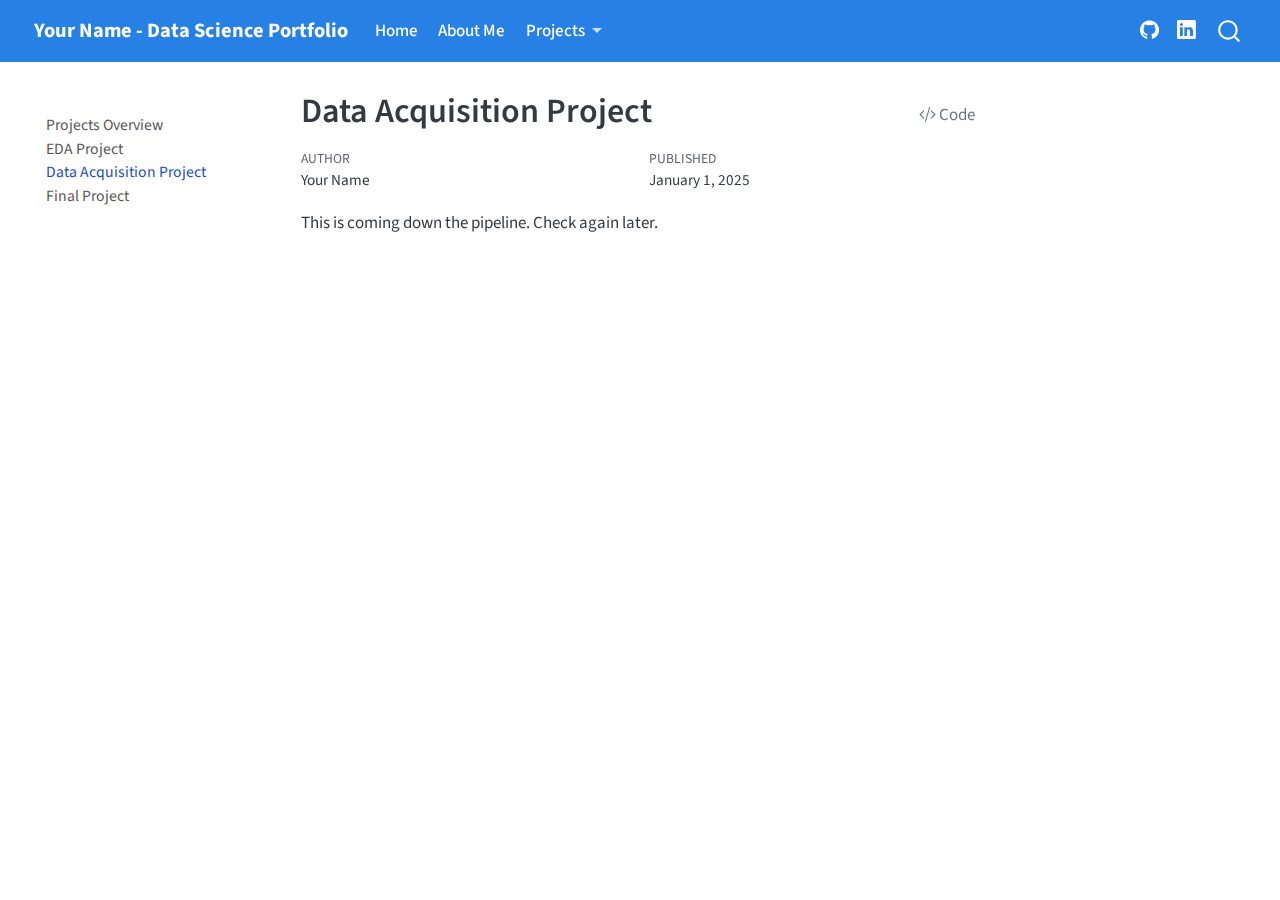
<file: docs/projects/data-acquisition.html>
<!DOCTYPE html>
<html xmlns="http://www.w3.org/1999/xhtml" lang="en" xml:lang="en"><head>

<meta charset="utf-8">
<meta name="generator" content="quarto-1.8.24">

<meta name="viewport" content="width=device-width, initial-scale=1.0, user-scalable=yes">

<meta name="author" content="Your Name">
<meta name="dcterms.date" content="2025-01-01">

<title>Data Acquisition Project – Your Name - Data Science Portfolio</title>
<style>
code{white-space: pre-wrap;}
span.smallcaps{font-variant: small-caps;}
div.columns{display: flex; gap: min(4vw, 1.5em);}
div.column{flex: auto; overflow-x: auto;}
div.hanging-indent{margin-left: 1.5em; text-indent: -1.5em;}
ul.task-list{list-style: none;}
ul.task-list li input[type="checkbox"] {
  width: 0.8em;
  margin: 0 0.8em 0.2em -1em; /* quarto-specific, see https://github.com/quarto-dev/quarto-cli/issues/4556 */ 
  vertical-align: middle;
}
/* CSS for syntax highlighting */
html { -webkit-text-size-adjust: 100%; }
pre > code.sourceCode { white-space: pre; position: relative; }
pre > code.sourceCode > span { display: inline-block; line-height: 1.25; }
pre > code.sourceCode > span:empty { height: 1.2em; }
.sourceCode { overflow: visible; }
code.sourceCode > span { color: inherit; text-decoration: inherit; }
div.sourceCode { margin: 1em 0; }
pre.sourceCode { margin: 0; }
@media screen {
div.sourceCode { overflow: auto; }
}
@media print {
pre > code.sourceCode { white-space: pre-wrap; }
pre > code.sourceCode > span { text-indent: -5em; padding-left: 5em; }
}
pre.numberSource code
  { counter-reset: source-line 0; }
pre.numberSource code > span
  { position: relative; left: -4em; counter-increment: source-line; }
pre.numberSource code > span > a:first-child::before
  { content: counter(source-line);
    position: relative; left: -1em; text-align: right; vertical-align: baseline;
    border: none; display: inline-block;
    -webkit-touch-callout: none; -webkit-user-select: none;
    -khtml-user-select: none; -moz-user-select: none;
    -ms-user-select: none; user-select: none;
    padding: 0 4px; width: 4em;
  }
pre.numberSource { margin-left: 3em;  padding-left: 4px; }
div.sourceCode
  {   }
@media screen {
pre > code.sourceCode > span > a:first-child::before { text-decoration: underline; }
}
</style>


<script src="../site_libs/quarto-nav/quarto-nav.js"></script>
<script src="../site_libs/quarto-nav/headroom.min.js"></script>
<script src="../site_libs/clipboard/clipboard.min.js"></script>
<script src="../site_libs/quarto-search/autocomplete.umd.js"></script>
<script src="../site_libs/quarto-search/fuse.min.js"></script>
<script src="../site_libs/quarto-search/quarto-search.js"></script>
<meta name="quarto:offset" content="../">
<script src="../site_libs/quarto-html/quarto.js" type="module"></script>
<script src="../site_libs/quarto-html/tabsets/tabsets.js" type="module"></script>
<script src="../site_libs/quarto-html/axe/axe-check.js" type="module"></script>
<script src="../site_libs/quarto-html/popper.min.js"></script>
<script src="../site_libs/quarto-html/tippy.umd.min.js"></script>
<script src="../site_libs/quarto-html/anchor.min.js"></script>
<link href="../site_libs/quarto-html/tippy.css" rel="stylesheet">
<link href="../site_libs/quarto-html/quarto-syntax-highlighting-dc55a5b9e770e841cd82e46aadbfb9b0.css" rel="stylesheet" id="quarto-text-highlighting-styles">
<script src="../site_libs/bootstrap/bootstrap.min.js"></script>
<link href="../site_libs/bootstrap/bootstrap-icons.css" rel="stylesheet">
<link href="../site_libs/bootstrap/bootstrap-f245066ca199b7326ac6b360085ddf3a.min.css" rel="stylesheet" append-hash="true" id="quarto-bootstrap" data-mode="light">
<script id="quarto-search-options" type="application/json">{
  "location": "navbar",
  "copy-button": false,
  "collapse-after": 3,
  "panel-placement": "end",
  "type": "overlay",
  "limit": 50,
  "keyboard-shortcut": [
    "f",
    "/",
    "s"
  ],
  "show-item-context": false,
  "language": {
    "search-no-results-text": "No results",
    "search-matching-documents-text": "matching documents",
    "search-copy-link-title": "Copy link to search",
    "search-hide-matches-text": "Hide additional matches",
    "search-more-match-text": "more match in this document",
    "search-more-matches-text": "more matches in this document",
    "search-clear-button-title": "Clear",
    "search-text-placeholder": "",
    "search-detached-cancel-button-title": "Cancel",
    "search-submit-button-title": "Submit",
    "search-label": "Search"
  }
}</script>


<link rel="stylesheet" href="../styles.css">
</head>

<body class="nav-sidebar floating nav-fixed quarto-light">

<div id="quarto-search-results"></div>
  <header id="quarto-header" class="headroom fixed-top">
    <nav class="navbar navbar-expand-lg " data-bs-theme="dark">
      <div class="navbar-container container-fluid">
      <div class="navbar-brand-container mx-auto">
    <a href="../index.html" class="navbar-brand navbar-brand-logo">
    </a>
    <a class="navbar-brand" href="../index.html">
    <span class="navbar-title">Your Name - Data Science Portfolio</span>
    </a>
  </div>
            <div id="quarto-search" class="" title="Search"></div>
          <button class="navbar-toggler" type="button" data-bs-toggle="collapse" data-bs-target="#navbarCollapse" aria-controls="navbarCollapse" role="menu" aria-expanded="false" aria-label="Toggle navigation" onclick="if (window.quartoToggleHeadroom) { window.quartoToggleHeadroom(); }">
  <span class="navbar-toggler-icon"></span>
</button>
          <div class="collapse navbar-collapse" id="navbarCollapse">
            <ul class="navbar-nav navbar-nav-scroll me-auto">
  <li class="nav-item">
    <a class="nav-link active" href="../index.html" aria-current="page"> 
<span class="menu-text">Home</span></a>
  </li>  
  <li class="nav-item">
    <a class="nav-link" href="../about.html"> 
<span class="menu-text">About Me</span></a>
  </li>  
  <li class="nav-item dropdown ">
    <a class="nav-link dropdown-toggle" href="#" id="nav-menu-projects" role="link" data-bs-toggle="dropdown" aria-expanded="false">
 <span class="menu-text">Projects</span>
    </a>
    <ul class="dropdown-menu" aria-labelledby="nav-menu-projects">    
        <li>
    <a class="dropdown-item" href="../projects/index.html">
 <span class="dropdown-text">All Projects</span></a>
  </li>  
        <li><hr class="dropdown-divider"></li>
        <li>
    <a class="dropdown-item" href="../projects/eda.html">
 <span class="dropdown-text">Exploratory Data Analysis</span></a>
  </li>  
        <li>
    <a class="dropdown-item" href="../projects/data-acquisition.html">
 <span class="dropdown-text">Data Acquisition</span></a>
  </li>  
        <li>
    <a class="dropdown-item" href="../projects/final-project.html">
 <span class="dropdown-text">Final Project</span></a>
  </li>  
    </ul>
  </li>
</ul>
            <ul class="navbar-nav navbar-nav-scroll ms-auto">
  <li class="nav-item compact">
    <a class="nav-link" href="https://github.com/your-username"> <i class="bi bi-github" role="img">
</i> 
<span class="menu-text"></span></a>
  </li>  
  <li class="nav-item compact">
    <a class="nav-link" href="https://linkedin.com/in/your-profile"> <i class="bi bi-linkedin" role="img">
</i> 
<span class="menu-text"></span></a>
  </li>  
</ul>
          </div> <!-- /navcollapse -->
            <div class="quarto-navbar-tools">
</div>
      </div> <!-- /container-fluid -->
    </nav>
  <nav class="quarto-secondary-nav">
    <div class="container-fluid d-flex">
      <button type="button" class="quarto-btn-toggle btn" data-bs-toggle="collapse" role="button" data-bs-target=".quarto-sidebar-collapse-item" aria-controls="quarto-sidebar" aria-expanded="false" aria-label="Toggle sidebar navigation" onclick="if (window.quartoToggleHeadroom) { window.quartoToggleHeadroom(); }">
        <i class="bi bi-layout-text-sidebar-reverse"></i>
      </button>
        <nav class="quarto-page-breadcrumbs" aria-label="breadcrumb"><ol class="breadcrumb"><li class="breadcrumb-item"><a href="../projects/data-acquisition.html">Data Acquisition Project</a></li></ol></nav>
        <a class="flex-grow-1" role="navigation" data-bs-toggle="collapse" data-bs-target=".quarto-sidebar-collapse-item" aria-controls="quarto-sidebar" aria-expanded="false" aria-label="Toggle sidebar navigation" onclick="if (window.quartoToggleHeadroom) { window.quartoToggleHeadroom(); }">      
        </a>
    </div>
  </nav>
</header>
<!-- content -->
<div id="quarto-content" class="quarto-container page-columns page-rows-contents page-layout-article page-navbar">
<!-- sidebar -->
  <nav id="quarto-sidebar" class="sidebar collapse collapse-horizontal quarto-sidebar-collapse-item sidebar-navigation floating overflow-auto">
    <div class="pt-lg-2 mt-2 text-left sidebar-header sidebar-header-stacked">
      <a href="../index.html" class="sidebar-logo-link">
      </a>
      </div>
    <div class="sidebar-menu-container"> 
    <ul class="list-unstyled mt-1">
        <li class="sidebar-item">
  <div class="sidebar-item-container"> 
  <a href="../projects/index.html" class="sidebar-item-text sidebar-link">
 <span class="menu-text">Projects Overview</span></a>
  </div>
</li>
        <li class="sidebar-item">
  <div class="sidebar-item-container"> 
  <a href="../projects/eda.html" class="sidebar-item-text sidebar-link">
 <span class="menu-text">EDA Project</span></a>
  </div>
</li>
        <li class="sidebar-item">
  <div class="sidebar-item-container"> 
  <a href="../projects/data-acquisition.html" class="sidebar-item-text sidebar-link active">
 <span class="menu-text">Data Acquisition Project</span></a>
  </div>
</li>
        <li class="sidebar-item">
  <div class="sidebar-item-container"> 
  <a href="../projects/final-project.html" class="sidebar-item-text sidebar-link">
 <span class="menu-text">Final Project</span></a>
  </div>
</li>
    </ul>
    </div>
</nav>
<div id="quarto-sidebar-glass" class="quarto-sidebar-collapse-item" data-bs-toggle="collapse" data-bs-target=".quarto-sidebar-collapse-item"></div>
<!-- margin-sidebar -->
    <div id="quarto-margin-sidebar" class="sidebar margin-sidebar zindex-bottom">
        
    </div>
<!-- main -->
<main class="content" id="quarto-document-content">

<header id="title-block-header" class="quarto-title-block default">
<div class="quarto-title">
<div class="quarto-title-block"><div><h1 class="title">Data Acquisition Project</h1><button type="button" class="btn code-tools-button" id="quarto-code-tools-source"><i class="bi"></i> Code</button></div></div>
</div>



<div class="quarto-title-meta">

    <div>
    <div class="quarto-title-meta-heading">Author</div>
    <div class="quarto-title-meta-contents">
             <p>Your Name </p>
          </div>
  </div>
    
    <div>
    <div class="quarto-title-meta-heading">Published</div>
    <div class="quarto-title-meta-contents">
      <p class="date">January 1, 2025</p>
    </div>
  </div>
  
    
  </div>
  


</header>


<p>This is coming down the pipeline. Check again later.</p>


<!-- -->


</main> <!-- /main -->
<script id="quarto-html-after-body" type="application/javascript">
  window.document.addEventListener("DOMContentLoaded", function (event) {
    const icon = "";
    const anchorJS = new window.AnchorJS();
    anchorJS.options = {
      placement: 'right',
      icon: icon
    };
    anchorJS.add('.anchored');
    const isCodeAnnotation = (el) => {
      for (const clz of el.classList) {
        if (clz.startsWith('code-annotation-')) {                     
          return true;
        }
      }
      return false;
    }
    const onCopySuccess = function(e) {
      // button target
      const button = e.trigger;
      // don't keep focus
      button.blur();
      // flash "checked"
      button.classList.add('code-copy-button-checked');
      var currentTitle = button.getAttribute("title");
      button.setAttribute("title", "Copied!");
      let tooltip;
      if (window.bootstrap) {
        button.setAttribute("data-bs-toggle", "tooltip");
        button.setAttribute("data-bs-placement", "left");
        button.setAttribute("data-bs-title", "Copied!");
        tooltip = new bootstrap.Tooltip(button, 
          { trigger: "manual", 
            customClass: "code-copy-button-tooltip",
            offset: [0, -8]});
        tooltip.show();    
      }
      setTimeout(function() {
        if (tooltip) {
          tooltip.hide();
          button.removeAttribute("data-bs-title");
          button.removeAttribute("data-bs-toggle");
          button.removeAttribute("data-bs-placement");
        }
        button.setAttribute("title", currentTitle);
        button.classList.remove('code-copy-button-checked');
      }, 1000);
      // clear code selection
      e.clearSelection();
    }
    const getTextToCopy = function(trigger) {
      const outerScaffold = trigger.parentElement.cloneNode(true);
      const codeEl = outerScaffold.querySelector('code');
      for (const childEl of codeEl.children) {
        if (isCodeAnnotation(childEl)) {
          childEl.remove();
        }
      }
      return codeEl.innerText;
    }
    const clipboard = new window.ClipboardJS('.code-copy-button:not([data-in-quarto-modal])', {
      text: getTextToCopy
    });
    clipboard.on('success', onCopySuccess);
    if (window.document.getElementById('quarto-embedded-source-code-modal')) {
      const clipboardModal = new window.ClipboardJS('.code-copy-button[data-in-quarto-modal]', {
        text: getTextToCopy,
        container: window.document.getElementById('quarto-embedded-source-code-modal')
      });
      clipboardModal.on('success', onCopySuccess);
    }
    const viewSource = window.document.getElementById('quarto-view-source') ||
                       window.document.getElementById('quarto-code-tools-source');
    if (viewSource) {
      const sourceUrl = viewSource.getAttribute("data-quarto-source-url");
      viewSource.addEventListener("click", function(e) {
        if (sourceUrl) {
          // rstudio viewer pane
          if (/\bcapabilities=\b/.test(window.location)) {
            window.open(sourceUrl);
          } else {
            window.location.href = sourceUrl;
          }
        } else {
          const modal = new bootstrap.Modal(document.getElementById('quarto-embedded-source-code-modal'));
          modal.show();
        }
        return false;
      });
    }
    function toggleCodeHandler(show) {
      return function(e) {
        const detailsSrc = window.document.querySelectorAll(".cell > details > .sourceCode");
        for (let i=0; i<detailsSrc.length; i++) {
          const details = detailsSrc[i].parentElement;
          if (show) {
            details.open = true;
          } else {
            details.removeAttribute("open");
          }
        }
        const cellCodeDivs = window.document.querySelectorAll(".cell > .sourceCode");
        const fromCls = show ? "hidden" : "unhidden";
        const toCls = show ? "unhidden" : "hidden";
        for (let i=0; i<cellCodeDivs.length; i++) {
          const codeDiv = cellCodeDivs[i];
          if (codeDiv.classList.contains(fromCls)) {
            codeDiv.classList.remove(fromCls);
            codeDiv.classList.add(toCls);
          } 
        }
        return false;
      }
    }
    const hideAllCode = window.document.getElementById("quarto-hide-all-code");
    if (hideAllCode) {
      hideAllCode.addEventListener("click", toggleCodeHandler(false));
    }
    const showAllCode = window.document.getElementById("quarto-show-all-code");
    if (showAllCode) {
      showAllCode.addEventListener("click", toggleCodeHandler(true));
    }
      var localhostRegex = new RegExp(/^(?:http|https):\/\/localhost\:?[0-9]*\//);
      var mailtoRegex = new RegExp(/^mailto:/);
        var filterRegex = new RegExp('/' + window.location.host + '/');
      var isInternal = (href) => {
          return filterRegex.test(href) || localhostRegex.test(href) || mailtoRegex.test(href);
      }
      // Inspect non-navigation links and adorn them if external
     var links = window.document.querySelectorAll('a[href]:not(.nav-link):not(.navbar-brand):not(.toc-action):not(.sidebar-link):not(.sidebar-item-toggle):not(.pagination-link):not(.no-external):not([aria-hidden]):not(.dropdown-item):not(.quarto-navigation-tool):not(.about-link)');
      for (var i=0; i<links.length; i++) {
        const link = links[i];
        if (!isInternal(link.href)) {
          // undo the damage that might have been done by quarto-nav.js in the case of
          // links that we want to consider external
          if (link.dataset.originalHref !== undefined) {
            link.href = link.dataset.originalHref;
          }
        }
      }
    function tippyHover(el, contentFn, onTriggerFn, onUntriggerFn) {
      const config = {
        allowHTML: true,
        maxWidth: 500,
        delay: 100,
        arrow: false,
        appendTo: function(el) {
            return el.parentElement;
        },
        interactive: true,
        interactiveBorder: 10,
        theme: 'quarto',
        placement: 'bottom-start',
      };
      if (contentFn) {
        config.content = contentFn;
      }
      if (onTriggerFn) {
        config.onTrigger = onTriggerFn;
      }
      if (onUntriggerFn) {
        config.onUntrigger = onUntriggerFn;
      }
      window.tippy(el, config); 
    }
    const noterefs = window.document.querySelectorAll('a[role="doc-noteref"]');
    for (var i=0; i<noterefs.length; i++) {
      const ref = noterefs[i];
      tippyHover(ref, function() {
        // use id or data attribute instead here
        let href = ref.getAttribute('data-footnote-href') || ref.getAttribute('href');
        try { href = new URL(href).hash; } catch {}
        const id = href.replace(/^#\/?/, "");
        const note = window.document.getElementById(id);
        if (note) {
          return note.innerHTML;
        } else {
          return "";
        }
      });
    }
    const xrefs = window.document.querySelectorAll('a.quarto-xref');
    const processXRef = (id, note) => {
      // Strip column container classes
      const stripColumnClz = (el) => {
        el.classList.remove("page-full", "page-columns");
        if (el.children) {
          for (const child of el.children) {
            stripColumnClz(child);
          }
        }
      }
      stripColumnClz(note)
      if (id === null || id.startsWith('sec-')) {
        // Special case sections, only their first couple elements
        const container = document.createElement("div");
        if (note.children && note.children.length > 2) {
          container.appendChild(note.children[0].cloneNode(true));
          for (let i = 1; i < note.children.length; i++) {
            const child = note.children[i];
            if (child.tagName === "P" && child.innerText === "") {
              continue;
            } else {
              container.appendChild(child.cloneNode(true));
              break;
            }
          }
          if (window.Quarto?.typesetMath) {
            window.Quarto.typesetMath(container);
          }
          return container.innerHTML
        } else {
          if (window.Quarto?.typesetMath) {
            window.Quarto.typesetMath(note);
          }
          return note.innerHTML;
        }
      } else {
        // Remove any anchor links if they are present
        const anchorLink = note.querySelector('a.anchorjs-link');
        if (anchorLink) {
          anchorLink.remove();
        }
        if (window.Quarto?.typesetMath) {
          window.Quarto.typesetMath(note);
        }
        if (note.classList.contains("callout")) {
          return note.outerHTML;
        } else {
          return note.innerHTML;
        }
      }
    }
    for (var i=0; i<xrefs.length; i++) {
      const xref = xrefs[i];
      tippyHover(xref, undefined, function(instance) {
        instance.disable();
        let url = xref.getAttribute('href');
        let hash = undefined; 
        if (url.startsWith('#')) {
          hash = url;
        } else {
          try { hash = new URL(url).hash; } catch {}
        }
        if (hash) {
          const id = hash.replace(/^#\/?/, "");
          const note = window.document.getElementById(id);
          if (note !== null) {
            try {
              const html = processXRef(id, note.cloneNode(true));
              instance.setContent(html);
            } finally {
              instance.enable();
              instance.show();
            }
          } else {
            // See if we can fetch this
            fetch(url.split('#')[0])
            .then(res => res.text())
            .then(html => {
              const parser = new DOMParser();
              const htmlDoc = parser.parseFromString(html, "text/html");
              const note = htmlDoc.getElementById(id);
              if (note !== null) {
                const html = processXRef(id, note);
                instance.setContent(html);
              } 
            }).finally(() => {
              instance.enable();
              instance.show();
            });
          }
        } else {
          // See if we can fetch a full url (with no hash to target)
          // This is a special case and we should probably do some content thinning / targeting
          fetch(url)
          .then(res => res.text())
          .then(html => {
            const parser = new DOMParser();
            const htmlDoc = parser.parseFromString(html, "text/html");
            const note = htmlDoc.querySelector('main.content');
            if (note !== null) {
              // This should only happen for chapter cross references
              // (since there is no id in the URL)
              // remove the first header
              if (note.children.length > 0 && note.children[0].tagName === "HEADER") {
                note.children[0].remove();
              }
              const html = processXRef(null, note);
              instance.setContent(html);
            } 
          }).finally(() => {
            instance.enable();
            instance.show();
          });
        }
      }, function(instance) {
      });
    }
        let selectedAnnoteEl;
        const selectorForAnnotation = ( cell, annotation) => {
          let cellAttr = 'data-code-cell="' + cell + '"';
          let lineAttr = 'data-code-annotation="' +  annotation + '"';
          const selector = 'span[' + cellAttr + '][' + lineAttr + ']';
          return selector;
        }
        const selectCodeLines = (annoteEl) => {
          const doc = window.document;
          const targetCell = annoteEl.getAttribute("data-target-cell");
          const targetAnnotation = annoteEl.getAttribute("data-target-annotation");
          const annoteSpan = window.document.querySelector(selectorForAnnotation(targetCell, targetAnnotation));
          const lines = annoteSpan.getAttribute("data-code-lines").split(",");
          const lineIds = lines.map((line) => {
            return targetCell + "-" + line;
          })
          let top = null;
          let height = null;
          let parent = null;
          if (lineIds.length > 0) {
              //compute the position of the single el (top and bottom and make a div)
              const el = window.document.getElementById(lineIds[0]);
              top = el.offsetTop;
              height = el.offsetHeight;
              parent = el.parentElement.parentElement;
            if (lineIds.length > 1) {
              const lastEl = window.document.getElementById(lineIds[lineIds.length - 1]);
              const bottom = lastEl.offsetTop + lastEl.offsetHeight;
              height = bottom - top;
            }
            if (top !== null && height !== null && parent !== null) {
              // cook up a div (if necessary) and position it 
              let div = window.document.getElementById("code-annotation-line-highlight");
              if (div === null) {
                div = window.document.createElement("div");
                div.setAttribute("id", "code-annotation-line-highlight");
                div.style.position = 'absolute';
                parent.appendChild(div);
              }
              div.style.top = top - 2 + "px";
              div.style.height = height + 4 + "px";
              div.style.left = 0;
              let gutterDiv = window.document.getElementById("code-annotation-line-highlight-gutter");
              if (gutterDiv === null) {
                gutterDiv = window.document.createElement("div");
                gutterDiv.setAttribute("id", "code-annotation-line-highlight-gutter");
                gutterDiv.style.position = 'absolute';
                const codeCell = window.document.getElementById(targetCell);
                const gutter = codeCell.querySelector('.code-annotation-gutter');
                gutter.appendChild(gutterDiv);
              }
              gutterDiv.style.top = top - 2 + "px";
              gutterDiv.style.height = height + 4 + "px";
            }
            selectedAnnoteEl = annoteEl;
          }
        };
        const unselectCodeLines = () => {
          const elementsIds = ["code-annotation-line-highlight", "code-annotation-line-highlight-gutter"];
          elementsIds.forEach((elId) => {
            const div = window.document.getElementById(elId);
            if (div) {
              div.remove();
            }
          });
          selectedAnnoteEl = undefined;
        };
          // Handle positioning of the toggle
      window.addEventListener(
        "resize",
        throttle(() => {
          elRect = undefined;
          if (selectedAnnoteEl) {
            selectCodeLines(selectedAnnoteEl);
          }
        }, 10)
      );
      function throttle(fn, ms) {
      let throttle = false;
      let timer;
        return (...args) => {
          if(!throttle) { // first call gets through
              fn.apply(this, args);
              throttle = true;
          } else { // all the others get throttled
              if(timer) clearTimeout(timer); // cancel #2
              timer = setTimeout(() => {
                fn.apply(this, args);
                timer = throttle = false;
              }, ms);
          }
        };
      }
        // Attach click handler to the DT
        const annoteDls = window.document.querySelectorAll('dt[data-target-cell]');
        for (const annoteDlNode of annoteDls) {
          annoteDlNode.addEventListener('click', (event) => {
            const clickedEl = event.target;
            if (clickedEl !== selectedAnnoteEl) {
              unselectCodeLines();
              const activeEl = window.document.querySelector('dt[data-target-cell].code-annotation-active');
              if (activeEl) {
                activeEl.classList.remove('code-annotation-active');
              }
              selectCodeLines(clickedEl);
              clickedEl.classList.add('code-annotation-active');
            } else {
              // Unselect the line
              unselectCodeLines();
              clickedEl.classList.remove('code-annotation-active');
            }
          });
        }
    const findCites = (el) => {
      const parentEl = el.parentElement;
      if (parentEl) {
        const cites = parentEl.dataset.cites;
        if (cites) {
          return {
            el,
            cites: cites.split(' ')
          };
        } else {
          return findCites(el.parentElement)
        }
      } else {
        return undefined;
      }
    };
    var bibliorefs = window.document.querySelectorAll('a[role="doc-biblioref"]');
    for (var i=0; i<bibliorefs.length; i++) {
      const ref = bibliorefs[i];
      const citeInfo = findCites(ref);
      if (citeInfo) {
        tippyHover(citeInfo.el, function() {
          var popup = window.document.createElement('div');
          citeInfo.cites.forEach(function(cite) {
            var citeDiv = window.document.createElement('div');
            citeDiv.classList.add('hanging-indent');
            citeDiv.classList.add('csl-entry');
            var biblioDiv = window.document.getElementById('ref-' + cite);
            if (biblioDiv) {
              citeDiv.innerHTML = biblioDiv.innerHTML;
            }
            popup.appendChild(citeDiv);
          });
          return popup.innerHTML;
        });
      }
    }
  });
  </script><div class="modal fade" id="quarto-embedded-source-code-modal" tabindex="-1" aria-labelledby="quarto-embedded-source-code-modal-label" aria-hidden="true"><div class="modal-dialog modal-dialog-scrollable"><div class="modal-content"><div class="modal-header"><h5 class="modal-title" id="quarto-embedded-source-code-modal-label">Source Code</h5><button class="btn-close" data-bs-dismiss="modal"></button></div><div class="modal-body"><div class="">
<div class="code-copy-outer-scaffold"><div class="sourceCode" id="cb1" data-shortcodes="false"><pre class="sourceCode markdown code-with-copy"><code class="sourceCode markdown"><span id="cb1-1"><a href="#cb1-1" aria-hidden="true" tabindex="-1"></a><span class="co">---</span></span>
<span id="cb1-2"><a href="#cb1-2" aria-hidden="true" tabindex="-1"></a><span class="an">title:</span><span class="co"> "Data Acquisition Project"</span></span>
<span id="cb1-3"><a href="#cb1-3" aria-hidden="true" tabindex="-1"></a><span class="an">author:</span><span class="co"> "Your Name"</span></span>
<span id="cb1-4"><a href="#cb1-4" aria-hidden="true" tabindex="-1"></a><span class="an">date:</span><span class="co"> "2025-01-01"</span></span>
<span id="cb1-5"><a href="#cb1-5" aria-hidden="true" tabindex="-1"></a><span class="an">format:</span></span>
<span id="cb1-6"><a href="#cb1-6" aria-hidden="true" tabindex="-1"></a><span class="co">  html:</span></span>
<span id="cb1-7"><a href="#cb1-7" aria-hidden="true" tabindex="-1"></a><span class="co">    code-fold: true</span></span>
<span id="cb1-8"><a href="#cb1-8" aria-hidden="true" tabindex="-1"></a><span class="co">    toc: true</span></span>
<span id="cb1-9"><a href="#cb1-9" aria-hidden="true" tabindex="-1"></a><span class="co">---</span></span>
<span id="cb1-10"><a href="#cb1-10" aria-hidden="true" tabindex="-1"></a></span>
<span id="cb1-11"><a href="#cb1-11" aria-hidden="true" tabindex="-1"></a>This is coming down the pipeline. Check again later.</span></code></pre></div><button title="Copy to Clipboard" class="code-copy-button" data-in-quarto-modal=""><i class="bi"></i></button></div>
</div></div></div></div></div>
</div> <!-- /content -->




</body></html>
</file>
<file: site_libs/quarto-html/tippy.css>
.tippy-box[data-animation=fade][data-state=hidden]{opacity:0}[data-tippy-root]{max-width:calc(100vw - 10px)}.tippy-box{position:relative;background-color:#333;color:#fff;border-radius:4px;font-size:14px;line-height:1.4;white-space:normal;outline:0;transition-property:transform,visibility,opacity}.tippy-box[data-placement^=top]>.tippy-arrow{bottom:0}.tippy-box[data-placement^=top]>.tippy-arrow:before{bottom:-7px;left:0;border-width:8px 8px 0;border-top-color:initial;transform-origin:center top}.tippy-box[data-placement^=bottom]>.tippy-arrow{top:0}.tippy-box[data-placement^=bottom]>.tippy-arrow:before{top:-7px;left:0;border-width:0 8px 8px;border-bottom-color:initial;transform-origin:center bottom}.tippy-box[data-placement^=left]>.tippy-arrow{right:0}.tippy-box[data-placement^=left]>.tippy-arrow:before{border-width:8px 0 8px 8px;border-left-color:initial;right:-7px;transform-origin:center left}.tippy-box[data-placement^=right]>.tippy-arrow{left:0}.tippy-box[data-placement^=right]>.tippy-arrow:before{left:-7px;border-width:8px 8px 8px 0;border-right-color:initial;transform-origin:center right}.tippy-box[data-inertia][data-state=visible]{transition-timing-function:cubic-bezier(.54,1.5,.38,1.11)}.tippy-arrow{width:16px;height:16px;color:#333}.tippy-arrow:before{content:"";position:absolute;border-color:transparent;border-style:solid}.tippy-content{position:relative;padding:5px 9px;z-index:1}
</file>
<file: site_libs/quarto-html/quarto-syntax-highlighting-dc55a5b9e770e841cd82e46aadbfb9b0.css>
/* quarto syntax highlight colors */
:root {
  --quarto-hl-ot-color: #003B4F;
  --quarto-hl-at-color: #657422;
  --quarto-hl-ss-color: #20794D;
  --quarto-hl-an-color: #5E5E5E;
  --quarto-hl-fu-color: #4758AB;
  --quarto-hl-st-color: #20794D;
  --quarto-hl-cf-color: #003B4F;
  --quarto-hl-op-color: #5E5E5E;
  --quarto-hl-er-color: #AD0000;
  --quarto-hl-bn-color: #AD0000;
  --quarto-hl-al-color: #AD0000;
  --quarto-hl-va-color: #111111;
  --quarto-hl-bu-color: inherit;
  --quarto-hl-ex-color: inherit;
  --quarto-hl-pp-color: #AD0000;
  --quarto-hl-in-color: #5E5E5E;
  --quarto-hl-vs-color: #20794D;
  --quarto-hl-wa-color: #5E5E5E;
  --quarto-hl-do-color: #5E5E5E;
  --quarto-hl-im-color: #00769E;
  --quarto-hl-ch-color: #20794D;
  --quarto-hl-dt-color: #AD0000;
  --quarto-hl-fl-color: #AD0000;
  --quarto-hl-co-color: #5E5E5E;
  --quarto-hl-cv-color: #5E5E5E;
  --quarto-hl-cn-color: #8f5902;
  --quarto-hl-sc-color: #5E5E5E;
  --quarto-hl-dv-color: #AD0000;
  --quarto-hl-kw-color: #003B4F;
}

/* other quarto variables */
:root {
  --quarto-font-monospace: SFMono-Regular, Menlo, Monaco, Consolas, "Liberation Mono", "Courier New", monospace;
}

/* syntax highlight based on Pandoc's rules */
pre > code.sourceCode > span {
  color: #003B4F;
}

code.sourceCode > span {
  color: #003B4F;
}

div.sourceCode,
div.sourceCode pre.sourceCode {
  color: #003B4F;
}

/* Normal */
code span {
  color: #003B4F;
}

/* Alert */
code span.al {
  color: #AD0000;
  font-style: inherit;
}

/* Annotation */
code span.an {
  color: #5E5E5E;
  font-style: inherit;
}

/* Attribute */
code span.at {
  color: #657422;
  font-style: inherit;
}

/* BaseN */
code span.bn {
  color: #AD0000;
  font-style: inherit;
}

/* BuiltIn */
code span.bu {
  font-style: inherit;
}

/* ControlFlow */
code span.cf {
  color: #003B4F;
  font-weight: bold;
  font-style: inherit;
}

/* Char */
code span.ch {
  color: #20794D;
  font-style: inherit;
}

/* Constant */
code span.cn {
  color: #8f5902;
  font-style: inherit;
}

/* Comment */
code span.co {
  color: #5E5E5E;
  font-style: inherit;
}

/* CommentVar */
code span.cv {
  color: #5E5E5E;
  font-style: italic;
}

/* Documentation */
code span.do {
  color: #5E5E5E;
  font-style: italic;
}

/* DataType */
code span.dt {
  color: #AD0000;
  font-style: inherit;
}

/* DecVal */
code span.dv {
  color: #AD0000;
  font-style: inherit;
}

/* Error */
code span.er {
  color: #AD0000;
  font-style: inherit;
}

/* Extension */
code span.ex {
  font-style: inherit;
}

/* Float */
code span.fl {
  color: #AD0000;
  font-style: inherit;
}

/* Function */
code span.fu {
  color: #4758AB;
  font-style: inherit;
}

/* Import */
code span.im {
  color: #00769E;
  font-style: inherit;
}

/* Information */
code span.in {
  color: #5E5E5E;
  font-style: inherit;
}

/* Keyword */
code span.kw {
  color: #003B4F;
  font-weight: bold;
  font-style: inherit;
}

/* Operator */
code span.op {
  color: #5E5E5E;
  font-style: inherit;
}

/* Other */
code span.ot {
  color: #003B4F;
  font-style: inherit;
}

/* Preprocessor */
code span.pp {
  color: #AD0000;
  font-style: inherit;
}

/* SpecialChar */
code span.sc {
  color: #5E5E5E;
  font-style: inherit;
}

/* SpecialString */
code span.ss {
  color: #20794D;
  font-style: inherit;
}

/* String */
code span.st {
  color: #20794D;
  font-style: inherit;
}

/* Variable */
code span.va {
  color: #111111;
  font-style: inherit;
}

/* VerbatimString */
code span.vs {
  color: #20794D;
  font-style: inherit;
}

/* Warning */
code span.wa {
  color: #5E5E5E;
  font-style: italic;
}

.prevent-inlining {
  content: "</";
}

/*# sourceMappingURL=21f0b8dca5c347bd0a806dc2ce2adfe3.css.map */
</file>
<file: styles.css>
/* Custom CSS for the portfolio site */

/* Color scheme - customize these to match your preferences */
:root {
  --primary-color: #2E86AB;
  --secondary-color: #A23B72;
  --accent-color: #F18F01;
  --text-color: #333;
  --light-gray: #f8f9fa;
  --border-color: #dee2e6;
}

/* Navigation customizations */
.navbar-brand {
  font-weight: bold;
  font-size: 1.2rem;
}

.navbar-nav .nav-link {
  font-weight: 500;
}

/* Homepage customizations */
.hero-section {
  padding: 3rem 0;
  background: linear-gradient(135deg, var(--primary-color) 0%, var(--secondary-color) 100%);
  color: white;
  margin-bottom: 2rem;
}

/* Project cards */
.project-card {
  border: 1px solid var(--border-color);
  border-radius: 8px;
  padding: 1.5rem;
  margin-bottom: 1.5rem;
  transition: box-shadow 0.3s ease;
}

.project-card:hover {
  box-shadow: 0 4px 8px rgba(0,0,0,0.1);
}

.project-card h3 {
  color: var(--primary-color);
  margin-bottom: 1rem;
}

/* Skills section */
.skills-grid {
  display: grid;
  grid-template-columns: repeat(auto-fit, minmax(200px, 1fr));
  gap: 1rem;
  margin: 2rem 0;
}

.skill-category {
  background: var(--light-gray);
  padding: 1rem;
  border-radius: 8px;
  border-left: 4px solid var(--primary-color);
}

.skill-category h4 {
  color: var(--primary-color);
  margin-bottom: 0.5rem;
}

/* Code blocks */
.sourceCode {
  border-radius: 6px;
  border: 1px solid var(--border-color);
}

/* Figures and plots */
.figure {
  text-align: center;
  margin: 2rem 0;
}

.figure img {
  max-width: 100%;
  height: auto;
  border-radius: 6px;
  box-shadow: 0 2px 4px rgba(0,0,0,0.1);
}

.figure-caption {
  font-style: italic;
  color: #666;
  margin-top: 0.5rem;
}

/* Tables */
.table {
  margin: 1.5rem 0;
}

.table th {
  background-color: var(--primary-color);
  color: white;
  border: none;
}

/* Callout boxes */
.callout {
  margin: 1.5rem 0;
  padding: 1rem;
  border-radius: 6px;
  border-left: 4px solid var(--accent-color);
  background-color: var(--light-gray);
}

.callout-title {
  font-weight: bold;
  color: var(--accent-color);
  margin-bottom: 0.5rem;
}

/* Footer */
.footer {
  margin-top: 3rem;
  padding: 2rem 0;
  border-top: 1px solid var(--border-color);
  text-align: center;
  color: #666;
}

/* Responsive adjustments */
@media (max-width: 768px) {
  .hero-section {
    padding: 2rem 0;
  }
  
  .skills-grid {
    grid-template-columns: 1fr;
  }
}

/* Print styles */
@media print {
  .navbar, .footer {
    display: none;
  }
  
  .main-content {
    margin: 0;
    padding: 0;
  }
}
</file>
<file: docs/site_libs/quarto-html/tippy.css>
.tippy-box[data-animation=fade][data-state=hidden]{opacity:0}[data-tippy-root]{max-width:calc(100vw - 10px)}.tippy-box{position:relative;background-color:#333;color:#fff;border-radius:4px;font-size:14px;line-height:1.4;white-space:normal;outline:0;transition-property:transform,visibility,opacity}.tippy-box[data-placement^=top]>.tippy-arrow{bottom:0}.tippy-box[data-placement^=top]>.tippy-arrow:before{bottom:-7px;left:0;border-width:8px 8px 0;border-top-color:initial;transform-origin:center top}.tippy-box[data-placement^=bottom]>.tippy-arrow{top:0}.tippy-box[data-placement^=bottom]>.tippy-arrow:before{top:-7px;left:0;border-width:0 8px 8px;border-bottom-color:initial;transform-origin:center bottom}.tippy-box[data-placement^=left]>.tippy-arrow{right:0}.tippy-box[data-placement^=left]>.tippy-arrow:before{border-width:8px 0 8px 8px;border-left-color:initial;right:-7px;transform-origin:center left}.tippy-box[data-placement^=right]>.tippy-arrow{left:0}.tippy-box[data-placement^=right]>.tippy-arrow:before{left:-7px;border-width:8px 8px 8px 0;border-right-color:initial;transform-origin:center right}.tippy-box[data-inertia][data-state=visible]{transition-timing-function:cubic-bezier(.54,1.5,.38,1.11)}.tippy-arrow{width:16px;height:16px;color:#333}.tippy-arrow:before{content:"";position:absolute;border-color:transparent;border-style:solid}.tippy-content{position:relative;padding:5px 9px;z-index:1}
</file>
<file: docs/site_libs/quarto-html/quarto-syntax-highlighting-dc55a5b9e770e841cd82e46aadbfb9b0.css>
/* quarto syntax highlight colors */
:root {
  --quarto-hl-ot-color: #003B4F;
  --quarto-hl-at-color: #657422;
  --quarto-hl-ss-color: #20794D;
  --quarto-hl-an-color: #5E5E5E;
  --quarto-hl-fu-color: #4758AB;
  --quarto-hl-st-color: #20794D;
  --quarto-hl-cf-color: #003B4F;
  --quarto-hl-op-color: #5E5E5E;
  --quarto-hl-er-color: #AD0000;
  --quarto-hl-bn-color: #AD0000;
  --quarto-hl-al-color: #AD0000;
  --quarto-hl-va-color: #111111;
  --quarto-hl-bu-color: inherit;
  --quarto-hl-ex-color: inherit;
  --quarto-hl-pp-color: #AD0000;
  --quarto-hl-in-color: #5E5E5E;
  --quarto-hl-vs-color: #20794D;
  --quarto-hl-wa-color: #5E5E5E;
  --quarto-hl-do-color: #5E5E5E;
  --quarto-hl-im-color: #00769E;
  --quarto-hl-ch-color: #20794D;
  --quarto-hl-dt-color: #AD0000;
  --quarto-hl-fl-color: #AD0000;
  --quarto-hl-co-color: #5E5E5E;
  --quarto-hl-cv-color: #5E5E5E;
  --quarto-hl-cn-color: #8f5902;
  --quarto-hl-sc-color: #5E5E5E;
  --quarto-hl-dv-color: #AD0000;
  --quarto-hl-kw-color: #003B4F;
}

/* other quarto variables */
:root {
  --quarto-font-monospace: SFMono-Regular, Menlo, Monaco, Consolas, "Liberation Mono", "Courier New", monospace;
}

/* syntax highlight based on Pandoc's rules */
pre > code.sourceCode > span {
  color: #003B4F;
}

code.sourceCode > span {
  color: #003B4F;
}

div.sourceCode,
div.sourceCode pre.sourceCode {
  color: #003B4F;
}

/* Normal */
code span {
  color: #003B4F;
}

/* Alert */
code span.al {
  color: #AD0000;
  font-style: inherit;
}

/* Annotation */
code span.an {
  color: #5E5E5E;
  font-style: inherit;
}

/* Attribute */
code span.at {
  color: #657422;
  font-style: inherit;
}

/* BaseN */
code span.bn {
  color: #AD0000;
  font-style: inherit;
}

/* BuiltIn */
code span.bu {
  font-style: inherit;
}

/* ControlFlow */
code span.cf {
  color: #003B4F;
  font-weight: bold;
  font-style: inherit;
}

/* Char */
code span.ch {
  color: #20794D;
  font-style: inherit;
}

/* Constant */
code span.cn {
  color: #8f5902;
  font-style: inherit;
}

/* Comment */
code span.co {
  color: #5E5E5E;
  font-style: inherit;
}

/* CommentVar */
code span.cv {
  color: #5E5E5E;
  font-style: italic;
}

/* Documentation */
code span.do {
  color: #5E5E5E;
  font-style: italic;
}

/* DataType */
code span.dt {
  color: #AD0000;
  font-style: inherit;
}

/* DecVal */
code span.dv {
  color: #AD0000;
  font-style: inherit;
}

/* Error */
code span.er {
  color: #AD0000;
  font-style: inherit;
}

/* Extension */
code span.ex {
  font-style: inherit;
}

/* Float */
code span.fl {
  color: #AD0000;
  font-style: inherit;
}

/* Function */
code span.fu {
  color: #4758AB;
  font-style: inherit;
}

/* Import */
code span.im {
  color: #00769E;
  font-style: inherit;
}

/* Information */
code span.in {
  color: #5E5E5E;
  font-style: inherit;
}

/* Keyword */
code span.kw {
  color: #003B4F;
  font-weight: bold;
  font-style: inherit;
}

/* Operator */
code span.op {
  color: #5E5E5E;
  font-style: inherit;
}

/* Other */
code span.ot {
  color: #003B4F;
  font-style: inherit;
}

/* Preprocessor */
code span.pp {
  color: #AD0000;
  font-style: inherit;
}

/* SpecialChar */
code span.sc {
  color: #5E5E5E;
  font-style: inherit;
}

/* SpecialString */
code span.ss {
  color: #20794D;
  font-style: inherit;
}

/* String */
code span.st {
  color: #20794D;
  font-style: inherit;
}

/* Variable */
code span.va {
  color: #111111;
  font-style: inherit;
}

/* VerbatimString */
code span.vs {
  color: #20794D;
  font-style: inherit;
}

/* Warning */
code span.wa {
  color: #5E5E5E;
  font-style: italic;
}

.prevent-inlining {
  content: "</";
}

/*# sourceMappingURL=21f0b8dca5c347bd0a806dc2ce2adfe3.css.map */
</file>
<file: docs/styles.css>
/* Custom CSS for the portfolio site */

/* Color scheme - customize these to match your preferences */
:root {
  --primary-color: #2E86AB;
  --secondary-color: #A23B72;
  --accent-color: #F18F01;
  --text-color: #333;
  --light-gray: #f8f9fa;
  --border-color: #dee2e6;
}

/* Navigation customizations */
.navbar-brand {
  font-weight: bold;
  font-size: 1.2rem;
}

.navbar-nav .nav-link {
  font-weight: 500;
}

/* Homepage customizations */
.hero-section {
  padding: 3rem 0;
  background: linear-gradient(135deg, var(--primary-color) 0%, var(--secondary-color) 100%);
  color: white;
  margin-bottom: 2rem;
}

/* Project cards */
.project-card {
  border: 1px solid var(--border-color);
  border-radius: 8px;
  padding: 1.5rem;
  margin-bottom: 1.5rem;
  transition: box-shadow 0.3s ease;
}

.project-card:hover {
  box-shadow: 0 4px 8px rgba(0,0,0,0.1);
}

.project-card h3 {
  color: var(--primary-color);
  margin-bottom: 1rem;
}

/* Skills section */
.skills-grid {
  display: grid;
  grid-template-columns: repeat(auto-fit, minmax(200px, 1fr));
  gap: 1rem;
  margin: 2rem 0;
}

.skill-category {
  background: var(--light-gray);
  padding: 1rem;
  border-radius: 8px;
  border-left: 4px solid var(--primary-color);
}

.skill-category h4 {
  color: var(--primary-color);
  margin-bottom: 0.5rem;
}

/* Code blocks */
.sourceCode {
  border-radius: 6px;
  border: 1px solid var(--border-color);
}

/* Figures and plots */
.figure {
  text-align: center;
  margin: 2rem 0;
}

.figure img {
  max-width: 100%;
  height: auto;
  border-radius: 6px;
  box-shadow: 0 2px 4px rgba(0,0,0,0.1);
}

.figure-caption {
  font-style: italic;
  color: #666;
  margin-top: 0.5rem;
}

/* Tables */
.table {
  margin: 1.5rem 0;
}

.table th {
  background-color: var(--primary-color);
  color: white;
  border: none;
}

/* Callout boxes */
.callout {
  margin: 1.5rem 0;
  padding: 1rem;
  border-radius: 6px;
  border-left: 4px solid var(--accent-color);
  background-color: var(--light-gray);
}

.callout-title {
  font-weight: bold;
  color: var(--accent-color);
  margin-bottom: 0.5rem;
}

/* Footer */
.footer {
  margin-top: 3rem;
  padding: 2rem 0;
  border-top: 1px solid var(--border-color);
  text-align: center;
  color: #666;
}

/* Responsive adjustments */
@media (max-width: 768px) {
  .hero-section {
    padding: 2rem 0;
  }
  
  .skills-grid {
    grid-template-columns: 1fr;
  }
}

/* Print styles */
@media print {
  .navbar, .footer {
    display: none;
  }
  
  .main-content {
    margin: 0;
    padding: 0;
  }
}
</file>
